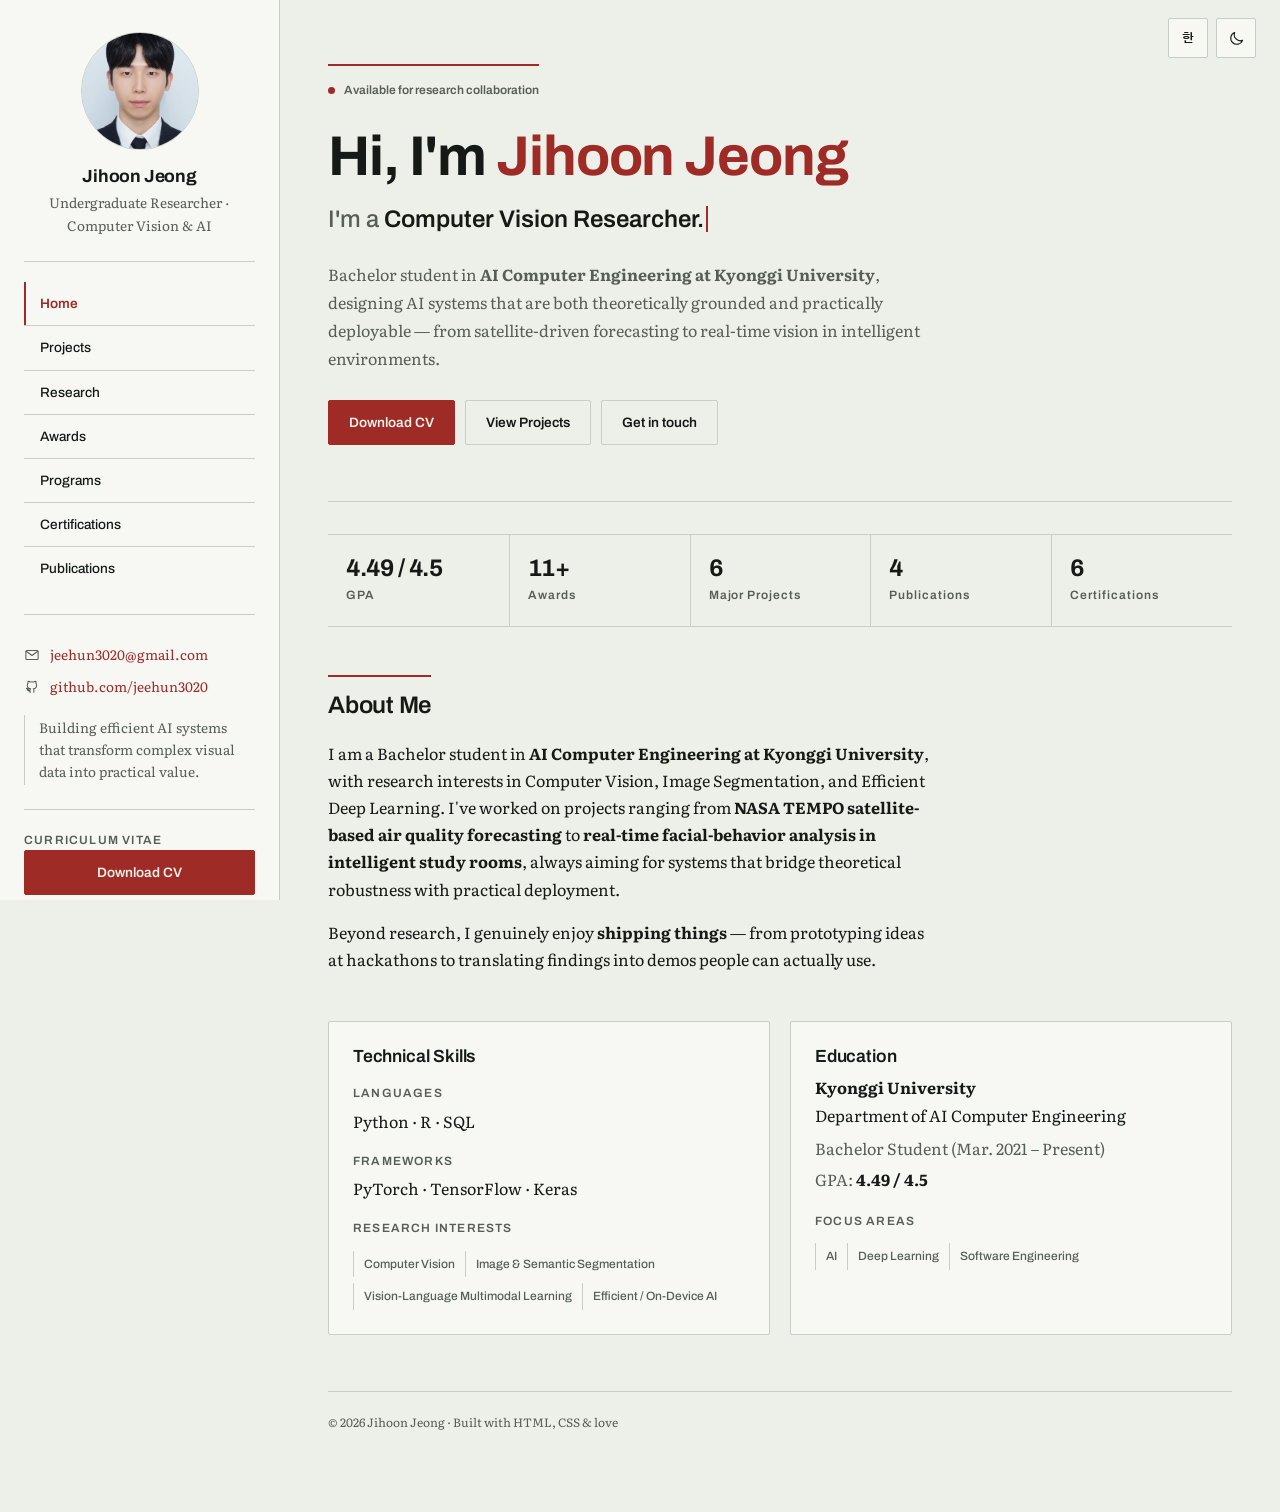
<file: index.html>
<!DOCTYPE html>
<html lang="ko">
<head>
<meta charset="UTF-8" />
<meta name="viewport" content="width=device-width, initial-scale=1" />
<title data-ko="정지훈 — 포트폴리오">Jihoon Jeong — Portfolio</title>
<meta name="description" content="Jihoon Jeong — Undergraduate Researcher in Computer Vision &amp; AI." />
<link rel="icon" href="assets/profile.jpg" type="image/jpeg" />
<link rel="preconnect" href="https://fonts.googleapis.com">
<link rel="preconnect" href="https://fonts.gstatic.com" crossorigin>
<link href="https://fonts.googleapis.com/css2?family=Archivo:wght@500;600;700&family=Gothic+A1:wght@400;500;600;700&family=Literata:opsz,wght@7..72,400;7..72,600&family=Noto+Serif+KR:wght@400;600&display=swap" rel="stylesheet">
<link rel="stylesheet" href="css/styles.css?v=4" />
</head>
<body>

<button class="menu-btn" aria-label="Toggle menu"><svg viewBox="0 0 24 24" fill="none" stroke="currentColor" stroke-width="1.6" stroke-linecap="round" aria-hidden="true"><path d="M4 7h16M4 12h16M4 17h16"/></svg></button>
<button class="theme-toggle" aria-label="Toggle theme"><svg viewBox="0 0 24 24" fill="none" stroke="currentColor" stroke-width="1.6" stroke-linecap="round" stroke-linejoin="round" aria-hidden="true"><path d="M20.5 14.6A8.6 8.6 0 0 1 9.4 3.5a8.6 8.6 0 1 0 11.1 11.1z"/></svg></button>
<button class="lang-toggle" aria-label="Switch language">한</button>

<div class="layout">

  <!-- ============== Sidebar ============== -->
  <aside class="sidebar">
    <div class="sidebar-profile">
      <img class="profile-img" src="assets/profile.jpg" alt="Jihoon Jeong" />
      <h2 class="profile-name" data-ko="정지훈">Jihoon Jeong</h2>
      <p class="profile-role" data-ko="학부 연구생 · 컴퓨터 비전 &amp; AI">Undergraduate Researcher · Computer Vision &amp; AI</p>
    </div>

    <nav class="sidebar-section">
      <ul class="sidebar-nav">
        <li><a href="index.html" data-ko="홈">Home</a></li>
        <li><a href="projects.html" data-ko="프로젝트">Projects</a></li>
        <li><a href="research.html" data-ko="연구">Research</a></li>
        <li><a href="awards.html" data-ko="수상">Awards</a></li>
        <li><a href="programs.html" data-ko="프로그램">Programs</a></li>
        <li><a href="certifications.html" data-ko="자격증">Certifications</a></li>
        <li><a href="publications.html" data-ko="논문">Publications</a></li>
      </ul>
    </nav>

    <div class="sidebar-section">
      <div class="contact-item"><span class="icon"><svg viewBox="0 0 24 24" fill="none" stroke="currentColor" stroke-width="1.6" stroke-linecap="round" stroke-linejoin="round" aria-hidden="true"><rect x="2.8" y="5.2" width="18.4" height="13.6" rx="1.5"/><path d="m3.4 6.4 8.6 6.4 8.6-6.4"/></svg></span> <a href="mailto:jeehun3020@gmail.com">jeehun3020@gmail.com</a></div>
      <div class="contact-item"><span class="icon"><svg viewBox="0 0 24 24" fill="none" stroke="currentColor" stroke-width="1.6" stroke-linecap="round" stroke-linejoin="round" aria-hidden="true"><path d="M9.2 20.4v-2.7c-3 .6-3.8-1.3-3.8-1.3-.5-1.2-1.2-1.6-1.2-1.6-1-.7.1-.7.1-.7 1.1.1 1.7 1.1 1.7 1.1 1 1.7 2.6 1.2 3.2.9.1-.7.4-1.2.7-1.5-2.4-.3-4.9-1.2-4.9-5.4 0-1.2.4-2.2 1.1-2.9-.1-.3-.5-1.4.1-2.9 0 0 .9-.3 3 1.1a10.3 10.3 0 0 1 5.5 0c2.1-1.4 3-1.1 3-1.1.6 1.5.2 2.6.1 2.9.7.7 1.1 1.7 1.1 2.9 0 4.2-2.5 5.1-4.9 5.4.4.3.8 1 .8 2.1v3.1"/></svg></span> <a href="https://github.com/jeehun3020" target="_blank" rel="noopener">github.com/jeehun3020</a></div>

      <div class="sidebar-info" data-ko="복잡한 시각 데이터를 실질적인 가치로 바꾸는 효율적인 AI 시스템을 만듭니다.">
        Building efficient AI systems that transform complex visual data into practical value.
      </div>
    </div>

    <div class="sidebar-section">
      <div class="skill-label" style="margin-top:0;" data-ko="이력서 (CV)">Curriculum Vitae</div>
      <div class="btn-row">
        <a class="btn btn-primary btn-block" href="assets/Jihoon_Jeong_CV.pdf" download data-ko="CV 다운로드">Download CV</a>
      </div>
    </div>
  </aside>

  <!-- ============== Main ============== -->
  <main class="main">
    <div class="container">

      <!-- Interactive Hero -->
      <section class="hero-xl">
        <div class="hero-status" data-ko="&lt;span class=&quot;pulse&quot;&gt;&lt;/span&gt; 연구 협업 가능"><span class="pulse"></span> Available for research collaboration</div>

        <h1 class="hero-name" data-ko="안녕하세요, &lt;span class=&quot;grad&quot;&gt;정지훈&lt;/span&gt;입니다">
          Hi, I'm <span class="grad">Jihoon Jeong</span>
        </h1>

        <p class="hero-roles">
          <span data-ko="저는">I'm a</span>
          <span class="typed" data-typewriter='[
            "Computer Vision Researcher.",
            "AI Engineer.",
            "Vision-Language Multimodal Learner.",
            "Efficient On-Device AI Builder.",
            "Lifelong Learner."
          ]' data-ko-typewriter='[
            "컴퓨터 비전 연구자입니다.",
            "AI 엔지니어입니다.",
            "비전-언어 멀티모달 학습자입니다.",
            "효율적인 온디바이스 AI 개발자입니다.",
            "평생 배우는 사람입니다."
          ]'></span>
        </p>

        <p class="hero-bio" data-ko="&lt;b&gt;경기대학교 AI컴퓨터공학부&lt;/b&gt; 학부생으로, 이론적으로 탄탄하면서 실제로 배포 가능한 AI 시스템을 설계합니다 — 위성 데이터 기반 예측부터 지능형 공간의 실시간 비전까지.">
          Bachelor student in <b>AI Computer Engineering at Kyonggi University</b>,
          designing AI systems that are both theoretically grounded and practically
          deployable — from satellite-driven forecasting to real-time vision in
          intelligent environments.
        </p>

        <div class="hero-cta">
          <a class="btn btn-primary" href="assets/Jihoon_Jeong_CV.pdf" download data-ko="CV 다운로드">Download CV</a>
          <a class="btn" href="projects.html" data-ko="프로젝트 보기">View Projects</a>
          <a class="btn" href="mailto:jeehun3020@gmail.com" data-ko="연락하기">Get in touch</a>
        </div>
      </section>

      <!-- Stats / Counters -->
      <section class="stats" style="margin-top:32px;">
        <div class="stat">
          <div class="stat-value">4.49 / 4.5</div>
          <div class="stat-label" data-ko="학점">GPA</div>
        </div>
        <div class="stat">
          <div class="stat-value">11+</div>
          <div class="stat-label" data-ko="수상">Awards</div>
        </div>
        <div class="stat">
          <div class="stat-value">6</div>
          <div class="stat-label" data-ko="주요 프로젝트">Major Projects</div>
        </div>
        <div class="stat">
          <div class="stat-value">4</div>
          <div class="stat-label" data-ko="논문">Publications</div>
        </div>
        <div class="stat">
          <div class="stat-value">6</div>
          <div class="stat-label" data-ko="자격증">Certifications</div>
        </div>
      </section>

      <!-- About -->
      <section class="section reveal">
        <h2 data-ko="소개">About Me</h2>
        <p data-ko="저는 &lt;b&gt;경기대학교 AI컴퓨터공학부&lt;/b&gt; 학부생으로, 컴퓨터 비전, 이미지 분할, 효율적 딥러닝을 연구합니다. &lt;b&gt;NASA TEMPO 위성 기반 대기질 예측&lt;/b&gt;부터 &lt;b&gt;지능형 독서실의 실시간 얼굴·행동 분석&lt;/b&gt;까지, 이론적 견고함과 실제 배포를 잇는 시스템을 지향합니다.">
          I am a Bachelor student in <b>AI Computer Engineering at Kyonggi University</b>,
          with research interests in Computer Vision, Image Segmentation, and Efficient
          Deep Learning. I've worked on projects ranging from <b>NASA TEMPO satellite-based
          air quality forecasting</b> to <b>real-time facial-behavior analysis in
          intelligent study rooms</b>, always aiming for systems that bridge theoretical
          robustness with practical deployment.
        </p>
        <p data-ko="연구 외에도 저는 &lt;b&gt;무언가를 실제로 만들어 내놓는 일&lt;/b&gt;을 좋아합니다 — 해커톤에서 아이디어를 프로토타이핑하는 것부터, 연구 결과를 사람들이 직접 써볼 수 있는 데모로 옮기는 것까지.">
          Beyond research, I genuinely enjoy <b>shipping things</b> — from prototyping ideas
          at hackathons to translating findings into demos people can actually use.
        </p>
      </section>

      <!-- Skills + Education -->
      <section class="section col-2 reveal">
        <div class="card">
          <h3 data-ko="기술 스택">Technical Skills</h3>
          <div class="skill-label" data-ko="언어">Languages</div>
          <ul class="skill-list">
            <li>Python · R · SQL</li>
          </ul>
          <div class="skill-label" data-ko="프레임워크">Frameworks</div>
          <ul class="skill-list">
            <li>PyTorch · TensorFlow · Keras</li>
          </ul>
          <div class="skill-label" data-ko="연구 관심 분야">Research Interests</div>
          <div class="tag-row">
            <span class="tag shimmer" data-ko="컴퓨터 비전">Computer Vision</span>
            <span class="tag shimmer" data-ko="이미지 &amp; 시맨틱 분할">Image &amp; Semantic Segmentation</span>
            <span class="tag shimmer" data-ko="비전-언어 멀티모달 학습">Vision-Language Multimodal Learning</span>
            <span class="tag shimmer" data-ko="효율적 / 온디바이스 AI">Efficient / On-Device AI</span>
          </div>
        </div>

        <div class="card">
          <h3 data-ko="학력">Education</h3>
          <p style="margin-bottom:6px;" data-ko="&lt;b&gt;경기대학교&lt;/b&gt;&lt;br/&gt;AI컴퓨터공학부"><b>Kyonggi University</b><br/>Department of AI Computer Engineering</p>
          <ul class="skill-list" style="color:var(--text-muted);">
            <li data-ko="학부 재학 (2021.03 – 현재)">Bachelor Student (Mar. 2021 – Present)</li>
            <li data-ko="학점: &lt;b style=&quot;color:var(--text);&quot;&gt;4.49 / 4.5&lt;/b&gt;">GPA: <b style="color:var(--text);">4.49 / 4.5</b></li>
          </ul>
          <div class="skill-label" style="margin-top:18px;" data-ko="중점 분야">Focus Areas</div>
          <div class="tag-row">
            <span class="tag shimmer">AI</span>
            <span class="tag shimmer" data-ko="딥러닝">Deep Learning</span>
            <span class="tag shimmer" data-ko="소프트웨어 공학">Software Engineering</span>
          </div>
        </div>
      </section>

      <footer class="footer" data-ko="© 2026 정지훈 · HTML, CSS 그리고 애정으로 만들었습니다">© 2026 Jihoon Jeong · Built with HTML, CSS &amp; love</footer>
    </div>
  </main>
</div>

<script src="js/i18n.js?v=1"></script>
<script src="js/main.js?v=4"></script>
</body>
</html>
</file>
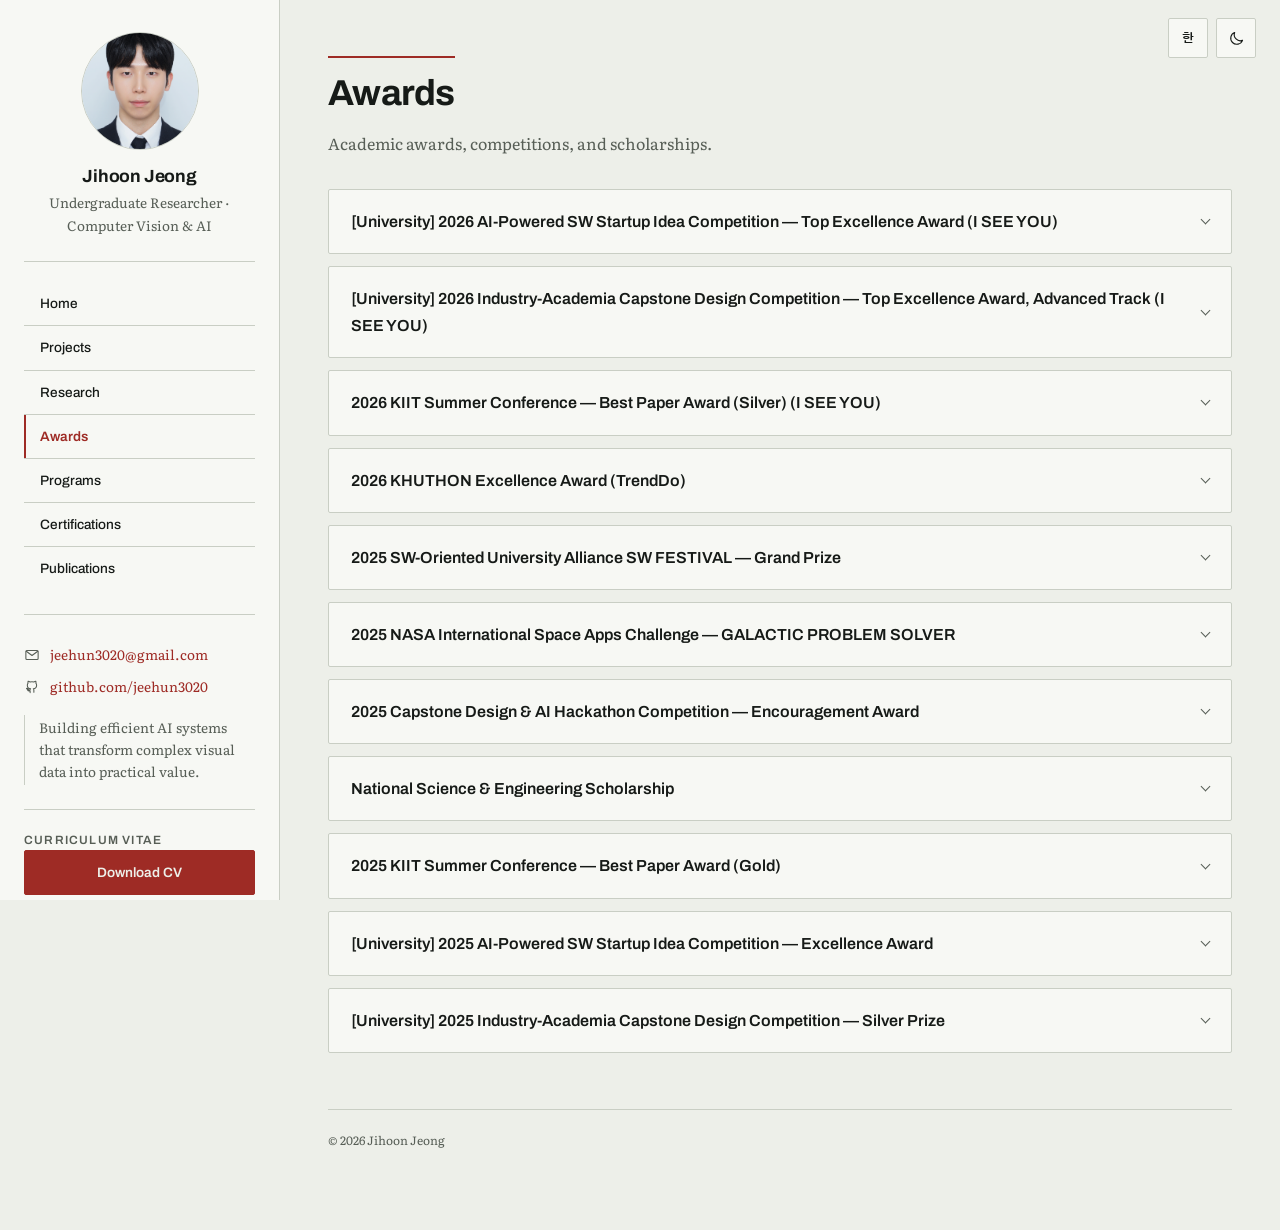
<file: awards.html>
<!DOCTYPE html>
<html lang="ko">
<head>
<meta charset="UTF-8" />
<meta name="viewport" content="width=device-width, initial-scale=1" />
<title data-ko="수상 — 정지훈">Awards — Jihoon Jeong</title>
<link rel="icon" href="assets/profile.jpg" type="image/jpeg" />
<link rel="preconnect" href="https://fonts.googleapis.com">
<link rel="preconnect" href="https://fonts.gstatic.com" crossorigin>
<link href="https://fonts.googleapis.com/css2?family=Archivo:wght@500;600;700&family=Gothic+A1:wght@400;500;600;700&family=Literata:opsz,wght@7..72,400;7..72,600&family=Noto+Serif+KR:wght@400;600&display=swap" rel="stylesheet">
<link rel="stylesheet" href="css/styles.css?v=4" />
<style>
  /* Awards-specific accordion */
  .award {
    background: var(--surface);
    border: 1px solid var(--border);
    border-radius: var(--radius);
    margin-bottom: 12px;
    overflow: hidden;
    transition: border-color 0.12s var(--ease);
  }
  .award:hover { border-color: var(--accent); }
  .award summary {
    list-style: none;
    cursor: pointer;
    padding: 18px 22px;
    display: flex;
    align-items: center;
    gap: 14px;
    font-family: Archivo, 'Gothic A1', sans-serif;
    font-weight: 600;
  }
  .award summary::-webkit-details-marker { display: none; }
  /* A drawn chevron, not a glyph */
  .award summary::after {
    content: "";
    margin-left: auto;
    flex: none;
    width: 7px;
    height: 7px;
    border-right: 1.5px solid var(--text-muted);
    border-bottom: 1.5px solid var(--text-muted);
    transform: translateY(-2px) rotate(45deg);
    transition: transform 0.18s var(--ease);
  }
  .award[open] summary::after { transform: translateY(2px) rotate(225deg); }
  .award .body {
    padding: 0 22px 22px;
  }
  /* Height snaps (animating it is off-limits); the content fades in under the chevron */
  .award[open] .body { animation: fadeIn 200ms var(--ease); }
  .award .meta {
    color: var(--text-muted);
    font-size: 0.85rem;
    margin: 0 0 12px;
  }
  .award .body img {
    border-radius: var(--radius-sm);
    border: 1px solid var(--border);
    cursor: zoom-in;
    margin-top: 8px;
  }

</style>
</head>
<body>

<button class="menu-btn" aria-label="Toggle menu"><svg viewBox="0 0 24 24" fill="none" stroke="currentColor" stroke-width="1.6" stroke-linecap="round" aria-hidden="true"><path d="M4 7h16M4 12h16M4 17h16"/></svg></button>
<button class="theme-toggle" aria-label="Toggle theme"><svg viewBox="0 0 24 24" fill="none" stroke="currentColor" stroke-width="1.6" stroke-linecap="round" stroke-linejoin="round" aria-hidden="true"><path d="M20.5 14.6A8.6 8.6 0 0 1 9.4 3.5a8.6 8.6 0 1 0 11.1 11.1z"/></svg></button>
<button class="lang-toggle" aria-label="Switch language">한</button>

<div class="layout">
  <aside class="sidebar">
    <div class="sidebar-profile">
      <img class="profile-img" src="assets/profile.jpg" alt="Jihoon Jeong" />
      <h2 class="profile-name" data-ko="정지훈">Jihoon Jeong</h2>
      <p class="profile-role" data-ko="학부 연구생 · 컴퓨터 비전 &amp; AI">Undergraduate Researcher · Computer Vision &amp; AI</p>
    </div>
    <nav class="sidebar-section">
      <ul class="sidebar-nav">
        <li><a href="index.html" data-ko="홈">Home</a></li>
        <li><a href="projects.html" data-ko="프로젝트">Projects</a></li>
        <li><a href="research.html" data-ko="연구">Research</a></li>
        <li><a href="awards.html" data-ko="수상">Awards</a></li>
        <li><a href="programs.html" data-ko="프로그램">Programs</a></li>
        <li><a href="certifications.html" data-ko="자격증">Certifications</a></li>
        <li><a href="publications.html" data-ko="논문">Publications</a></li>
      </ul>
    </nav>
    <div class="sidebar-section">
      <div class="contact-item"><span class="icon"><svg viewBox="0 0 24 24" fill="none" stroke="currentColor" stroke-width="1.6" stroke-linecap="round" stroke-linejoin="round" aria-hidden="true"><rect x="2.8" y="5.2" width="18.4" height="13.6" rx="1.5"/><path d="m3.4 6.4 8.6 6.4 8.6-6.4"/></svg></span> <a href="mailto:jeehun3020@gmail.com">jeehun3020@gmail.com</a></div>
      <div class="contact-item"><span class="icon"><svg viewBox="0 0 24 24" fill="none" stroke="currentColor" stroke-width="1.6" stroke-linecap="round" stroke-linejoin="round" aria-hidden="true"><path d="M9.2 20.4v-2.7c-3 .6-3.8-1.3-3.8-1.3-.5-1.2-1.2-1.6-1.2-1.6-1-.7.1-.7.1-.7 1.1.1 1.7 1.1 1.7 1.1 1 1.7 2.6 1.2 3.2.9.1-.7.4-1.2.7-1.5-2.4-.3-4.9-1.2-4.9-5.4 0-1.2.4-2.2 1.1-2.9-.1-.3-.5-1.4.1-2.9 0 0 .9-.3 3 1.1a10.3 10.3 0 0 1 5.5 0c2.1-1.4 3-1.1 3-1.1.6 1.5.2 2.6.1 2.9.7.7 1.1 1.7 1.1 2.9 0 4.2-2.5 5.1-4.9 5.4.4.3.8 1 .8 2.1v3.1"/></svg></span> <a href="https://github.com/jeehun3020" target="_blank" rel="noopener">github.com/jeehun3020</a></div>
      <div class="sidebar-info" data-ko="복잡한 시각 데이터를 실질적인 가치로 바꾸는 효율적인 AI 시스템을 만듭니다.">Building efficient AI systems that transform complex visual data into practical value.</div>
    </div>
    <div class="sidebar-section">
      <div class="skill-label" style="margin-top:0;" data-ko="이력서 (CV)">Curriculum Vitae</div>
      <div class="btn-row">
        <a class="btn btn-primary btn-block" href="assets/Jihoon_Jeong_CV.pdf" download data-ko="CV 다운로드">Download CV</a>
      </div>
    </div>
  </aside>

  <main class="main">
    <div class="container">
      <header class="page-header">
        <h1 data-ko="수상">Awards</h1>
        <p class="subtitle" data-ko="학술 수상, 경진대회, 장학금.">Academic awards, competitions, and scholarships.</p>
      </header>

      <details class="award reveal">
        <summary data-ko="[교내] 2026학년도 AI-Powered SW상상기업 경진대회 최우수상 (I SEE YOU)"> [University] 2026 AI-Powered SW Startup Idea Competition — Top Excellence Award (I SEE YOU)</summary>
        <div class="body">
          <p class="meta" data-ko="&lt;b&gt;경기대학교 소프트웨어중심대학사업단&lt;/b&gt; · 2026년 10월 2일"><b>Kyonggi University SW-Oriented University Project</b> · Oct. 2, 2026</p>
          <p style="margin:0 0 10px;" data-ko="&lt;i&gt;I SEE YOU: 멀티모달 AI 기반 콘텐츠 신뢰성 검증 플랫폼.&lt;/i&gt; 대표로 최종 발표를 맡았습니다."><i>I SEE YOU: a multimodal AI platform for verifying content trustworthiness.</i> I presented as team lead.</p>
          <span style="display:inline-flex; align-items:center; padding:6px 0 6px 12px; border-left:2px solid var(--accent); color:var(--accent); font-family:Archivo,'Gothic A1',sans-serif; font-size:0.75rem; font-weight:700; letter-spacing:0.1em; text-transform:uppercase;" data-ko="최우수상">Top Excellence Award</span>
          <p style="margin:14px 0 0;" data-ko="&lt;a href=&quot;projects.html&quot; style=&quot;color:var(--accent); font-weight:600;&quot;&gt;→ I SEE YOU 프로젝트 자세히 보기&lt;/a&gt;"><a href="projects.html" style="color:var(--accent); font-weight:600;">→ See the I SEE YOU project in detail</a></p>
          <img src="assets/awards/isy_ssg_2026.jpg" alt="Certificate: 2026 AI-Powered SW Startup Idea Competition, Top Excellence Award" loading="lazy" style="max-width:360px; margin-top:14px;" />
        </div>
      </details>

      <details class="award reveal">
        <summary data-ko="[교내] 2026학년도 산학협력 캡스톤디자인 경진대회 최우수상 · 심화 부문 (I SEE YOU)"> [University] 2026 Industry-Academia Capstone Design Competition — Top Excellence Award, Advanced Track (I SEE YOU)</summary>
        <div class="body">
          <p class="meta" data-ko="&lt;b&gt;경기대학교 SW중심대학사업단&lt;/b&gt; · 2026년 7월 3일 · 심화 부문"><b>Kyonggi University SW-Oriented University Project</b> · Jul. 3, 2026 · Advanced track</p>
          <p style="margin:0 0 10px;" data-ko="&lt;i&gt;I SEE YOU의 바탕이 된 멀티모달 콘텐츠 검증 시스템. 2026 한국정보기술학회에서도 우수논문상(은상)을 받았습니다.&lt;/i&gt;"><i>The multimodal content-verification system behind I SEE YOU, also published at KIIT 2026 (Best Paper, Silver).</i></p>
          <span style="display:inline-flex; align-items:center; padding:6px 0 6px 12px; border-left:2px solid var(--accent); color:var(--accent); font-family:Archivo,'Gothic A1',sans-serif; font-size:0.75rem; font-weight:700; letter-spacing:0.1em; text-transform:uppercase;" data-ko="최우수상">Top Excellence Award</span>
          <p style="margin:14px 0 0;" data-ko="&lt;a href=&quot;projects.html&quot; style=&quot;color:var(--accent); font-weight:600;&quot;&gt;→ I SEE YOU 프로젝트 자세히 보기&lt;/a&gt;"><a href="projects.html" style="color:var(--accent); font-weight:600;">→ See the I SEE YOU project in detail</a></p>
          <img src="assets/awards/isy_capstone_2026.jpg" alt="Certificate: 2026 Industry-Academia Capstone Design Competition, Top Excellence Award (Advanced track)" loading="lazy" style="max-width:360px; margin-top:14px;" />
        </div>
      </details>

      <details class="award reveal">
        <summary data-ko="2026 한국정보기술학회 하계 종합학술대회 우수논문상(은상) (I SEE YOU)"> 2026 KIIT Summer Conference — Best Paper Award (Silver) (I SEE YOU)</summary>
        <div class="body">
          <p class="meta" data-ko="&lt;b&gt;한국정보기술학회, 대한민국&lt;/b&gt; · 2026년 6월 6일 · 대학생 논문경진대회"><b>Korea Institute of Information Technology, Korea</b> · Jun. 6, 2026 · Undergraduate Paper Competition</p>
          <p style="margin:0 0 10px;" data-ko="&lt;i&gt;「멀티모달 AI 정합성 기반 콘텐츠 검증 시스템」 — I SEE YOU 프로젝트를 논문으로 정리했습니다. 제1저자.&lt;/i&gt;"><i>“Content Verification System Based on Multimodal AI Consistency” — the I SEE YOU system written up as a paper. First author.</i></p>
          <span style="display:inline-flex; align-items:center; padding:6px 0 6px 12px; border-left:2px solid var(--accent); color:var(--accent); font-family:Archivo,'Gothic A1',sans-serif; font-size:0.75rem; font-weight:700; letter-spacing:0.1em; text-transform:uppercase;" data-ko="우수논문상 (은상)">Best Paper Award (Silver)</span>
          <p style="margin:14px 0 0;" data-ko="&lt;a href=&quot;projects.html&quot; style=&quot;color:var(--accent); font-weight:600;&quot;&gt;→ I SEE YOU 프로젝트&lt;/a&gt; &amp;nbsp;·&amp;nbsp; &lt;a href=&quot;publications.html&quot; style=&quot;color:var(--accent); font-weight:600;&quot;&gt;→ 논문 보기&lt;/a&gt;"><a href="projects.html" style="color:var(--accent); font-weight:600;">→ The I SEE YOU project</a> &nbsp;·&nbsp; <a href="publications.html" style="color:var(--accent); font-weight:600;">→ The paper</a></p>
          <img src="assets/awards/kiit_best_paper_2026.jpg" alt="Certificate: 2026 KIIT Best Paper Award, Silver" loading="lazy" style="max-width:360px; margin-top:14px;" />
        </div>
      </details>

      <details class="award reveal">
        <summary data-ko="2026 KHUTHON 우수상 (TrendDo)"> 2026 KHUTHON Excellence Award (TrendDo)</summary>
        <div class="body">
          <p class="meta" data-ko="&lt;b&gt;AI·SW 해커톤 khuthon 2026&lt;/b&gt; (경기대·경희대·단국대·아주대 공동) · 2026년 5월 9일"><b>AI·SW Hackathon khuthon 2026</b> (Kyonggi, Kyung Hee, Dankook &amp; Ajou Universities) · May 9, 2026</p>
          <p style="margin:0 0 10px;" data-ko="&lt;i&gt;TrendDo: 보는 유행을, 함께 해보는 문화로 — AI 문화 순환 플랫폼.&lt;br/&gt;팀 AI-Powered Rangers, 4인 (김시은 · 윤정아 · &lt;b style=&quot;color:var(--text);&quot;&gt;정지훈&lt;/b&gt; · 한수민)&lt;/i&gt;"><i>TrendDo: from trends you watch to culture you live — an AI culture-circulation platform.<br/>
          Team AI-Powered Rangers, four members (Sieun Kim · Jeongah Yoon · <b style="color:var(--text);">Jihoon Jeong</b> · Sumin Han)</i></p>
          <span style="display:inline-flex; align-items:center; padding:6px 0 6px 12px; border-left:2px solid var(--accent); color:var(--accent); font-family:Archivo,'Gothic A1',sans-serif; font-size:0.75rem; font-weight:700; letter-spacing:0.1em; text-transform:uppercase;" data-ko="우수상">Excellence Award</span>
          <p style="margin:8px 0 0;" data-ko="&lt;a href=&quot;projects.html&quot; style=&quot;color:var(--accent); font-weight:600;&quot;&gt;→ TrendDo 프로젝트 자세히 보기&lt;/a&gt;"><a href="projects.html" style="color:var(--accent); font-weight:600;">→ See the TrendDo project in detail</a></p>
          <img src="assets/awards/khuthon_2026.jpg" alt="Certificate: khuthon 2026 Excellence Award" loading="lazy" style="max-width:360px; margin-top:14px;" />
        </div>
      </details>

      <details class="award reveal">
        <summary data-ko="2025 SW중심대학 연합 SW FESTIVAL 대상"> 2025 SW-Oriented University Alliance SW FESTIVAL — Grand Prize</summary>
        <div class="body">
          <p class="meta" data-ko="&lt;b&gt;SW중심대학연합, 대한민국&lt;/b&gt; · 2025년 11월"><b>SW-Oriented University Alliance, Korea</b> · Nov. 2025</p>
          <img src="assets/awards/sw_festival_2025.jpg" alt="SW Festival 2025" />
        </div>
      </details>

      <details class="award reveal">
        <summary> 2025 NASA International Space Apps Challenge — GALACTIC PROBLEM SOLVER</summary>
        <div class="body">
          <p class="meta" data-ko="&lt;b&gt;NASA, 대한민국&lt;/b&gt; · 2025년 10월"><b>NASA, Korea</b> · Oct. 2025</p>
          <img src="assets/awards/nasa_space_apps_2025.png" alt="NASA Space Apps 2025" />
        </div>
      </details>

      <details class="award reveal">
        <summary data-ko="2025 캡스톤 디자인 및 AI 해커톤 경진대회 장려상"> 2025 Capstone Design &amp; AI Hackathon Competition — Encouragement Award</summary>
        <div class="body">
          <p class="meta" data-ko="&lt;b&gt;한국컴퓨터교육학회, 대한민국&lt;/b&gt; · 2025년 10월"><b>Korea Association of Computer Education, Korea</b> · Oct. 2025</p>
          <img src="assets/awards/capstone_ai_hackathon_2025.png" alt="Capstone AI Hackathon 2025" />
        </div>
      </details>

      <details class="award reveal">
        <summary data-ko="국가우수장학금(이공계)"> National Science &amp; Engineering Scholarship</summary>
        <div class="body">
          <p class="meta" data-ko="&lt;b&gt;과학기술정보통신부 · 한국장학재단&lt;/b&gt; · 2025년 10월"><b>Ministry of Science and ICT (MSIT), Korea Scholarship Foundation</b> · Oct. 2025</p>
          <p data-ko="&lt;i&gt;3·4학년 등록금 전액 지원 장학금&lt;/i&gt;"><i>Full tuition scholarship for junior and senior years</i></p>
          <img src="assets/awards/scholarship_msit.jpg" alt="MSIT Scholarship" />
        </div>
      </details>

      <details class="award reveal">
        <summary data-ko="2025 한국정보기술학회 하계 종합학술대회 우수논문상(금상)"> 2025 KIIT Summer Conference — Best Paper Award (Gold)</summary>
        <div class="body">
          <p class="meta" data-ko="&lt;b&gt;한국정보기술학회, 대한민국&lt;/b&gt; · 2025년 6월"><b>Korea Institute of Information Technology, Korea</b> · Jun. 2025</p>
          <img src="assets/awards/kiit_best_paper_2025.png" alt="KIIT Best Paper 2025" />
        </div>
      </details>

      <details class="award reveal">
        <summary data-ko="[교내] 2025 AI-Powered SW상상기업 경진대회 우수상"> [University] 2025 AI-Powered SW Startup Idea Competition — Excellence Award</summary>
        <div class="body">
          <p class="meta" data-ko="&lt;b&gt;경기대학교&lt;/b&gt; · 2025년 10월"><b>Kyonggi University</b> · Oct. 2025</p>
          <img src="assets/awards/sw_startup_award_2025.png" alt="SW Startup Award 2025" />
        </div>
      </details>

      <details class="award reveal">
        <summary data-ko="[교내] 2025 산학협력 캡스톤디자인 경진대회 은상"> [University] 2025 Industry-Academia Capstone Design Competition — Silver Prize</summary>
        <div class="body">
          <p class="meta" data-ko="&lt;b&gt;경기대학교&lt;/b&gt; · 2025년 7월"><b>Kyonggi University</b> · Jul. 2025</p>
          <img src="assets/awards/capstone_industry_2025.png" alt="Capstone Industry 2025" />
        </div>
      </details>

      <footer class="footer" data-ko="© 2026 정지훈">© 2026 Jihoon Jeong</footer>
    </div>
  </main>
</div>

<script src="js/i18n.js?v=1"></script>
<script src="js/main.js?v=4"></script>
<script>
  // make award images zoomable
  document.querySelectorAll('.award .body img').forEach(img => img.dataset.zoom = 'true');
</script>
</body>
</html>
</file>
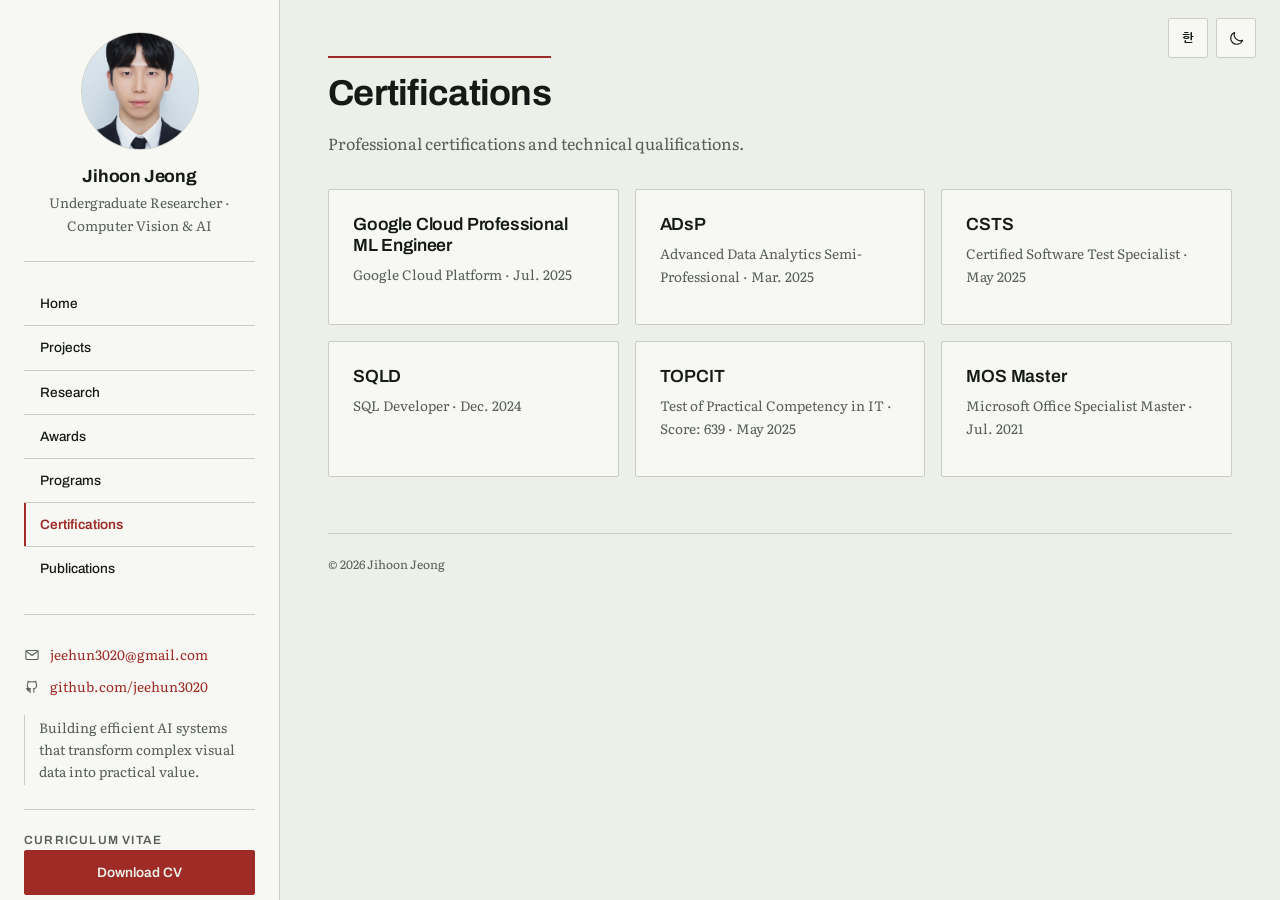
<file: certifications.html>
<!DOCTYPE html>
<html lang="ko">
<head>
<meta charset="UTF-8" />
<meta name="viewport" content="width=device-width, initial-scale=1" />
<title data-ko="자격증 — 정지훈">Certifications — Jihoon Jeong</title>
<link rel="icon" href="assets/profile.jpg" type="image/jpeg" />
<link rel="preconnect" href="https://fonts.googleapis.com">
<link rel="preconnect" href="https://fonts.gstatic.com" crossorigin>
<link href="https://fonts.googleapis.com/css2?family=Archivo:wght@500;600;700&family=Gothic+A1:wght@400;500;600;700&family=Literata:opsz,wght@7..72,400;7..72,600&family=Noto+Serif+KR:wght@400;600&display=swap" rel="stylesheet">
<link rel="stylesheet" href="css/styles.css?v=4" />
</head>
<body>

<button class="menu-btn" aria-label="Toggle menu"><svg viewBox="0 0 24 24" fill="none" stroke="currentColor" stroke-width="1.6" stroke-linecap="round" aria-hidden="true"><path d="M4 7h16M4 12h16M4 17h16"/></svg></button>
<button class="theme-toggle" aria-label="Toggle theme"><svg viewBox="0 0 24 24" fill="none" stroke="currentColor" stroke-width="1.6" stroke-linecap="round" stroke-linejoin="round" aria-hidden="true"><path d="M20.5 14.6A8.6 8.6 0 0 1 9.4 3.5a8.6 8.6 0 1 0 11.1 11.1z"/></svg></button>
<button class="lang-toggle" aria-label="Switch language">한</button>

<div class="layout">
  <aside class="sidebar">
    <div class="sidebar-profile">
      <img class="profile-img" src="assets/profile.jpg" alt="Jihoon Jeong" />
      <h2 class="profile-name" data-ko="정지훈">Jihoon Jeong</h2>
      <p class="profile-role" data-ko="학부 연구생 · 컴퓨터 비전 &amp; AI">Undergraduate Researcher · Computer Vision &amp; AI</p>
    </div>
    <nav class="sidebar-section">
      <ul class="sidebar-nav">
        <li><a href="index.html" data-ko="홈">Home</a></li>
        <li><a href="projects.html" data-ko="프로젝트">Projects</a></li>
        <li><a href="research.html" data-ko="연구">Research</a></li>
        <li><a href="awards.html" data-ko="수상">Awards</a></li>
        <li><a href="programs.html" data-ko="프로그램">Programs</a></li>
        <li><a href="certifications.html" data-ko="자격증">Certifications</a></li>
        <li><a href="publications.html" data-ko="논문">Publications</a></li>
      </ul>
    </nav>
    <div class="sidebar-section">
      <div class="contact-item"><span class="icon"><svg viewBox="0 0 24 24" fill="none" stroke="currentColor" stroke-width="1.6" stroke-linecap="round" stroke-linejoin="round" aria-hidden="true"><rect x="2.8" y="5.2" width="18.4" height="13.6" rx="1.5"/><path d="m3.4 6.4 8.6 6.4 8.6-6.4"/></svg></span> <a href="mailto:jeehun3020@gmail.com">jeehun3020@gmail.com</a></div>
      <div class="contact-item"><span class="icon"><svg viewBox="0 0 24 24" fill="none" stroke="currentColor" stroke-width="1.6" stroke-linecap="round" stroke-linejoin="round" aria-hidden="true"><path d="M9.2 20.4v-2.7c-3 .6-3.8-1.3-3.8-1.3-.5-1.2-1.2-1.6-1.2-1.6-1-.7.1-.7.1-.7 1.1.1 1.7 1.1 1.7 1.1 1 1.7 2.6 1.2 3.2.9.1-.7.4-1.2.7-1.5-2.4-.3-4.9-1.2-4.9-5.4 0-1.2.4-2.2 1.1-2.9-.1-.3-.5-1.4.1-2.9 0 0 .9-.3 3 1.1a10.3 10.3 0 0 1 5.5 0c2.1-1.4 3-1.1 3-1.1.6 1.5.2 2.6.1 2.9.7.7 1.1 1.7 1.1 2.9 0 4.2-2.5 5.1-4.9 5.4.4.3.8 1 .8 2.1v3.1"/></svg></span> <a href="https://github.com/jeehun3020" target="_blank" rel="noopener">github.com/jeehun3020</a></div>
      <div class="sidebar-info" data-ko="복잡한 시각 데이터를 실질적인 가치로 바꾸는 효율적인 AI 시스템을 만듭니다.">Building efficient AI systems that transform complex visual data into practical value.</div>
    </div>
    <div class="sidebar-section">
      <div class="skill-label" style="margin-top:0;" data-ko="이력서 (CV)">Curriculum Vitae</div>
      <div class="btn-row">
        <a class="btn btn-primary btn-block" href="assets/Jihoon_Jeong_CV.pdf" download data-ko="CV 다운로드">Download CV</a>
      </div>
    </div>
  </aside>

  <main class="main">
    <div class="container">
      <header class="page-header">
        <h1 data-ko="자격증">Certifications</h1>
        <p class="subtitle" data-ko="전문 자격증 및 기술 자격.">Professional certifications and technical qualifications.</p>
      </header>

      <section class="card-grid">
        <article class="card card-clickable reveal" data-modal="modal-gcp">
          <h2>Google Cloud Professional ML Engineer</h2>
          <p class="meta" data-ko="구글 클라우드 플랫폼 · 2025년 7월">Google Cloud Platform · Jul. 2025</p>
        </article>
        <article class="card card-clickable reveal" data-modal="modal-adsp">
          <h2>ADsP</h2>
          <p class="meta" data-ko="데이터분석 준전문가 · 2025년 3월">Advanced Data Analytics Semi-Professional · Mar. 2025</p>
        </article>
        <article class="card card-clickable reveal" data-modal="modal-csts">
          <h2>CSTS</h2>
          <p class="meta" data-ko="소프트웨어 테스트 전문가 · 2025년 5월">Certified Software Test Specialist · May 2025</p>
        </article>
        <article class="card card-clickable reveal" data-modal="modal-sqld">
          <h2>SQLD</h2>
          <p class="meta" data-ko="SQL 개발자 · 2024년 12월">SQL Developer · Dec. 2024</p>
        </article>
        <article class="card card-clickable reveal" data-modal="modal-topcit">
          <h2>TOPCIT</h2>
          <p class="meta" data-ko="IT 실무 역량 평가 · 점수: 639 · 2025년 5월">Test of Practical Competency in IT · Score: 639 · May 2025</p>
        </article>
        <article class="card card-clickable reveal" data-modal="modal-mos">
          <h2>MOS Master</h2>
          <p class="meta" data-ko="마이크로소프트 오피스 스페셜리스트 마스터 · 2021년 7월">Microsoft Office Specialist Master · Jul. 2021</p>
        </article>
      </section>

      <footer class="footer" data-ko="© 2026 정지훈">© 2026 Jihoon Jeong</footer>
    </div>
  </main>
</div>

<!-- Modals -->
<div class="modal-backdrop" id="modal-gcp">
  <div class="modal">
    <button class="modal-close" aria-label="Close"><svg viewBox="0 0 24 24" fill="none" stroke="currentColor" stroke-width="1.7" stroke-linecap="round" aria-hidden="true"><path d="M6.5 6.5l11 11M17.5 6.5l-11 11"/></svg></button>
    <h2>Google Cloud Professional Machine Learning Engineer</h2>
    <p data-ko="&lt;b&gt;구글 클라우드 플랫폼&lt;/b&gt; 위에서 머신러닝 모델을 설계·구축·운영하는 능력을 검증하는 전문가 등급 자격증입니다.">A professional-level certification validating the ability to design, build, and productionize machine learning models on <b>Google Cloud Platform</b>.</p>
    <h3 data-ko="핵심 역량">Key Competencies</h3>
    <ul>
      <li data-ko="GCP 기반 엔드투엔드 ML 시스템 설계">End-to-end ML system design on GCP</li>
      <li data-ko="Vertex AI 모델 학습 · 배포 · 모니터링">Vertex AI model training, deployment, and monitoring</li>
      <li data-ko="피처 엔지니어링 &amp; 데이터 파이프라인">Feature engineering &amp; data pipelines</li>
      <li data-ko="책임 있는 AI 및 MLOps 실무">Responsible AI and MLOps practices</li>
    </ul>
    <div class="meta-line"><span data-ko="취득: 2025년 7월">Issued: Jul. 2025</span></div>
  </div>
</div>

<div class="modal-backdrop" id="modal-csts">
  <div class="modal">
    <button class="modal-close" aria-label="Close"><svg viewBox="0 0 24 24" fill="none" stroke="currentColor" stroke-width="1.7" stroke-linecap="round" aria-hidden="true"><path d="M6.5 6.5l11 11M17.5 6.5l-11 11"/></svg></button>
    <h2>CSTS (Certified Software Test Specialist)</h2>
    <p data-ko="소프트웨어 테스트 이론, 테스트 설계 기법, 품질 보증 프로세스에 중점을 둔 전문 자격증입니다.">A professional certification focused on software testing theory, test design techniques, and quality assurance processes.</p>
    <h3 data-ko="다루는 범위">Coverage</h3>
    <ul>
      <li data-ko="소프트웨어 테스트 생명주기">Software testing life cycle</li>
      <li data-ko="블랙박스 &amp; 화이트박스 테스트">Black-box &amp; white-box testing</li>
      <li data-ko="테스트 케이스 설계 및 결함 관리">Test case design and defect management</li>
    </ul>
    <div class="meta-line"><span data-ko="취득: 2025년 5월">Issued: May 2025</span></div>
  </div>
</div>

<div class="modal-backdrop" id="modal-topcit">
  <div class="modal">
    <button class="modal-close" aria-label="Close"><svg viewBox="0 0 24 24" fill="none" stroke="currentColor" stroke-width="1.7" stroke-linecap="round" aria-hidden="true"><path d="M6.5 6.5l11 11M17.5 6.5l-11 11"/></svg></button>
    <h2>TOPCIT (Test Of Practical Competency in IT)</h2>
    <p data-ko="문제 해결 능력과 실무 공학 역량을 측정하는 국가 공인 IT 역량 평가입니다.">A nationally recognized IT competency assessment measuring problem-solving ability and practical engineering skills.</p>
    <h3 data-ko="주요 항목">Highlights</h3>
    <ul>
      <li data-ko="소프트웨어 개발 &amp; 데이터 분석">Software development &amp; data analysis</li>
      <li data-ko="시스템 아키텍처 이해">System architecture understanding</li>
      <li data-ko="실무 문제 해결 평가">Practical problem-solving assessment</li>
    </ul>
    <div class="meta-line"><span data-ko="점수: 639">Score: 639</span><span data-ko="취득: 2025년 5월">Issued: May 2025</span></div>
  </div>
</div>

<div class="modal-backdrop" id="modal-adsp">
  <div class="modal">
    <button class="modal-close" aria-label="Close"><svg viewBox="0 0 24 24" fill="none" stroke="currentColor" stroke-width="1.7" stroke-linecap="round" aria-hidden="true"><path d="M6.5 6.5l11 11M17.5 6.5l-11 11"/></svg></button>
    <h2>ADsP (Advanced Data Analytics Semi-Professional)</h2>
    <p data-ko="&lt;b&gt;한국데이터산업진흥원&lt;/b&gt;에서 발급하는 데이터 분석 자격증입니다. 데이터 분석과 통계의 기초 지식을 검증합니다.">A data analytics certification issued by the <b>Korea Data Agency</b>, validating foundational knowledge in data analysis and statistics.</p>
    <h3 data-ko="다루는 범위">Coverage</h3>
    <ul>
      <li data-ko="데이터 전처리 &amp; 탐색적 분석(EDA)">Data preprocessing &amp; EDA</li>
      <li data-ko="통계 분석">Statistical analysis</li>
      <li data-ko="데이터 기반 의사결정">Data-driven decision making</li>
    </ul>
    <div class="meta-line"><span data-ko="취득: 2025년 3월">Issued: Mar. 2025</span></div>
  </div>
</div>

<div class="modal-backdrop" id="modal-sqld">
  <div class="modal">
    <button class="modal-close" aria-label="Close"><svg viewBox="0 0 24 24" fill="none" stroke="currentColor" stroke-width="1.7" stroke-linecap="round" aria-hidden="true"><path d="M6.5 6.5l11 11M17.5 6.5l-11 11"/></svg></button>
    <h2>SQLD (SQL Developer)</h2>
    <p data-ko="SQL 기반 데이터 모델링, 쿼리 작성, 데이터베이스 관리 역량을 검증하는 자격증입니다.">A certification verifying proficiency in SQL-based data modeling, querying, and database management.</p>
    <h3 data-ko="다루는 범위">Coverage</h3>
    <ul>
      <li data-ko="관계형 데이터 모델링">Relational data modeling</li>
      <li data-ko="고급 SQL 쿼리">Advanced SQL queries</li>
      <li data-ko="데이터베이스 무결성 및 최적화">Database integrity and optimization</li>
    </ul>
    <div class="meta-line"><span data-ko="취득: 2024년 12월">Issued: Dec. 2024</span></div>
  </div>
</div>

<div class="modal-backdrop" id="modal-mos">
  <div class="modal">
    <button class="modal-close" aria-label="Close"><svg viewBox="0 0 24 24" fill="none" stroke="currentColor" stroke-width="1.7" stroke-linecap="round" aria-hidden="true"><path d="M6.5 6.5l11 11M17.5 6.5l-11 11"/></svg></button>
    <h2>MOS Master (Microsoft Office Specialist Master)</h2>
    <p data-ko="여러 마이크로소프트 오피스 프로그램에 걸친 고급 활용 능력을 입증하는 마스터 등급 자격증입니다.">A master-level certification demonstrating advanced proficiency across multiple Microsoft Office applications.</p>
    <h3 data-ko="포함 프로그램">Included Applications</h3>
    <ul>
      <li data-ko="워드 · 엑셀 · 파워포인트 · 아웃룩">Word, Excel, PowerPoint, Outlook</li>
      <li data-ko="고급 문서 및 데이터 처리">Advanced document and data handling</li>
    </ul>
    <div class="meta-line"><span data-ko="취득: 2021년 7월">Issued: Jul. 2021</span></div>
  </div>
</div>

<script src="js/i18n.js?v=1"></script>
<script src="js/main.js?v=4"></script>
</body>
</html>
</file>
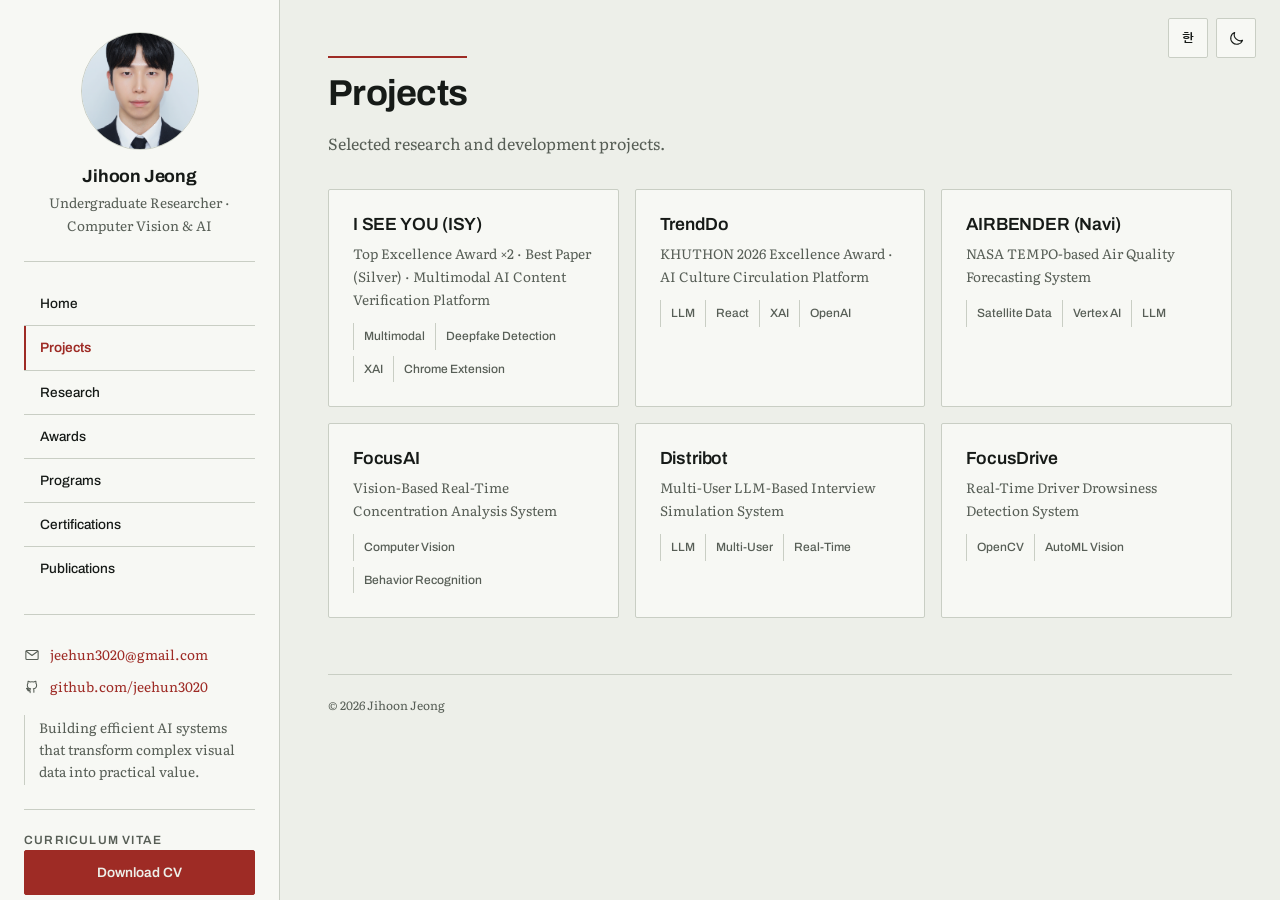
<file: projects.html>
<!DOCTYPE html>
<html lang="ko">
<head>
<meta charset="UTF-8" />
<meta name="viewport" content="width=device-width, initial-scale=1" />
<title data-ko="프로젝트 — 정지훈">Projects — Jihoon Jeong</title>
<link rel="icon" href="assets/profile.jpg" type="image/jpeg" />
<link rel="preconnect" href="https://fonts.googleapis.com">
<link rel="preconnect" href="https://fonts.gstatic.com" crossorigin>
<link href="https://fonts.googleapis.com/css2?family=Archivo:wght@500;600;700&family=Gothic+A1:wght@400;500;600;700&family=Literata:opsz,wght@7..72,400;7..72,600&family=Noto+Serif+KR:wght@400;600&display=swap" rel="stylesheet">
<link rel="stylesheet" href="css/styles.css?v=4" />
</head>
<body>

<button class="menu-btn" aria-label="Toggle menu"><svg viewBox="0 0 24 24" fill="none" stroke="currentColor" stroke-width="1.6" stroke-linecap="round" aria-hidden="true"><path d="M4 7h16M4 12h16M4 17h16"/></svg></button>
<button class="theme-toggle" aria-label="Toggle theme"><svg viewBox="0 0 24 24" fill="none" stroke="currentColor" stroke-width="1.6" stroke-linecap="round" stroke-linejoin="round" aria-hidden="true"><path d="M20.5 14.6A8.6 8.6 0 0 1 9.4 3.5a8.6 8.6 0 1 0 11.1 11.1z"/></svg></button>
<button class="lang-toggle" aria-label="Switch language">한</button>

<div class="layout">
  <aside class="sidebar">
    <div class="sidebar-profile">
      <img class="profile-img" src="assets/profile.jpg" alt="Jihoon Jeong" />
      <h2 class="profile-name" data-ko="정지훈">Jihoon Jeong</h2>
      <p class="profile-role" data-ko="학부 연구생 · 컴퓨터 비전 &amp; AI">Undergraduate Researcher · Computer Vision &amp; AI</p>
    </div>
    <nav class="sidebar-section">
      <ul class="sidebar-nav">
        <li><a href="index.html" data-ko="홈">Home</a></li>
        <li><a href="projects.html" data-ko="프로젝트">Projects</a></li>
        <li><a href="research.html" data-ko="연구">Research</a></li>
        <li><a href="awards.html" data-ko="수상">Awards</a></li>
        <li><a href="programs.html" data-ko="프로그램">Programs</a></li>
        <li><a href="certifications.html" data-ko="자격증">Certifications</a></li>
        <li><a href="publications.html" data-ko="논문">Publications</a></li>
      </ul>
    </nav>
    <div class="sidebar-section">
      <div class="contact-item"><span class="icon"><svg viewBox="0 0 24 24" fill="none" stroke="currentColor" stroke-width="1.6" stroke-linecap="round" stroke-linejoin="round" aria-hidden="true"><rect x="2.8" y="5.2" width="18.4" height="13.6" rx="1.5"/><path d="m3.4 6.4 8.6 6.4 8.6-6.4"/></svg></span> <a href="mailto:jeehun3020@gmail.com">jeehun3020@gmail.com</a></div>
      <div class="contact-item"><span class="icon"><svg viewBox="0 0 24 24" fill="none" stroke="currentColor" stroke-width="1.6" stroke-linecap="round" stroke-linejoin="round" aria-hidden="true"><path d="M9.2 20.4v-2.7c-3 .6-3.8-1.3-3.8-1.3-.5-1.2-1.2-1.6-1.2-1.6-1-.7.1-.7.1-.7 1.1.1 1.7 1.1 1.7 1.1 1 1.7 2.6 1.2 3.2.9.1-.7.4-1.2.7-1.5-2.4-.3-4.9-1.2-4.9-5.4 0-1.2.4-2.2 1.1-2.9-.1-.3-.5-1.4.1-2.9 0 0 .9-.3 3 1.1a10.3 10.3 0 0 1 5.5 0c2.1-1.4 3-1.1 3-1.1.6 1.5.2 2.6.1 2.9.7.7 1.1 1.7 1.1 2.9 0 4.2-2.5 5.1-4.9 5.4.4.3.8 1 .8 2.1v3.1"/></svg></span> <a href="https://github.com/jeehun3020" target="_blank" rel="noopener">github.com/jeehun3020</a></div>
      <div class="sidebar-info" data-ko="복잡한 시각 데이터를 실질적인 가치로 바꾸는 효율적인 AI 시스템을 만듭니다.">Building efficient AI systems that transform complex visual data into practical value.</div>
    </div>
    <div class="sidebar-section">
      <div class="skill-label" style="margin-top:0;" data-ko="이력서 (CV)">Curriculum Vitae</div>
      <div class="btn-row">
        <a class="btn btn-primary btn-block" href="assets/Jihoon_Jeong_CV.pdf" download data-ko="CV 다운로드">Download CV</a>
      </div>
    </div>
  </aside>

  <main class="main">
    <div class="container">
      <header class="page-header">
        <h1 data-ko="프로젝트">Projects</h1>
        <p class="subtitle" data-ko="주요 연구 및 개발 프로젝트.">Selected research and development projects.</p>
      </header>

      <section class="card-grid">
        <article class="card card-clickable reveal" data-modal="modal-isy">
          <h2>I SEE YOU (ISY)</h2>
          <p class="meta" data-ko="최우수상 2관왕 · 우수논문상(은상) · 멀티모달 AI 기반 콘텐츠 신뢰성 검증 플랫폼">Top Excellence Award ×2 · Best Paper (Silver) · Multimodal AI Content Verification Platform</p>
          <div class="tag-row">
            <span class="tag" data-ko="멀티모달">Multimodal</span>
            <span class="tag" data-ko="딥페이크 탐지">Deepfake Detection</span>
            <span class="tag">XAI</span>
            <span class="tag" data-ko="크롬 확장">Chrome Extension</span>
          </div>
        </article>

        <article class="card card-clickable reveal" data-modal="modal-trendo">
          <h2>TrendDo</h2>
          <p class="meta" data-ko="KHUTHON 2026 우수상 · AI 문화 순환 플랫폼">KHUTHON 2026 Excellence Award · AI Culture Circulation Platform</p>
          <div class="tag-row">
            <span class="tag">LLM</span>
            <span class="tag">React</span>
            <span class="tag">XAI</span>
            <span class="tag">OpenAI</span>
          </div>
        </article>

        <article class="card card-clickable reveal" data-modal="modal-airbender">
          <h2>AIRBENDER (Navi)</h2>
          <p class="meta" data-ko="NASA TEMPO 위성 기반 대기질 예측 시스템">NASA TEMPO-based Air Quality Forecasting System</p>
          <div class="tag-row">
            <span class="tag" data-ko="위성 데이터">Satellite Data</span>
            <span class="tag">Vertex AI</span>
            <span class="tag">LLM</span>
          </div>
        </article>

        <article class="card card-clickable reveal" data-modal="modal-focusai">
          <h2>FocusAI</h2>
          <p class="meta" data-ko="비전 기반 실시간 집중도 분석 시스템">Vision-Based Real-Time Concentration Analysis System</p>
          <div class="tag-row">
            <span class="tag" data-ko="컴퓨터 비전">Computer Vision</span>
            <span class="tag" data-ko="행동 인식">Behavior Recognition</span>
          </div>
        </article>

        <article class="card card-clickable reveal" data-modal="modal-distribot">
          <h2>Distribot</h2>
          <p class="meta" data-ko="다중 사용자 LLM 기반 면접 시뮬레이션 시스템">Multi-User LLM-Based Interview Simulation System</p>
          <div class="tag-row">
            <span class="tag">LLM</span>
            <span class="tag" data-ko="다중 사용자">Multi-User</span>
            <span class="tag" data-ko="실시간">Real-Time</span>
          </div>
        </article>

        <article class="card card-clickable reveal" data-modal="modal-focusdrive">
          <h2>FocusDrive</h2>
          <p class="meta" data-ko="실시간 운전자 졸음 감지 시스템">Real-Time Driver Drowsiness Detection System</p>
          <div class="tag-row">
            <span class="tag">OpenCV</span>
            <span class="tag">AutoML Vision</span>
          </div>
        </article>
      </section>

      <footer class="footer" data-ko="© 2026 정지훈">© 2026 Jihoon Jeong</footer>
    </div>
  </main>
</div>

<!-- ============== Modals ============== -->
<div class="modal-backdrop" id="modal-isy">
  <div class="modal">
    <button class="modal-close" aria-label="Close"><svg viewBox="0 0 24 24" fill="none" stroke="currentColor" stroke-width="1.7" stroke-linecap="round" aria-hidden="true"><path d="M6.5 6.5l11 11M17.5 6.5l-11 11"/></svg></button>
    <h2 data-ko="I SEE YOU — 눈만으로, 믿을 수 있을까?">I SEE YOU — Can You Trust It by Eye Alone?</h2>
    <div style="display:inline-block; padding:6px 0 6px 12px; border-left:2px solid var(--accent); color:var(--accent); font-family:Archivo,'Gothic A1',sans-serif; font-size:0.75rem; font-weight:700; letter-spacing:0.1em; text-transform:uppercase; margin-bottom:16px;" data-ko="산학협력 캡스톤디자인 경진대회 최우수상 &amp;nbsp;/&amp;nbsp; AI-Powered SW상상기업 경진대회 최우수상 &amp;nbsp;/&amp;nbsp; 한국정보기술학회 우수논문상(은상)">Top Excellence Award · Industry-Academia Capstone Design &nbsp;/&nbsp; Top Excellence Award · AI-Powered SW Startup Idea &nbsp;/&nbsp; Best Paper (Silver) · KIIT 2026</div>

    <p data-ko="&lt;b&gt;I SEE YOU (ISY)&lt;/b&gt;는 콘텐츠를 믿어도 되는지 확인하는 멀티모달 플랫폼입니다. 기존 탐지기는 파일 하나에 대해 &lt;i&gt;AI가 만들었는가?&lt;/i&gt;만 묻습니다. ISY는 여기에 더해 입 모양과 음성, 장면과 자막처럼 콘텐츠 사이가 서로 맞는지까지 보고, 그렇게 판단한 근거를 항상 함께 보여줍니다. &lt;b&gt;Detect + Verify + Explain&lt;/b&gt;. 결과는 근거가 붙은 추가 검토 위험 신호이고, 최종 판단은 사람이 합니다."><b>I SEE YOU (ISY)</b> is a multimodal platform for checking whether content can be trusted. Most detectors answer one question about one file: <i>is this AI-generated?</i> ISY also asks whether the pieces of a post agree with each other — lips with voice, scene with caption — and always shows why. <b>Detect + Verify + Explain</b>: it returns a review-risk signal with evidence, and a person makes the final call.</p>
    <p style="color:var(--text-muted);" data-ko="지금 필요한 이유: 2026년 4월 대전 오월드에서 탈출한 늑대 ‘늑구’의 AI 생성 제보 사진 한 장 때문에 수색 범위가 넓어지고 인근 학교가 휴교했습니다. 중고거래 사기에서도 생성형 AI로 상품 사진을 위조합니다. 2026년 1월 시행된 AI 기본법이 생성물 표시를 의무화했지만, 잘라 쓰거나 다시 올리면 표시는 사라집니다. ISY는 표시가 아니라 콘텐츠 자체를 봅니다.">Why now: in April 2026 an AI-generated sighting photo of a wolf that escaped a Daejeon zoo widened the search and closed nearby schools, and marketplace scams now forge product photos with generative AI. Korea’s AI Basic Act (Jan. 2026) requires labels on AI output, but labels vanish when content is cropped or re-uploaded. ISY looks at the content itself.</p>

    <div class="gallery">
      <img src="assets/projects/isy_heatmap.jpg" alt="ISY web service: Grad-CAM heatmap over an uploaded photo showing where the model responded" loading="lazy" />
      <img src="assets/projects/isy_mouth.jpg" alt="ISY web service: comparing the score when the mouth region is masked" loading="lazy" />
      <img src="assets/projects/isy_extension.jpg" alt="ISY Chrome extension labelling YouTube thumbnails with risk signals" loading="lazy" />
    </div>

    <h3 data-ko="구조">How It Works</h3>
    <ul>
      <li data-ko="&lt;b&gt;이미지&lt;/b&gt; — RGB 스트림과 FFT 주파수 스트림을 따로 학습한 EfficientNet-B4를 late fusion으로 결합합니다. 고주파 스파이크로 생성 흔적을 잡고, Grad-CAM 히트맵을 근거로 보여줍니다."><b>Image</b> — EfficientNet-B4 with separate RGB and FFT streams joined by late fusion; high-frequency spikes reveal generation traces. Grad-CAM heatmap as evidence.</li>
      <li data-ko="&lt;b&gt;영상&lt;/b&gt; &lt;span style=&quot;color:var(--accent);&quot;&gt;(제 담당)&lt;/span&gt; — EfficientNet-B0 프레임 분류기 7개를 앙상블하고, 자막·워터마크가 지름길이 되지 않도록 text-mask를 씌웠으며, 프레임 차이 기반 시간축 특징을 더했습니다. 의심 구간을 타임라인에 표시합니다."><b>Video</b> <span style="color:var(--accent);">(my module)</span> — a seven-model EfficientNet-B0 frame ensemble with a text mask so subtitles and watermarks can’t become shortcuts, plus frame-difference temporal features. Flags suspicious segments on a timeline.</li>
      <li data-ko="&lt;b&gt;텍스트&lt;/b&gt; — 영어는 LoRA를 적용한 DeBERTa-v3, 한국어는 LOG-AID 방법론으로 Qwen2.5-7B의 로짓 분포에서 surprisal·entropy·JSD·log-rank 등 6개 통계 특징을 뽑아 로지스틱 회귀로 판별합니다. 문장 단위로 근거를 보여줍니다."><b>Text</b> — English: DeBERTa-v3 with LoRA. Korean: the LOG-AID method — six logit statistics (surprisal, entropy, JSD, log-rank…) from Qwen2.5-7B into logistic regression. Evidence per sentence.</li>
      <li data-ko="&lt;b&gt;멀티모달 정합성&lt;/b&gt; — OpenCLIP·FLAVA(프레임 ↔ 텍스트 의미), BLIP + NLI(자막 ↔ 장면 논리), AVSync(입술 ↔ 음성 동기화), 주파수 융합, SceneGraph GCN을 따로 봅니다. pre-check로 입력 품질을 먼저 재서, 흐리거나 소리 없는 입력은 가중치를 낮춥니다."><b>Multimodal consistency</b> — OpenCLIP and FLAVA (frame ↔ text), BLIP + NLI (caption ↔ scene logic), AVSync (lips ↔ voice), frequency fusion and a SceneGraph GCN. A pre-check scores input quality so blurry or silent inputs carry less weight.</li>
      <li data-ko="&lt;b&gt;결합&lt;/b&gt; — 사용할 수 있는 모달의 생성 확률과 모달 간 불일치 위험도를 신뢰도 가중 평균으로 합쳐 하나의 추가 검토 위험 점수를 만듭니다."><b>Fusion</b> — each usable modality’s fake probability and the cross-modal inconsistency risk are combined by reliability-weighted averaging into one review-risk score.</li>
    </ul>

    <h3 data-ko="성능">Measured Performance</h3>
    <div style="overflow-x:auto; border-top:1px solid var(--border);">
      <table style="width:100%; border-collapse:collapse; font-family:Archivo,'Gothic A1',sans-serif; font-size:0.85rem; white-space:nowrap;">
        <thead><tr><th style="padding:8px 10px; border-bottom:1px solid var(--border); text-align:left; font-size:0.75rem; letter-spacing:0.08em; color:var(--text-muted);" data-ko="모듈">Module</th><th style="padding:8px 10px; border-bottom:1px solid var(--border); text-align:left; font-size:0.75rem; letter-spacing:0.08em; color:var(--text-muted);" data-ko="평가 데이터">Evaluation data</th><th style="padding:8px 10px; border-bottom:1px solid var(--border); text-align:right; font-size:0.75rem; letter-spacing:0.08em; color:var(--text-muted);">ACC</th><th style="padding:8px 10px; border-bottom:1px solid var(--border); text-align:right; font-size:0.75rem; letter-spacing:0.08em; color:var(--text-muted);">AUC</th><th style="padding:8px 10px; border-bottom:1px solid var(--border); text-align:right; font-size:0.75rem; letter-spacing:0.08em; color:var(--text-muted);">F1</th></tr></thead>
        <tbody>
          <tr><td style="padding:8px 10px; border-bottom:1px solid var(--border); text-align:left;" data-ko="이미지">Image</td><td style="padding:8px 10px; border-bottom:1px solid var(--border); text-align:left;" data-ko="전체 이미지 2,463장 · 얼굴 9,000장">2,463 full images · 9,000 faces</td><td style="padding:8px 10px; border-bottom:1px solid var(--border); text-align:right;">0.946</td><td style="padding:8px 10px; border-bottom:1px solid var(--border); text-align:right;">0.987</td><td style="padding:8px 10px; border-bottom:1px solid var(--border); text-align:right;">0.946</td></tr>
          <tr><td style="padding:8px 10px; border-bottom:1px solid var(--border); text-align:left;" data-ko="영상">Video</td><td style="padding:8px 10px; border-bottom:1px solid var(--border); text-align:left;" data-ko="논문 미기재">not reported</td><td style="padding:8px 10px; border-bottom:1px solid var(--border); text-align:right;">0.755</td><td style="padding:8px 10px; border-bottom:1px solid var(--border); text-align:right;">0.830</td><td style="padding:8px 10px; border-bottom:1px solid var(--border); text-align:right;">0.755</td></tr>
          <tr><td style="padding:8px 10px; border-bottom:1px solid var(--border); text-align:left;" data-ko="텍스트 · 영어">Text · English</td><td style="padding:8px 10px; border-bottom:1px solid var(--border); text-align:left;" data-ko="DAIGT-V4">DAIGT-V4</td><td style="padding:8px 10px; border-bottom:1px solid var(--border); text-align:right;">0.958</td><td style="padding:8px 10px; border-bottom:1px solid var(--border); text-align:right;">0.914</td><td style="padding:8px 10px; border-bottom:1px solid var(--border); text-align:right;">0.961</td></tr>
          <tr><td style="padding:8px 10px; border-bottom:1px solid var(--border); text-align:left;" data-ko="텍스트 · 한국어">Text · Korean</td><td style="padding:8px 10px; border-bottom:1px solid var(--border); text-align:left;" data-ko="KatFish (ACL 2025)">KatFish (ACL 2025)</td><td style="padding:8px 10px; border-bottom:1px solid var(--border); text-align:right;">0.842</td><td style="padding:8px 10px; border-bottom:1px solid var(--border); text-align:right;">0.921</td><td style="padding:8px 10px; border-bottom:1px solid var(--border); text-align:right;">0.892</td></tr>
          <tr><td style="padding:8px 10px; border-bottom:1px solid var(--border); text-align:left;" data-ko="멀티모달 정합성">Multimodal consistency</td><td style="padding:8px 10px; border-bottom:1px solid var(--border); text-align:left;" data-ko="논문 미기재">not reported</td><td style="padding:8px 10px; border-bottom:1px solid var(--border); text-align:right;">0.890</td><td style="padding:8px 10px; border-bottom:1px solid var(--border); text-align:right;">0.957</td><td style="padding:8px 10px; border-bottom:1px solid var(--border); text-align:right;">0.885</td></tr>
        </tbody>
      </table>
    </div>
    <p style="color:var(--text-muted); font-size:0.85rem; margin-top:10px;" data-ko="KIIT 2026 논문의 평가셋 기준 수치이며, 실제 서비스 정확도가 아닙니다. 영상이 가장 약한데, 프레임 단위 분류라 시간축 흔적을 충분히 보지 못하기 때문입니다. 시간축 특징 보강이 제 다음 과제입니다.">Evaluation-set results from our KIIT 2026 paper, not accuracy in the live service. Video is the weakest module because frame-level classification misses temporal traces — strengthening temporal features is my next task.</p>

    <h3 data-ko="시연">Demo</h3>
    <p style="font-size:0.85rem; color:var(--text-muted); margin-bottom:8px;" data-ko="웹 서비스 · 이미지 분석 (64초): 업로드, 히트맵, 입 주변을 가렸을 때의 비교, 주파수 패턴, 그리고 대조용 비생성 사진.">Web service · image analysis (64 s): upload, heatmap, masked-mouth comparison, frequency pattern, and a non-generated photo for contrast.</p>
    <video class="demo" src="assets/projects/isy_demo_image.mp4" poster="assets/projects/isy_upload.jpg" controls muted playsinline preload="none"></video>
    <p style="font-size:0.85rem; color:var(--text-muted); margin:18px 0 8px;" data-ko="크롬 확장 (21초): 유튜브 홈 화면의 썸네일을 그 자리에서 차례로 분석하고, 페이지 단위로 위험 신호를 집계합니다.">Chrome extension (21 s): analyses every thumbnail on the YouTube home page in place and tallies risk signals per page.</p>
    <video class="demo" src="assets/projects/isy_demo_extension.mp4" poster="assets/projects/isy_extension.jpg" controls muted playsinline preload="none"></video>
    <p style="font-size:0.85rem; color:var(--text-muted); margin-top:8px;" data-ko="화면의 점수는 추가 검토 위험 신호이며 진위 판정이 아닙니다.">Scores shown are review-risk signals, not verdicts of authenticity.</p>

    <h3 data-ko="역할 &amp;amp; 팀">Role &amp; Team</h3>
    <p data-ko="&lt;b&gt;대표&lt;/b&gt;이자 영상 탐지 모듈 담당. 팀 구성: 대표·영상 &lt;b&gt;정지훈&lt;/b&gt; · 이미지 1팀 류지호(크롬 확장 개발) · 이미지 2팀 이원석 · 텍스트 김상현 · 멀티모달 윤정아(XAI 구현) · 프론트엔드 김현진 · 크롬 확장 보안 신동건 · 경영 이우진 · 베타 테스터 강준언, 김다연, 김하정, 박소언. 지도교수 이진영(경기대학교 AI컴퓨터공학부)."><b>Team lead</b> and owner of the video-detection module, in a team of nine: two image teams (one also built the Chrome extension), text, multimodal XAI, frontend, extension security, and business, plus beta testers. Advisor: Prof. Jinyoung Lee, Kyonggi University.</p>
    <p data-ko="&lt;a href=&quot;publications.html&quot;&gt;→ 기반 논문: 「멀티모달 AI 정합성 기반 콘텐츠 검증 시스템」 (2026 한국정보기술학회, 우수논문상 은상)&lt;/a&gt;"><a href="publications.html">→ The paper behind it: “Content Verification System Based on Multimodal AI Consistency” (KIIT 2026, Best Paper Silver)</a></p>

    <h3 data-ko="기술 스택">Tech Stack</h3>
    <div class="tag-row" style="margin-top:8px;">
      <span class="tag">PyTorch</span><span class="tag">EfficientNet</span><span class="tag">Grad-CAM</span><span class="tag">DeBERTa-v3</span><span class="tag">Qwen2.5</span><span class="tag">OpenCLIP</span><span class="tag">FLAVA</span><span class="tag">BLIP</span><span class="tag">React</span><span class="tag">FastAPI</span><span class="tag">PostgreSQL</span><span class="tag">Chrome Extension</span>
    </div>
  </div>
</div>

<div class="modal-backdrop" id="modal-trendo">
  <div class="modal">
    <button class="modal-close" aria-label="Close"><svg viewBox="0 0 24 24" fill="none" stroke="currentColor" stroke-width="1.7" stroke-linecap="round" aria-hidden="true"><path d="M6.5 6.5l11 11M17.5 6.5l-11 11"/></svg></button>
    <h2 data-ko="TrendDo — 보는 유행을 함께 해보는 문화로">TrendDo — From Trends You Watch to Culture You Live</h2>
    <div style="display:inline-block; padding:6px 0 6px 12px; border-left:2px solid var(--accent); color:var(--accent); font-family:Archivo,'Gothic A1',sans-serif; font-size:0.75rem; font-weight:700; letter-spacing:0.1em; text-transform:uppercase; margin-bottom:16px;" data-ko="KHUTHON 2026 우수상">KHUTHON 2026 Excellence Award</div>

    <img src="assets/projects/trendo_overview.jpg" alt="TrendDo brand overview" data-zoom="true" style="width:100%; border-radius:2px; border:1px solid var(--border); margin-bottom:18px; cursor:zoom-in;" />

    <p data-ko="&lt;b&gt;TrendDo&lt;/b&gt;는 AI 문화 순환 플랫폼입니다. 숏폼·알고리즘 안에서 빠르게 소비되고 사라지는 유행을 &lt;b&gt;세대별 언어로 번역&lt;/b&gt;하고, 실제로 해볼 수 있는 &lt;b&gt;ToDo 챌린지&lt;/b&gt;와 &lt;b&gt;지역·전통문화 경험&lt;/b&gt;으로 바꿉니다.">
      <b>TrendDo</b> is an AI culture-circulation platform that <b>translates trends
      into the language of each generation</b> — trends that are consumed and forgotten
      at short-form speed — and converts them into actionable <b>ToDo challenges</b> and
      <b>local / traditional culture experiences</b>.
    </p>
    <p style="color:var(--text-muted); font-size:1rem;" data-ko="&lt;i&gt;&quot;알고리즘은 사람을 더 오래 보게 만들지만, 문화는 더 깊게 경험되게 만들지 못한다.&quot;&lt;/i&gt; — TrendDo는 이 간극을 4단계 루프로 좁힙니다.">
      <i>"Algorithms make people watch longer, but they don't make culture experienced
      more deeply."</i> — TrendDo closes that gap with a four-stage loop.
    </p>

    <h3 data-ko="4단계 문화 루프">The Four-Stage Culture Loop</h3>
    <ul>
      <li data-ko="&lt;b&gt;1. 발견 (Trend Radar)&lt;/b&gt; — YouTube·Naver·seed 데이터에서 유행 자동 수집"><b>1. Discover (Trend Radar)</b> — automatic trend collection from YouTube, Naver, and seed data</li>
      <li data-ko="&lt;b&gt;2. 이해 (Generation Guide)&lt;/b&gt; — 10대 / 30·40대 / 50·60대 / 가족 / 외국인 언어로 번역"><b>2. Understand (Generation Guide)</b> — translated for teens / 30s–40s / 50s–60s / families / foreign visitors</li>
      <li data-ko="&lt;b&gt;3. 행동 (Trend-Do Card)&lt;/b&gt; — 준비물·시간·비용·단계가 있는 ToDo 챌린지로 변환"><b>3. Act (Trend-Do Card)</b> — converted into ToDo challenges with materials, time, cost, and steps</li>
      <li data-ko="&lt;b&gt;4. 재생산 (K-Culture Map / Admin Ops)&lt;/b&gt; — 지역 자산·전통문화와 융합, 문화 데이터화"><b>4. Reproduce (K-Culture Map / Admin Ops)</b> — fused with local assets and traditional culture, turned into cultural data</li>
    </ul>

    <h3 data-ko="핵심 AI 기능">Core AI Features</h3>
    <ul>
      <li data-ko="&lt;b&gt;OpenAI Responses API + Structured Output&lt;/b&gt; — Zod schema로 LLM 출력 검증, fallback 시 &lt;code&gt;provenance_label=demo_seed&lt;/code&gt;로 기록"><b>OpenAI Responses API + Structured Output</b> — LLM output validated with a Zod schema; fallbacks logged as <code>provenance_label=demo_seed</code></li>
      <li data-ko="&lt;b&gt;지역 매칭 XAI 점수&lt;/b&gt; — 카테고리·행동·소재·장소·일정·안전 6요소 기반 설명 가능한 매칭"><b>Explainable regional matching score</b> — six factors: category, action, material, place, schedule, and safety</li>
      <li data-ko="&lt;b&gt;Safety Gate&lt;/b&gt; — 초상권·개인정보·위험 행동·문화 왜곡 가능성 검수, 위험도 high는 자동 승인 차단"><b>Safety Gate</b> — screens for portrait rights, personal data, risky behavior, and cultural distortion; high-risk items are blocked from auto-approval</li>
      <li data-ko="&lt;b&gt;AI Ops Log&lt;/b&gt; — 모든 LLM 실행의 입력·출력·모델명·프롬프트 버전·생성 시간 추적"><b>AI Ops Log</b> — tracks input, output, model name, prompt version, and generation time for every LLM run</li>
      <li data-ko="&lt;b&gt;지자체 제안 메일 초안&lt;/b&gt; — 승인 전 자동 발송 없음, 검수 상태로 생성"><b>Municipal proposal email drafts</b> — generated in a review state, never auto-sent before approval</li>
    </ul>

    <h3 data-ko="지역 융합 예시">Regional Fusion Examples</h3>
    <ul style="color:var(--text-muted); font-size:1rem;">
      <li data-ko="두바이쫀득쿠키 + 강원 → &lt;b style=&quot;color:var(--text);&quot;&gt;감자떡 쫀득 디저트 챌린지&lt;/b&gt;">Dubai chewy cookie + Gangwon → <b style="color:var(--text);">chewy potato-tteok dessert challenge</b></li>
      <li data-ko="포토 챌린지 + 전주 → &lt;b style=&quot;color:var(--text);&quot;&gt;한옥 골목 한 컷 리믹스&lt;/b&gt;">Photo challenge + Jeonju → <b style="color:var(--text);">hanok alley one-shot remix</b></li>
      <li data-ko="러닝크루 + 진주 → &lt;b style=&quot;color:var(--text);&quot;&gt;남강 유등 야간 무브 코스&lt;/b&gt;">Running crew + Jinju → <b style="color:var(--text);">Namgang lantern night move course</b></li>
      <li data-ko="꾸미기 유행 + 전통공예 → &lt;b style=&quot;color:var(--text);&quot;&gt;자개 패턴 키링 리믹스&lt;/b&gt;">Decoration trend + traditional craft → <b style="color:var(--text);">mother-of-pearl pattern keyring remix</b></li>
    </ul>

    <h3 data-ko="스크린샷">Screenshots</h3>
    <div class="gallery">
      <img src="assets/projects/trendo_admin.png" alt="TrendDo 관리자 트렌드 수집 대시보드" />
      <img src="assets/projects/trendo_map.png" alt="TrendDo Trend Flow Map (모바일)" />
    </div>

    <h3 data-ko="역할 &amp; 팀">Role &amp; Team</h3>
    <p data-ko="4인 팀 프로젝트 — 김시은 · 윤정아 · &lt;b&gt;정지훈&lt;/b&gt; · 한수민">4-person team project — Sieun Kim · Jeongah Yoon · <b>Jihoon Jeong</b> · Sumin Han</p>

    <h3 data-ko="기술 스택">Tech Stack</h3>
    <div class="tag-row" style="margin-top:8px;">
      <span class="tag">React</span>
      <span class="tag">TypeScript</span>
      <span class="tag">Vite</span>
      <span class="tag">Tailwind CSS</span>
      <span class="tag">Node.js</span>
      <span class="tag">Express</span>
      <span class="tag">OpenAI Responses API</span>
      <span class="tag">Embeddings</span>
      <span class="tag">Zod</span>
      <span class="tag">YouTube Data API</span>
      <span class="tag">Naver DataLab</span>
      <span class="tag">SQLite</span>
    </div>
  </div>
</div>

<div class="modal-backdrop" id="modal-airbender">
  <div class="modal">
    <button class="modal-close" aria-label="Close"><svg viewBox="0 0 24 24" fill="none" stroke="currentColor" stroke-width="1.7" stroke-linecap="round" aria-hidden="true"><path d="M6.5 6.5l11 11M17.5 6.5l-11 11"/></svg></button>
    <h2>AIRBENDER | Navi</h2>
    <div class="gallery">
      <img src="assets/projects/airbender1.png" alt="AIRBENDER 1" />
      <img src="assets/projects/airbender2.png" alt="AIRBENDER 2" />
      <img src="assets/projects/airbender3.png" alt="AIRBENDER 3" />
      <img src="assets/projects/airbender4.png" alt="AIRBENDER 4" />
    </div>
    <p data-ko="&lt;b&gt;AIRBENDER&lt;/b&gt;는 &lt;b&gt;NASA TEMPO 위성 데이터&lt;/b&gt;로 오존 농도를 예측하는 AI 대기질 시스템입니다. 예측 결과는 개인에게 맞춘 건강 권고로 이어집니다.">
      <b>AIRBENDER</b> is an AI-powered air quality forecasting system leveraging
      <b>NASA TEMPO satellite data</b> to predict ozone levels and provide
      personalized health recommendations.
    </p>
    <ul>
      <li data-ko="위성 &amp; 기상 데이터 융합">Satellite &amp; meteorological data fusion</li>
      <li data-ko="Vertex AI 기반 오존 예측">Vertex AI-based ozone forecasting</li>
      <li data-ko="LLM 기반 개인 맞춤 알림">LLM-driven personalized alerts</li>
    </ul>
    <div class="video-wrap">
      <iframe src="https://www.youtube.com/embed/VvfAQruD_C0" title="AIRBENDER demo" allowfullscreen></iframe>
    </div>
  </div>
</div>

<div class="modal-backdrop" id="modal-focusai">
  <div class="modal">
    <button class="modal-close" aria-label="Close"><svg viewBox="0 0 24 24" fill="none" stroke="currentColor" stroke-width="1.7" stroke-linecap="round" aria-hidden="true"><path d="M6.5 6.5l11 11M17.5 6.5l-11 11"/></svg></button>
    <h2>FocusAI</h2>
    <div class="gallery">
      <img src="assets/projects/focusai_1.png" alt="FocusAI 1" />
      <img src="assets/projects/focusai_2.png" alt="FocusAI 2" />
    </div>
    <p data-ko="&lt;b&gt;FocusAI&lt;/b&gt;는 지능형 학습 환경에서 얼굴 표정과 행동을 감지해 학습자의 집중도를 실시간으로 분석합니다.">
      <b>FocusAI</b> analyzes learner concentration in real time by detecting facial
      expressions and behaviors in intelligent learning environments.
    </p>
    <ul>
      <li data-ko="눈 감음 · 하품 · 고개 움직임 감지">Eye closure, yawning, head movement detection</li>
      <li data-ko="집중도 점수 산출">Focus score calculation</li>
      <li data-ko="학습 시간 분석">Learning time analysis</li>
    </ul>
  </div>
</div>

<div class="modal-backdrop" id="modal-distribot">
  <div class="modal">
    <button class="modal-close" aria-label="Close"><svg viewBox="0 0 24 24" fill="none" stroke="currentColor" stroke-width="1.7" stroke-linecap="round" aria-hidden="true"><path d="M6.5 6.5l11 11M17.5 6.5l-11 11"/></svg></button>
    <h2>Distribot</h2>
    <div class="gallery">
      <img src="assets/projects/distribot_1.png" alt="Distribot 1" />
      <img src="assets/projects/distribot_2.png" alt="Distribot 2" />
      <img src="assets/projects/distribot_3.png" alt="Distribot 3" />
      <img src="assets/projects/distribot_4.png" alt="Distribot 4" />
    </div>
    <p data-ko="&lt;b&gt;Distribot&lt;/b&gt;은 대규모 언어 모델 기반 면접 시뮬레이션 시스템입니다. 여러 사용자를 동시에 받도록 확장됩니다.">
      <b>Distribot</b> is a scalable, multi-user interview simulation system powered by
      large language models.
    </p>
    <ul>
      <li data-ko="실시간 다중 사용자 면접 세션">Real-time multi-user interview sessions</li>
      <li data-ko="LLM 기반 면접관">LLM-based interviewer</li>
      <li data-ko="세션 &amp; 시간 관리">Session &amp; time management</li>
    </ul>
  </div>
</div>

<div class="modal-backdrop" id="modal-focusdrive">
  <div class="modal">
    <button class="modal-close" aria-label="Close"><svg viewBox="0 0 24 24" fill="none" stroke="currentColor" stroke-width="1.7" stroke-linecap="round" aria-hidden="true"><path d="M6.5 6.5l11 11M17.5 6.5l-11 11"/></svg></button>
    <h2>FocusDrive</h2>
    <div class="gallery">
      <img src="assets/projects/focusdrive_1.png" alt="FocusDrive 1" />
      <img src="assets/projects/focusdrive_2.png" alt="FocusDrive 2" />
    </div>
    <p data-ko="&lt;b&gt;FocusDrive&lt;/b&gt;는 웹캠 입력으로 운전자의 졸음을 실시간 감지하고 즉시 경고합니다.">
      <b>FocusDrive</b> detects driver drowsiness in real time using webcam input
      and triggers immediate alerts.
    </p>
    <ul>
      <li data-ko="OpenCV 기반 실시간 프레임 캡처">OpenCV-based real-time frame capture</li>
      <li data-ko="Vertex AI AutoML Vision 분류">Vertex AI AutoML Vision classification</li>
      <li data-ko="즉시 음성 경고">Immediate audio alert</li>
    </ul>
    <div class="video-wrap">
      <iframe src="https://www.youtube.com/embed/XolHcfSMTRQ" title="FocusDrive demo" allowfullscreen></iframe>
    </div>
  </div>
</div>

<script src="js/i18n.js?v=1"></script>
<script src="js/main.js?v=4"></script>
</body>
</html>
</file>
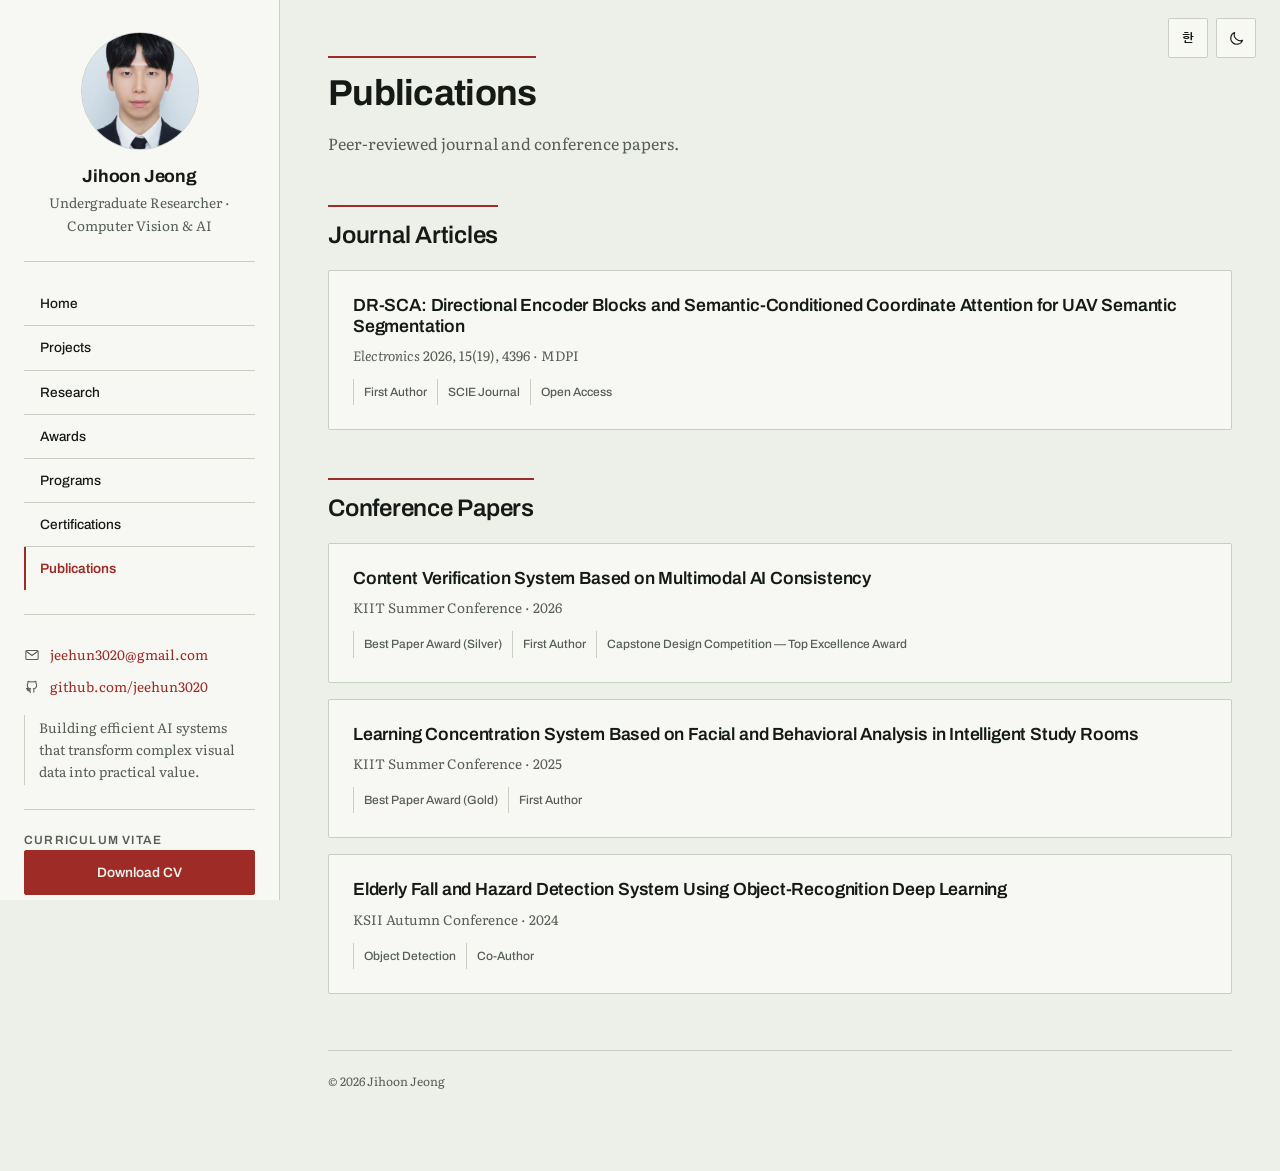
<file: publications.html>
<!DOCTYPE html>
<html lang="ko">
<head>
<meta charset="UTF-8" />
<meta name="viewport" content="width=device-width, initial-scale=1" />
<title data-ko="논문 — 정지훈">Publications — Jihoon Jeong</title>
<link rel="icon" href="assets/profile.jpg" type="image/jpeg" />
<link rel="preconnect" href="https://fonts.googleapis.com">
<link rel="preconnect" href="https://fonts.gstatic.com" crossorigin>
<link href="https://fonts.googleapis.com/css2?family=Archivo:wght@500;600;700&family=Gothic+A1:wght@400;500;600;700&family=Literata:opsz,wght@7..72,400;7..72,600&family=Noto+Serif+KR:wght@400;600&display=swap" rel="stylesheet">
<link rel="stylesheet" href="css/styles.css?v=4" />
</head>
<body>

<button class="menu-btn" aria-label="Toggle menu"><svg viewBox="0 0 24 24" fill="none" stroke="currentColor" stroke-width="1.6" stroke-linecap="round" aria-hidden="true"><path d="M4 7h16M4 12h16M4 17h16"/></svg></button>
<button class="theme-toggle" aria-label="Toggle theme"><svg viewBox="0 0 24 24" fill="none" stroke="currentColor" stroke-width="1.6" stroke-linecap="round" stroke-linejoin="round" aria-hidden="true"><path d="M20.5 14.6A8.6 8.6 0 0 1 9.4 3.5a8.6 8.6 0 1 0 11.1 11.1z"/></svg></button>
<button class="lang-toggle" aria-label="Switch language">한</button>

<div class="layout">
  <aside class="sidebar">
    <div class="sidebar-profile">
      <img class="profile-img" src="assets/profile.jpg" alt="Jihoon Jeong" />
      <h2 class="profile-name" data-ko="정지훈">Jihoon Jeong</h2>
      <p class="profile-role" data-ko="학부 연구생 · 컴퓨터 비전 &amp; AI">Undergraduate Researcher · Computer Vision &amp; AI</p>
    </div>
    <nav class="sidebar-section">
      <ul class="sidebar-nav">
        <li><a href="index.html" data-ko="홈">Home</a></li>
        <li><a href="projects.html" data-ko="프로젝트">Projects</a></li>
        <li><a href="research.html" data-ko="연구">Research</a></li>
        <li><a href="awards.html" data-ko="수상">Awards</a></li>
        <li><a href="programs.html" data-ko="프로그램">Programs</a></li>
        <li><a href="certifications.html" data-ko="자격증">Certifications</a></li>
        <li><a href="publications.html" data-ko="논문">Publications</a></li>
      </ul>
    </nav>
    <div class="sidebar-section">
      <div class="contact-item"><span class="icon"><svg viewBox="0 0 24 24" fill="none" stroke="currentColor" stroke-width="1.6" stroke-linecap="round" stroke-linejoin="round" aria-hidden="true"><rect x="2.8" y="5.2" width="18.4" height="13.6" rx="1.5"/><path d="m3.4 6.4 8.6 6.4 8.6-6.4"/></svg></span> <a href="mailto:jeehun3020@gmail.com">jeehun3020@gmail.com</a></div>
      <div class="contact-item"><span class="icon"><svg viewBox="0 0 24 24" fill="none" stroke="currentColor" stroke-width="1.6" stroke-linecap="round" stroke-linejoin="round" aria-hidden="true"><path d="M9.2 20.4v-2.7c-3 .6-3.8-1.3-3.8-1.3-.5-1.2-1.2-1.6-1.2-1.6-1-.7.1-.7.1-.7 1.1.1 1.7 1.1 1.7 1.1 1 1.7 2.6 1.2 3.2.9.1-.7.4-1.2.7-1.5-2.4-.3-4.9-1.2-4.9-5.4 0-1.2.4-2.2 1.1-2.9-.1-.3-.5-1.4.1-2.9 0 0 .9-.3 3 1.1a10.3 10.3 0 0 1 5.5 0c2.1-1.4 3-1.1 3-1.1.6 1.5.2 2.6.1 2.9.7.7 1.1 1.7 1.1 2.9 0 4.2-2.5 5.1-4.9 5.4.4.3.8 1 .8 2.1v3.1"/></svg></span> <a href="https://github.com/jeehun3020" target="_blank" rel="noopener">github.com/jeehun3020</a></div>
      <div class="sidebar-info" data-ko="복잡한 시각 데이터를 실질적인 가치로 바꾸는 효율적인 AI 시스템을 만듭니다.">Building efficient AI systems that transform complex visual data into practical value.</div>
    </div>
    <div class="sidebar-section">
      <div class="skill-label" style="margin-top:0;" data-ko="이력서 (CV)">Curriculum Vitae</div>
      <div class="btn-row">
        <a class="btn btn-primary btn-block" href="assets/Jihoon_Jeong_CV.pdf" download data-ko="CV 다운로드">Download CV</a>
      </div>
    </div>
  </aside>

  <main class="main">
    <div class="container">
      <header class="page-header">
        <h1 data-ko="논문">Publications</h1>
        <p class="subtitle" data-ko="심사를 거친 학술지·학술대회 논문.">Peer-reviewed journal and conference papers.</p>
      </header>

      <section class="section reveal">
        <h2 data-ko="학술지 논문">Journal Articles</h2>
        <div class="stack-list">
          <article class="card card-clickable reveal" data-modal="modal-paper-drsca">
            <h3>DR-SCA: Directional Encoder Blocks and Semantic-Conditioned Coordinate Attention for UAV Semantic Segmentation</h3>
            <p class="meta"><i>Electronics</i> 2026, 15(19), 4396 · MDPI</p>
            <div class="tag-row">
              <span class="tag" data-ko="제1저자">First Author</span>
              <span class="tag" data-ko="SCIE 학술지">SCIE Journal</span>
              <span class="tag" data-ko="오픈 액세스">Open Access</span>
            </div>
          </article>
        </div>
      </section>

      <section class="section reveal">
        <h2 data-ko="학술대회 논문">Conference Papers</h2>
        <div class="stack-list">
          <article class="card card-clickable reveal" data-modal="modal-paper-multimodal">
            <h3 data-ko="멀티모달 AI 정합성 기반 콘텐츠 검증 시스템">Content Verification System Based on Multimodal AI Consistency</h3>
            <p class="meta" data-ko="한국정보기술학회 하계 종합학술대회 · 2026">KIIT Summer Conference · 2026</p>
            <div class="tag-row">
              <span class="tag" data-ko="우수논문상 (은상)">Best Paper Award (Silver)</span>
              <span class="tag" data-ko="제1저자">First Author</span>
              <span class="tag" data-ko="산학협력 캡스톤디자인 경진대회 최우수상">Capstone Design Competition — Top Excellence Award</span>
            </div>
          </article>

          <article class="card card-clickable reveal" data-modal="modal-paper-focus">
            <h3 data-ko="지능형 독서실에서 얼굴 및 행동 분석 기반 학습 집중도 시스템">Learning Concentration System Based on Facial and Behavioral Analysis in Intelligent Study Rooms</h3>
            <p class="meta" data-ko="한국정보기술학회 하계 종합학술대회 · 2025">KIIT Summer Conference · 2025</p>
            <div class="tag-row">
              <span class="tag" data-ko="우수논문상 (금상)">Best Paper Award (Gold)</span>
              <span class="tag">First Author</span>
            </div>
          </article>

          <article class="card card-clickable reveal" data-modal="modal-paper-fall">
            <h3 data-ko="객체 인식 기반 딥러닝을 활용한 노인 낙상 및 위험 상황 감지 시스템">Elderly Fall and Hazard Detection System Using Object-Recognition Deep Learning</h3>
            <p class="meta" data-ko="한국인터넷정보학회 추계학술발표대회 · 2024">KSII Autumn Conference · 2024</p>
            <div class="tag-row">
              <span class="tag" data-ko="객체 탐지">Object Detection</span>
              <span class="tag" data-ko="공저자">Co-Author</span>
            </div>
          </article>
        </div>
      </section>

      <footer class="footer" data-ko="© 2026 정지훈">© 2026 Jihoon Jeong</footer>
    </div>
  </main>
</div>

<!-- Modals -->
<div class="modal-backdrop" id="modal-paper-drsca">
  <div class="modal">
    <button class="modal-close" aria-label="Close"><svg viewBox="0 0 24 24" fill="none" stroke="currentColor" stroke-width="1.7" stroke-linecap="round" aria-hidden="true"><path d="M6.5 6.5l11 11M17.5 6.5l-11 11"/></svg></button>
    <h2>DR-SCA: Directional Encoder Blocks and Semantic-Conditioned Coordinate Attention for UAV Semantic Segmentation</h2>
    <p data-ko="&lt;b&gt;저자&lt;/b&gt;&lt;br/&gt;Jihoon Jeong, Wangduk Seo*"><b>Authors</b><br/>Jihoon Jeong, Wangduk Seo*</p>
    <p data-ko="&lt;b&gt;학술지&lt;/b&gt;&lt;br/&gt;&lt;i&gt;Electronics&lt;/i&gt; 2026, 15(19), 4396 (MDPI) · 2026년 9월 24일 게재 · &lt;a href=&quot;https://doi.org/10.3390/electronics15194396&quot; target=&quot;_blank&quot; rel=&quot;noopener&quot;&gt;doi:10.3390/electronics15194396&lt;/a&gt;"><b>Journal</b><br/><i>Electronics</i> 2026, 15(19), 4396 (MDPI) · Published 24 Sept. 2026 · <a href="https://doi.org/10.3390/electronics15194396" target="_blank" rel="noopener">doi:10.3390/electronics15194396</a></p>
    <h3 data-ko="초록">Abstract</h3>
    <p data-ko="도시 UAV 장면은 방향성이 강하고, 전경 구성이 프레임마다 크게 달라진다. DR-SCA는 경량 RepVGG 방식의 인코더–디코더로, 학습 시의 가로·세로 분기를 배포 시 하나의 3×3 합성곱으로 합치는 방향성 RepVGG(D-Rep) 인코더 블록과, 같은 특징에서 얻은 전역 디스크립터로 좌표 어텐션 디스크립터를 변조하는 병목의 의미 조건부 좌표 어텐션(SCA)을 결합한다. 10개 시드, 50에폭, 처음부터 학습하는 공통 프로토콜에서 DR-SCA는 파라미터 2.050M으로 UAVid 검증 세트 mIoU 61.75 ± 0.30%를 기록해 비교한 6개 방법 중 가장 높았고, UDD6와 LoveDA에서도 1위를 차지했다. ImageNet 사전학습 인코더를 쓴 베이스라인은 이 격차를 줄이며, 공식 UAVid 테스트 세트에서는 DR-SCA와 같거나 더 높은 성능을 보인다.">Urban UAV scenes exhibit strong directional structure, and their foreground composition varies substantially across frames. DR-SCA is a compact RepVGG-style encoder–decoder that combines Directional RepVGG (D-Rep) encoder blocks, whose horizontal and vertical training branches fold into one deployed 3×3 convolution, with bottleneck Semantic-Conditioned Coordinate Attention (SCA), which modulates the Coordinate Attention descriptor with a global descriptor from the same feature. Under a shared ten-seed, 50-epoch protocol trained from scratch, DR-SCA reaches 61.75 ± 0.30% mIoU on the UAVid validation split with 2.050M parameters, the highest among six compared methods, and also ranks first on UDD6 and LoveDA. Baselines with ImageNet-pretrained encoders narrow this margin and match or exceed DR-SCA on the official UAVid test split.</p>
    <p style="margin-top:20px;"><a href="research.html" data-ko="연구 페이지에서 전체 결과 보기 →">Full results on the Research page →</a></p>
  </div>
</div>

<div class="modal-backdrop" id="modal-paper-focus">
  <div class="modal">
    <button class="modal-close" aria-label="Close"><svg viewBox="0 0 24 24" fill="none" stroke="currentColor" stroke-width="1.7" stroke-linecap="round" aria-hidden="true"><path d="M6.5 6.5l11 11M17.5 6.5l-11 11"/></svg></button>
    <h2 data-ko="지능형 독서실에서 얼굴 및 행동 분석 기반 학습 집중도 시스템">Learning Concentration System Based on Facial and Behavioral Analysis in Intelligent Study Rooms</h2>
    <p data-ko="&lt;b&gt;저자&lt;/b&gt;&lt;br/&gt;정지훈, 김시은, 김예은, 박은서, 서승아, 장서령, 함기연"><b>Authors</b><br/>Jihoon Jeong, Sieun Kim, Yeeun Kim, Eunseo Park, Seunga Seo, Seoryeong Jang, Kiyeon Ham</p>
    <p data-ko="&lt;b&gt;학술대회&lt;/b&gt;&lt;br/&gt;한국정보기술학회 하계 종합학술대회 논문집"><b>Conference</b><br/>Proceedings of the KIIT Summer Conference</p>
    <p data-ko="&lt;b&gt;연도&lt;/b&gt;&lt;br/&gt;2025년"><b>Year</b><br/>2025</p>
    <h3 data-ko="초록">Abstract</h3>
    <p data-ko="본 논문은 지능형 학습 환경을 위한 비전 기반 학습 집중도 분석 시스템을 제안한다. 제안 시스템은 눈 감음, 하품, 고개 움직임, 자리 이탈 등의 얼굴 표정 및 행동 단서를 분석하여 학습자의 집중도를 정량적으로 평가한다.">
      This paper presents a vision-based learning concentration analysis system for
      intelligent study environments. The proposed system analyzes facial expressions
      and behavioral cues such as eye closure, yawning, head movement, and seat
      departure to quantitatively evaluate learner focus levels.
    </p>
  </div>
</div>

<div class="modal-backdrop" id="modal-paper-fall">
  <div class="modal">
    <button class="modal-close" aria-label="Close"><svg viewBox="0 0 24 24" fill="none" stroke="currentColor" stroke-width="1.7" stroke-linecap="round" aria-hidden="true"><path d="M6.5 6.5l11 11M17.5 6.5l-11 11"/></svg></button>
    <h2 data-ko="객체 인식 기반 딥러닝을 활용한 노인 낙상 및 위험 상황 감지 시스템">Elderly Fall and Hazard Detection System Using Object-Recognition Deep Learning</h2>
    <p data-ko="&lt;b&gt;저자&lt;/b&gt;&lt;br/&gt;고보경, 박정연, 이윤아, 김승재, 정지훈, 이채원, 김시은, 김예은, 서승아"><b>Authors</b><br/>Bo-Gyeong Ko, Jeong-Yeon Park, Youn-A Lee, Seung-Jae Kim, Jihoon Jeong, Chae-Won Lee, Sieun Kim, Yeeun Kim, Seunga Seo</p>
    <p data-ko="&lt;b&gt;학술대회&lt;/b&gt;&lt;br/&gt;한국인터넷정보학회 추계학술발표대회 논문집"><b>Conference</b><br/>Proceedings of the KSII Autumn Conference</p>
    <p data-ko="&lt;b&gt;연도&lt;/b&gt;&lt;br/&gt;2024년"><b>Year</b><br/>2024</p>
    <h3 data-ko="초록">Abstract</h3>
    <p data-ko="본 연구는 객체 인식 기법을 활용한 딥러닝 기반 노인 낙상 및 위험 상황 감지 시스템을 제안한다. 실내 환경에서 낙상과 위험 상황을 정확히 탐지하여 안전 모니터링 수준을 높이는 것을 목표로 한다.">
      This study proposes a deep learning-based elderly fall and risk situation
      detection system using object recognition techniques. The system aims to
      improve safety monitoring by accurately detecting falls and hazardous
      situations in indoor environments.
    </p>
  </div>
</div>

<div class="modal-backdrop" id="modal-paper-multimodal">
  <div class="modal">
    <button class="modal-close" aria-label="Close"><svg viewBox="0 0 24 24" fill="none" stroke="currentColor" stroke-width="1.7" stroke-linecap="round" aria-hidden="true"><path d="M6.5 6.5l11 11M17.5 6.5l-11 11"/></svg></button>
    <h2 data-ko="멀티모달 AI 정합성 기반 콘텐츠 검증 시스템">Content Verification System Based on Multimodal AI Consistency</h2>
    <p data-ko="&lt;b&gt;저자&lt;/b&gt;&lt;br/&gt;정지훈*, 김상현**, 김현진*, 류지호*, 윤정아*, 이원석*, 이진영*"><b>Authors</b><br/>Jihoon Jeong*, Sanghyeon Kim**, Hyeonjin Kim*, Jiho Ryu*, Jeongah Yoon*, Wonseok Lee*, Jinyoung Lee*</p>
    <p data-ko="&lt;b&gt;학술대회&lt;/b&gt;&lt;br/&gt;한국정보기술학회 하계 종합학술대회 논문집"><b>Conference</b><br/>Proceedings of the KIIT Summer Conference</p>
    <p data-ko="&lt;b&gt;연도&lt;/b&gt;&lt;br/&gt;2026년"><b>Year</b><br/>2026</p>
    <p data-ko="&lt;b&gt;수상&lt;/b&gt;&lt;br/&gt;우수논문상 (은상), 제1저자, 2026학년도 산학협력 캡스톤디자인 경진대회 최우수상"><b>Recognition</b><br/>Best Paper Award (Silver), First Author, 2026 Industry-Academia Capstone Design Competition — Top Excellence Award</p>
    <h3 data-ko="초록">Abstract</h3>
    <p data-ko="기존의 AI 생성 콘텐츠 탐지 기법은 이미지, 영상, 텍스트를 개별적으로 분석하기 때문에 모달 간 의미적 불일치를 충분히 판별하지 못했다. 이후 연구에서 주파수 기반 이미지 탐지, 프레임 및 시간축 기반 영상 탐지, 언어모델 기반 텍스트 탐지 기법이 개발되며 각 모달의 탐지 성능은 향상되었다. 본 논문에서는 단일 모달 탐지 결과와 멀티모달 정합성 분석을 결합하여 AI 생성 콘텐츠 검증의 정확도와 해석 가능성을 높이는 시스템을 제안한다.">
      Existing AI-generated content detection methods have not sufficiently judged semantic discrepancies between modals because they analyze images, videos, and texts individually. Subsequent studies have developed frequency-based image detection, frame and time axis-based image detection, and language model-based text detection methods, and the detection performance has improved in each modal. In this paper, we propose a system that combines single modal detection results and multimodal consistency analysis to improve the accuracy and interpretability of AI-generated content verification.
    </p>
    <p style="margin-top:20px;" data-ko="&lt;a href=&quot;projects.html&quot;&gt;→ 이 논문으로 만든 프로젝트: I SEE YOU&lt;/a&gt;"><a href="projects.html">→ Built as the I SEE YOU project</a></p>
  </div>
</div>

<script src="js/i18n.js?v=1"></script>
<script src="js/main.js?v=4"></script>
</body>
</html>
</file>
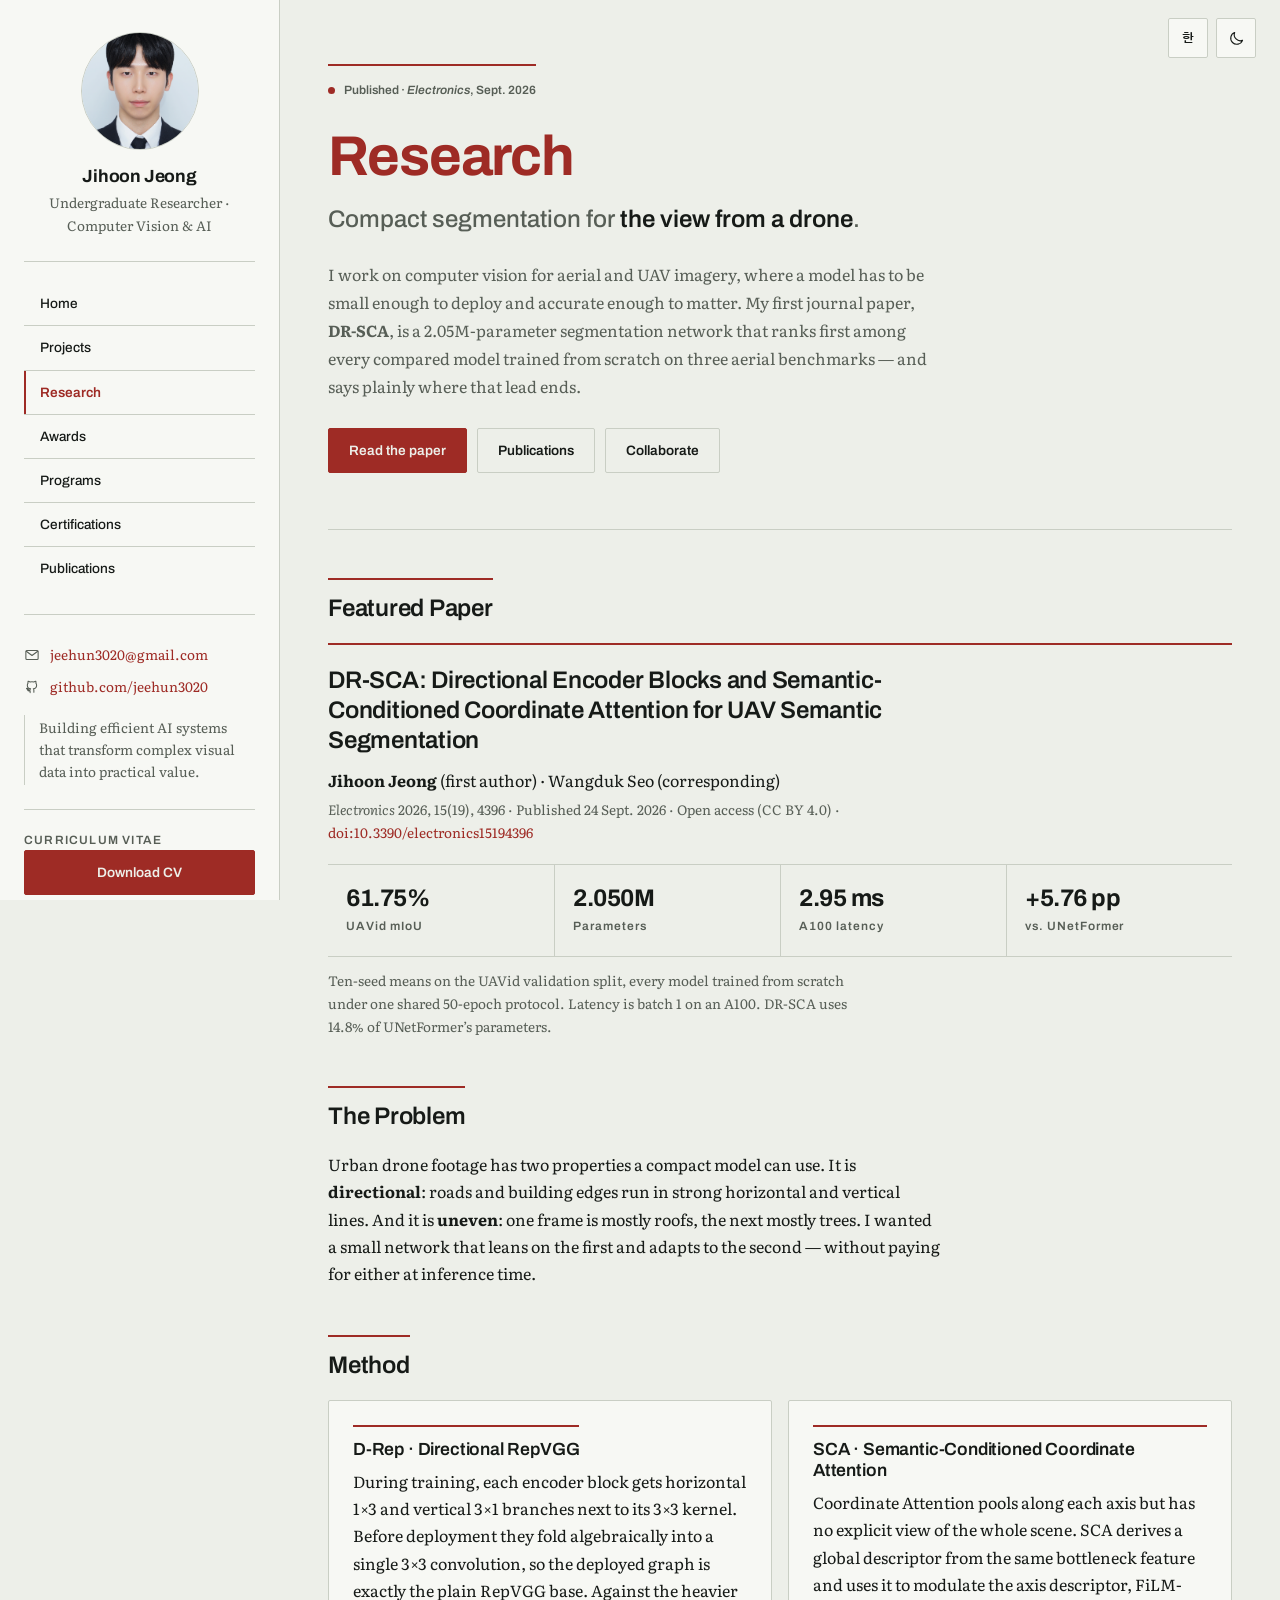
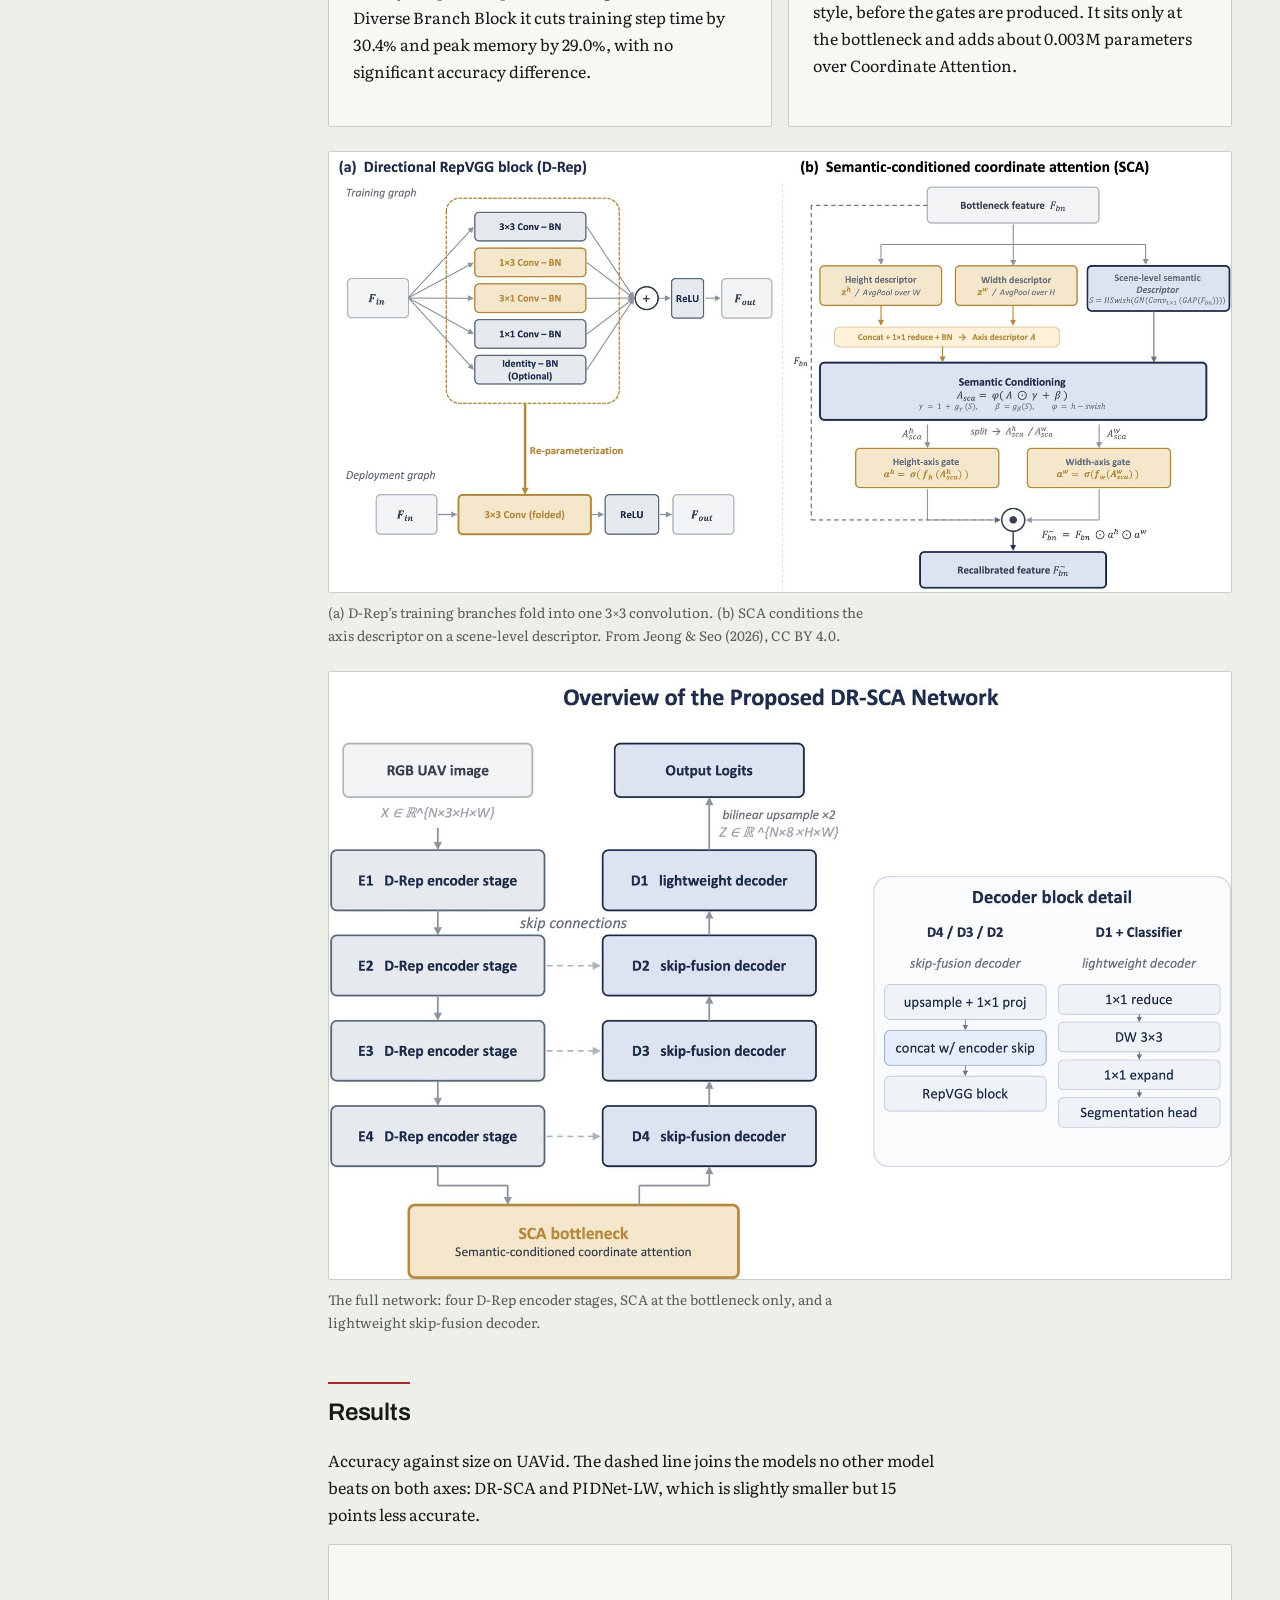
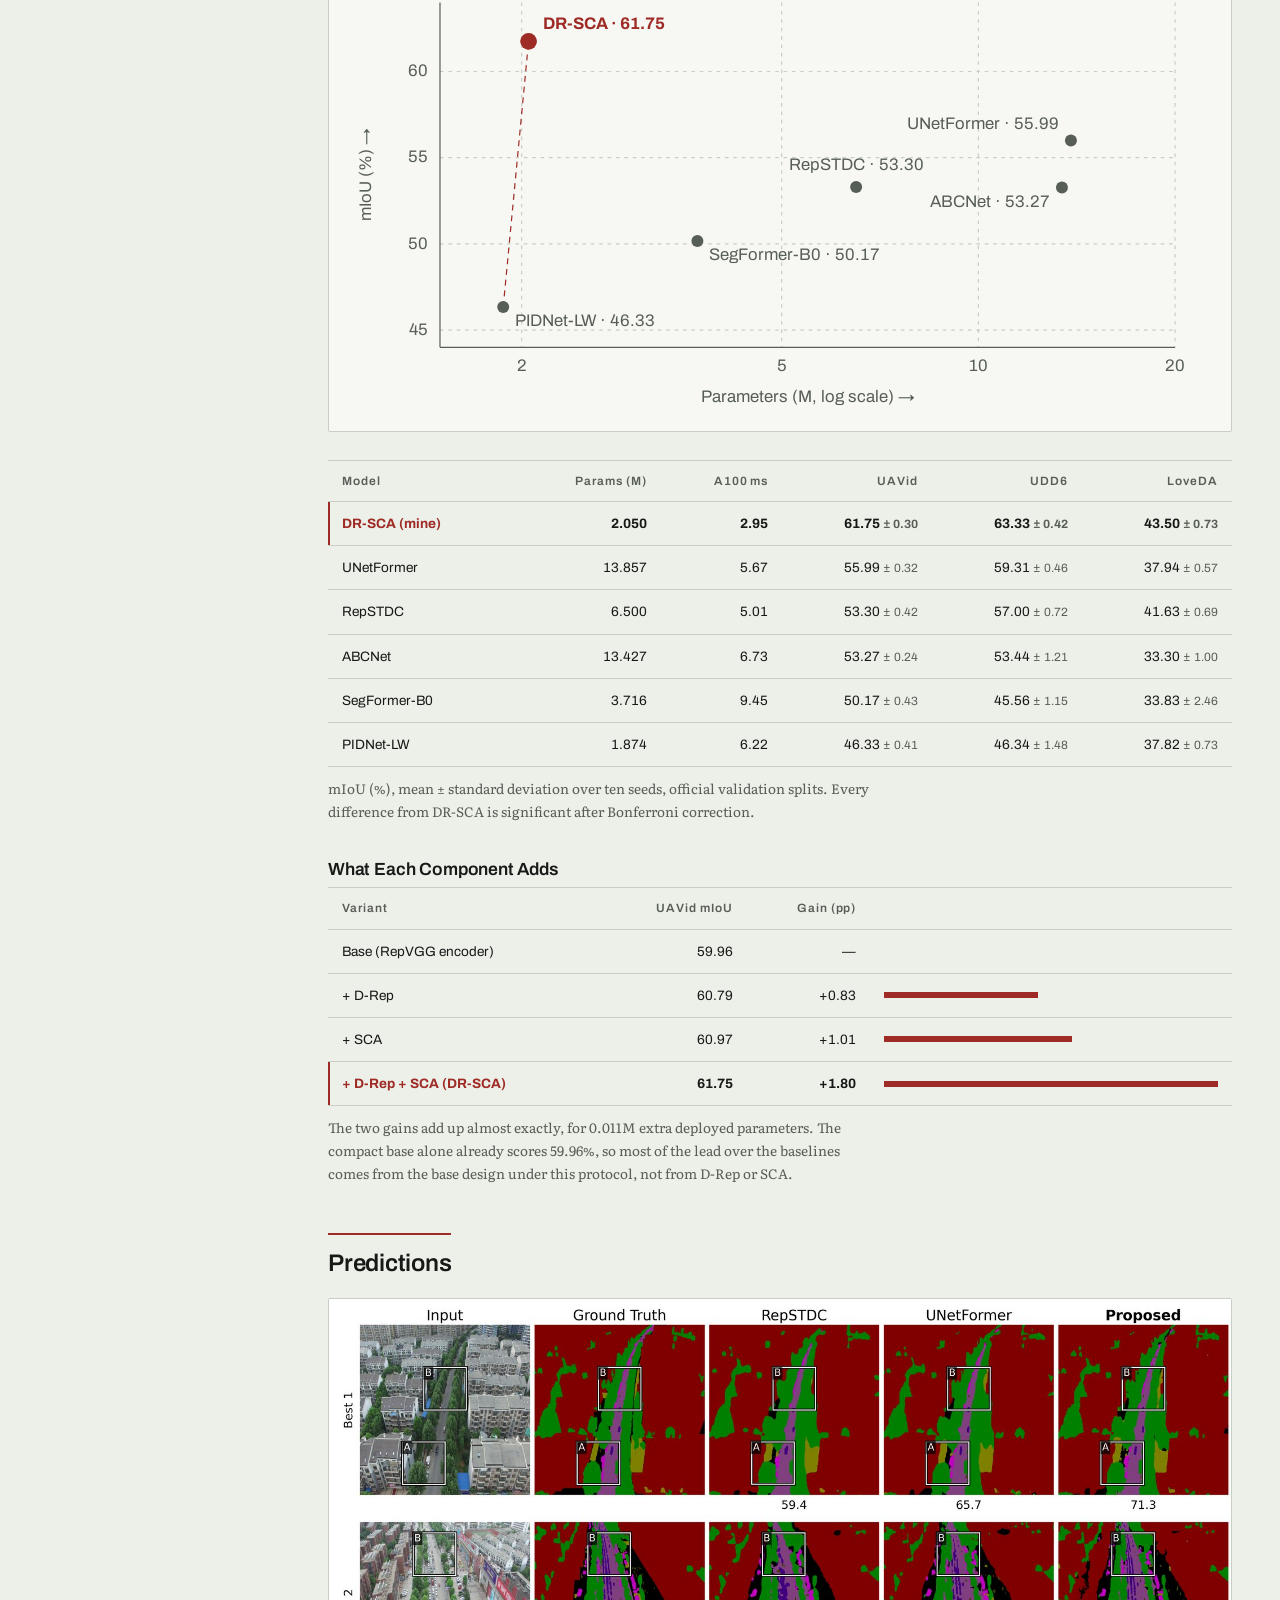
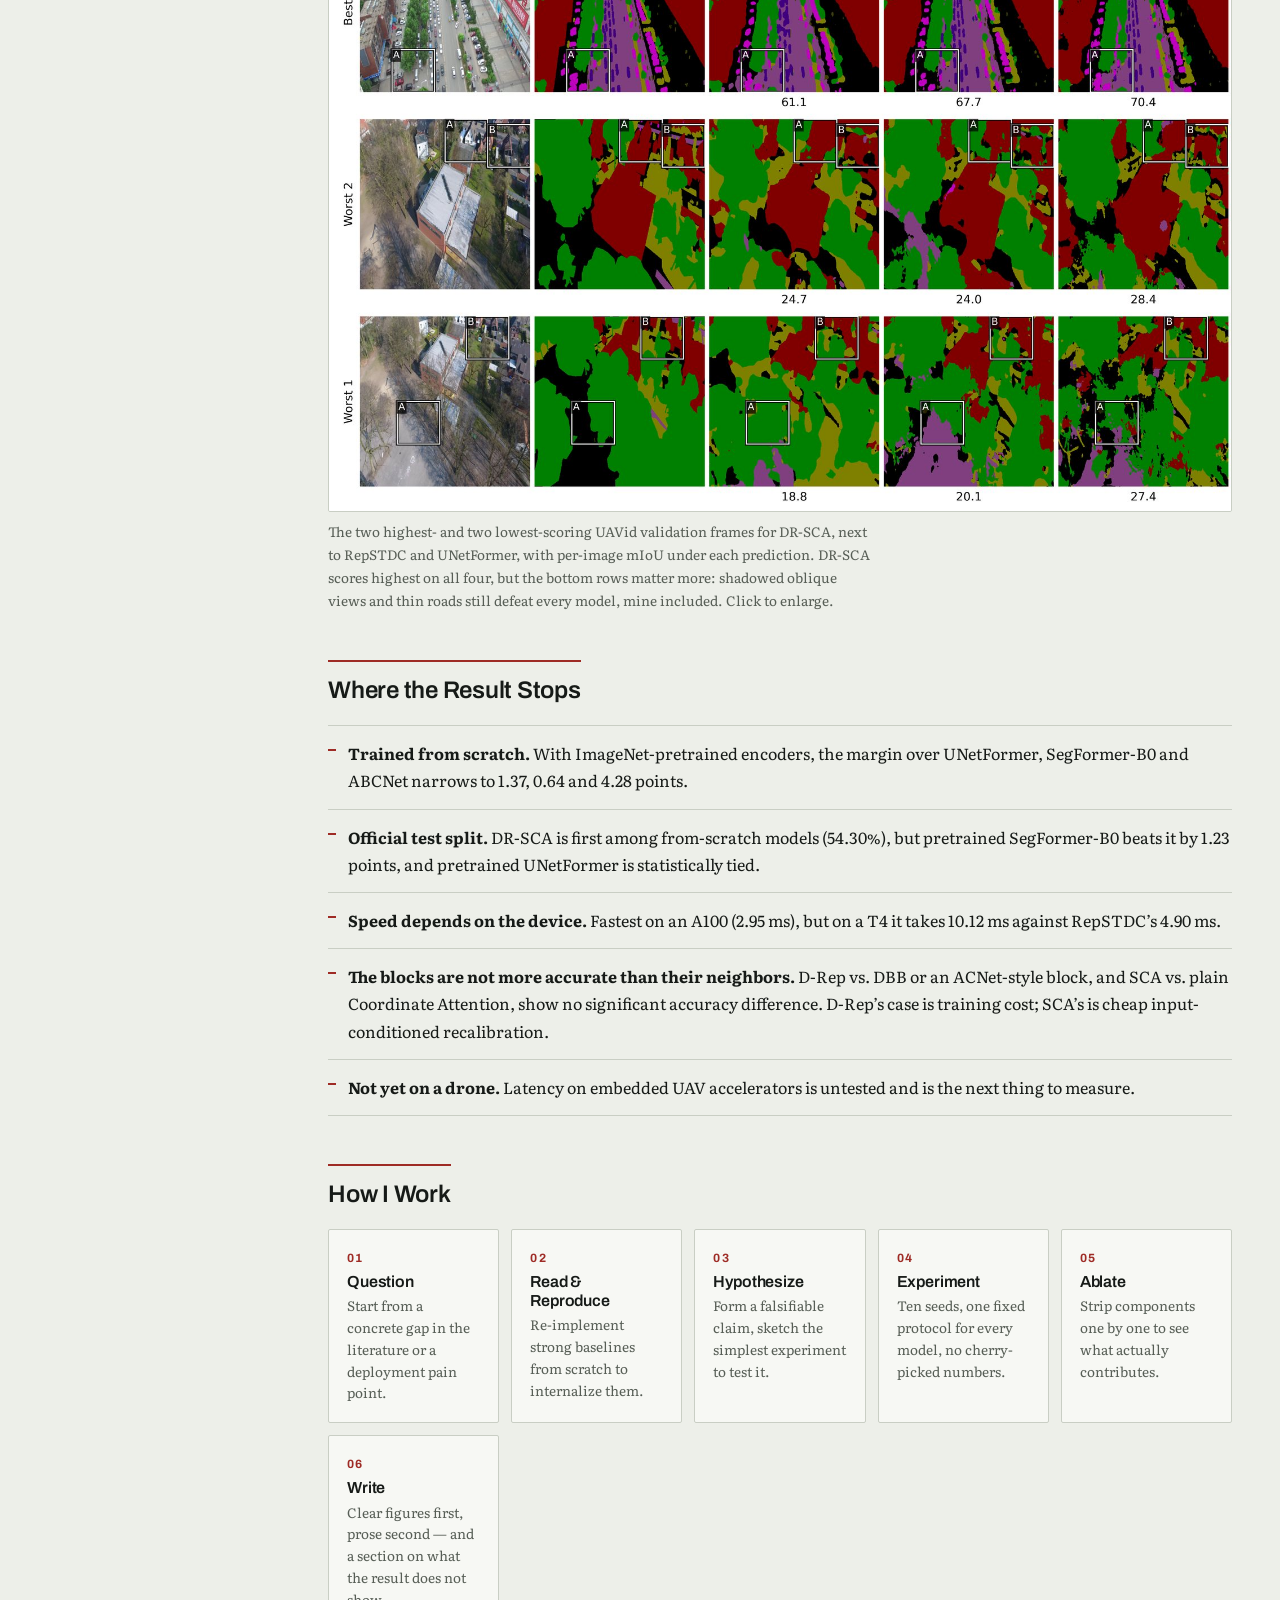
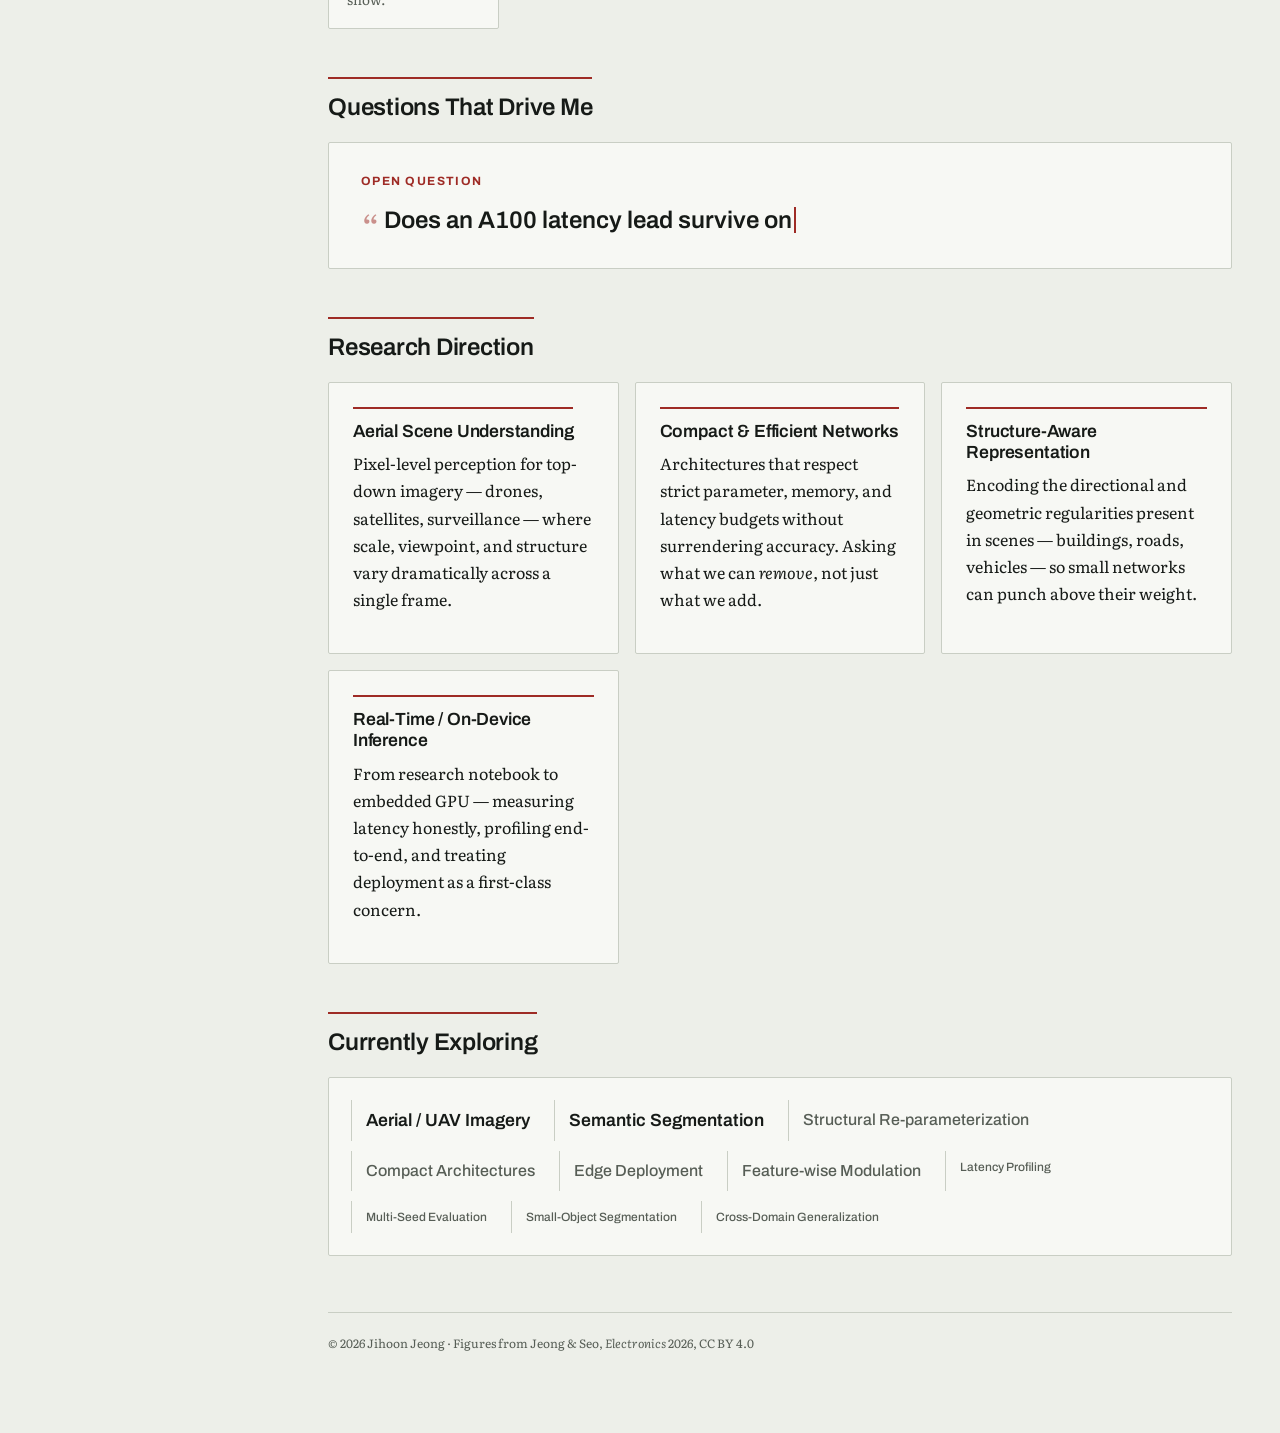
<file: research.html>
<!DOCTYPE html>
<html lang="ko">
<head>
<meta charset="UTF-8" />
<meta name="viewport" content="width=device-width, initial-scale=1" />
<title data-ko="연구 — 정지훈">Research — Jihoon Jeong</title>
<meta name="description" content="DR-SCA: a 2.05M-parameter UAV semantic segmentation network (Electronics, 2026), with results, figures, and limits." />
<link rel="icon" href="assets/profile.jpg" type="image/jpeg" />
<link rel="preconnect" href="https://fonts.googleapis.com">
<link rel="preconnect" href="https://fonts.gstatic.com" crossorigin>
<link href="https://fonts.googleapis.com/css2?family=Archivo:wght@500;600;700&family=Gothic+A1:wght@400;500;600;700&family=Literata:opsz,wght@7..72,400;7..72,600&family=Noto+Serif+KR:wght@400;600&display=swap" rel="stylesheet">
<link rel="stylesheet" href="css/styles.css?v=4" />
<style>
/* ===== Research page local styles ===== */
.theme-card {
  background: var(--surface);
  border: 1px solid var(--border);
  border-radius: var(--radius);
  padding: 24px;
  transition: border-color 0.12s var(--ease);
}
.theme-card:hover { border-color: var(--accent); }
.theme-card h3 {
  margin-bottom: 8px;
  padding-top: 12px;
  border-top: 2px solid var(--accent);
  display: inline-block;
}

/* Featured paper — a citation block, ruled like a datasheet header */
.paper {
  border-top: 2px solid var(--accent);
  border-bottom: 1px solid var(--border);
  padding: 20px 0 0;
}
.paper h3 { font-size: 1.5rem; line-height: 1.25; margin: 0 0 12px; max-width: 40ch; }
.paper .byline { margin: 0 0 4px; }
.paper .venue { color: var(--text-muted); font-size: 0.85rem; margin: 0 0 16px; }
.paper .stats { margin-top: 20px; border-bottom: 0; }
.stat-note { color: var(--text-muted); font-size: 0.85rem; margin: 12px 0 0; }

/* Figures — the paper's own plates */
.fig { margin: 24px 0 0; }
.fig img {
  width: 100%;
  background: #fff;            /* the plates are drawn on white; keep them legible on the board */
  border: 1px solid var(--border);
  border-radius: var(--radius);
  cursor: zoom-in;
}
.fig figcaption { color: var(--text-muted); font-size: 0.85rem; margin-top: 8px; max-width: var(--measure); }

/* Real chart, drawn from Table 2 */
.chart-wrap {
  background: var(--surface);
  border: 1px solid var(--border);
  border-radius: var(--radius);
  padding: 24px 20px 16px;
}
.chart { width: 100%; height: auto; display: block; }
.chart-axis { fill: var(--text-muted); font-size: 14px; font-family: var(--font-display); }
.chart-grid { stroke: var(--border); stroke-width: 1; stroke-dasharray: 3 4; }
.chart-frame { stroke: var(--text-muted); stroke-width: 1; }
.chart-front { stroke: var(--accent); stroke-width: 1; stroke-dasharray: 5 4; }
.chart-dot { fill: var(--text-muted); }
.chart-dot.mine { fill: var(--accent); }
.chart-label { fill: var(--text-muted); font-size: 14px; font-family: var(--font-display); font-variant-numeric: tabular-nums; }
.chart-label.mine { fill: var(--accent); font-weight: 700; }

/* Data tables — the signature component */
.table-wrap { overflow-x: auto; border-top: 1px solid var(--border); border-bottom: 1px solid var(--border); }
.data {
  width: 100%;
  border-collapse: collapse;
  font-family: var(--font-display);
  font-size: 0.85rem;
  white-space: nowrap;
}
.data th {
  text-align: right;
  font-size: 0.75rem;
  font-weight: 600;
  letter-spacing: 0.08em;
  color: var(--text-muted);
  padding: 10px 14px;
  border-bottom: 1px solid var(--border);
}
.data td { text-align: right; padding: 10px 14px; border-bottom: 1px solid var(--border); }
.data tr:last-child td { border-bottom: 0; }
.data th:first-child, .data td:first-child { text-align: left; }
.data .sd { color: var(--text-muted); font-size: 0.75rem; }
/* My row: ruled and bold; the name is the annotation, the numbers stay ink */
.data tr.mine td { font-weight: 700; }
.data tr.mine td:first-child { color: var(--accent); box-shadow: inset 2px 0 0 var(--accent); }
.data .bar-cell { width: 40%; min-width: 120px; }
.bar { display: block; height: 6px; background: var(--accent); }
.table-note { color: var(--text-muted); font-size: 0.85rem; margin: 10px 0 0; }

/* Limits — a ruled errata list */
.limits { list-style: none; margin: 0; padding: 0; border-top: 1px solid var(--border); }
.limits li { padding: 14px 0 14px 20px; border-bottom: 1px solid var(--border); position: relative; max-width: none; }
.limits li::before { content: ""; position: absolute; left: 0; top: 23px; width: 8px; height: 2px; background: var(--accent); }

/* Process timeline */
.process {
  display: grid;
  grid-template-columns: repeat(auto-fit, minmax(160px, 1fr));
  gap: 12px;
  counter-reset: step;
}
.process-step {
  background: var(--surface);
  border: 1px solid var(--border);
  border-radius: var(--radius-sm);
  padding: 18px;
  position: relative;
  transition: border-color 0.12s var(--ease);
}
.process-step:hover { border-color: var(--accent); }
.process-step::before {
  counter-increment: step;
  content: counter(step, decimal-leading-zero);
  font-family: var(--font-display);
  font-size: 0.75rem;
  font-weight: 700;
  color: var(--accent);
  letter-spacing: 0.12em;
  display: block;
  margin-bottom: 4px;
}
.process-step h3 { margin: 0 0 4px; font-size: 1rem; }
.process-step p { margin: 0; font-size: 0.85rem; color: var(--text-muted); line-height: 1.6; }

/* Tag cloud */
.cloud {
  display: flex; flex-wrap: wrap; gap: 10px;
  padding: 22px;
  background: var(--surface);
  border: 1px solid var(--border);
  border-radius: var(--radius);
}
.cloud .tag { padding: 6px 14px; font-size: 0.85rem; }
.cloud .tag.lg  { font-size: 1.1rem; font-weight: 600; color: var(--text); }
.cloud .tag.md  { font-size: 1rem; }
.cloud .tag.sm  { font-size: 0.75rem; }

/* Open questions — typed */
.questions {
  background: var(--surface);
  border: 1px solid var(--border);
  border-radius: var(--radius);
  padding: 28px 32px;
}
.questions .label {
  font-family: var(--font-display);
  font-size: 0.75rem;
  font-weight: 700;
  letter-spacing: 0.12em;
  color: var(--accent);
  text-transform: uppercase;
  margin-bottom: 8px;
  display: block;
}
.questions .typed {
  font-family: var(--font-display);
  font-size: 1.5rem;
  font-weight: 600;
  color: var(--text);
  border-right: 2px solid var(--accent);
  padding-right: 2px;
  animation: caret 1s step-end infinite;
  display: inline;
}
.questions .quote-mark {
  font-size: 2.25rem;
  color: var(--accent);
  opacity: 0.5;
  line-height: 0;
  vertical-align: -0.4em;
  margin-right: 4px;
}
</style>
</head>
<body>

<button class="menu-btn" aria-label="Toggle menu"><svg viewBox="0 0 24 24" fill="none" stroke="currentColor" stroke-width="1.6" stroke-linecap="round" aria-hidden="true"><path d="M4 7h16M4 12h16M4 17h16"/></svg></button>
<button class="theme-toggle" aria-label="Toggle theme"><svg viewBox="0 0 24 24" fill="none" stroke="currentColor" stroke-width="1.6" stroke-linecap="round" stroke-linejoin="round" aria-hidden="true"><path d="M20.5 14.6A8.6 8.6 0 0 1 9.4 3.5a8.6 8.6 0 1 0 11.1 11.1z"/></svg></button>
<button class="lang-toggle" aria-label="Switch language">한</button>

<div class="layout">
  <aside class="sidebar">
    <div class="sidebar-profile">
      <img class="profile-img" src="assets/profile.jpg" alt="Jihoon Jeong" />
      <h2 class="profile-name" data-ko="정지훈">Jihoon Jeong</h2>
      <p class="profile-role" data-ko="학부 연구생 · 컴퓨터 비전 &amp; AI">Undergraduate Researcher · Computer Vision &amp; AI</p>
    </div>
    <nav class="sidebar-section">
      <ul class="sidebar-nav">
        <li><a href="index.html" data-ko="홈">Home</a></li>
        <li><a href="projects.html" data-ko="프로젝트">Projects</a></li>
        <li><a href="research.html" data-ko="연구">Research</a></li>
        <li><a href="awards.html" data-ko="수상">Awards</a></li>
        <li><a href="programs.html" data-ko="프로그램">Programs</a></li>
        <li><a href="certifications.html" data-ko="자격증">Certifications</a></li>
        <li><a href="publications.html" data-ko="논문">Publications</a></li>
      </ul>
    </nav>
    <div class="sidebar-section">
      <div class="contact-item"><span class="icon"><svg viewBox="0 0 24 24" fill="none" stroke="currentColor" stroke-width="1.6" stroke-linecap="round" stroke-linejoin="round" aria-hidden="true"><rect x="2.8" y="5.2" width="18.4" height="13.6" rx="1.5"/><path d="m3.4 6.4 8.6 6.4 8.6-6.4"/></svg></span> <a href="mailto:jeehun3020@gmail.com">jeehun3020@gmail.com</a></div>
      <div class="contact-item"><span class="icon"><svg viewBox="0 0 24 24" fill="none" stroke="currentColor" stroke-width="1.6" stroke-linecap="round" stroke-linejoin="round" aria-hidden="true"><path d="M9.2 20.4v-2.7c-3 .6-3.8-1.3-3.8-1.3-.5-1.2-1.2-1.6-1.2-1.6-1-.7.1-.7.1-.7 1.1.1 1.7 1.1 1.7 1.1 1 1.7 2.6 1.2 3.2.9.1-.7.4-1.2.7-1.5-2.4-.3-4.9-1.2-4.9-5.4 0-1.2.4-2.2 1.1-2.9-.1-.3-.5-1.4.1-2.9 0 0 .9-.3 3 1.1a10.3 10.3 0 0 1 5.5 0c2.1-1.4 3-1.1 3-1.1.6 1.5.2 2.6.1 2.9.7.7 1.1 1.7 1.1 2.9 0 4.2-2.5 5.1-4.9 5.4.4.3.8 1 .8 2.1v3.1"/></svg></span> <a href="https://github.com/jeehun3020" target="_blank" rel="noopener">github.com/jeehun3020</a></div>
      <div class="sidebar-info" data-ko="복잡한 시각 데이터를 실질적인 가치로 바꾸는 효율적인 AI 시스템을 만듭니다.">Building efficient AI systems that transform complex visual data into practical value.</div>
    </div>
    <div class="sidebar-section">
      <div class="skill-label" style="margin-top:0;" data-ko="이력서 (CV)">Curriculum Vitae</div>
      <div class="btn-row">
        <a class="btn btn-primary btn-block" href="assets/Jihoon_Jeong_CV.pdf" download data-ko="CV 다운로드">Download CV</a>
      </div>
    </div>
  </aside>

  <main class="main">
    <div class="container">

      <!-- Hero -->
      <section class="hero-xl">
        <div class="hero-status" data-ko="&lt;span class=&quot;pulse&quot;&gt;&lt;/span&gt; &lt;span&gt;게재 완료 · &lt;i&gt;Electronics&lt;/i&gt;, 2026년 9월&lt;/span&gt;"><span class="pulse"></span> <span>Published · <i>Electronics</i>, Sept. 2026</span></div>

        <h1 class="hero-name">
          <span class="grad" data-ko="연구">Research</span>
        </h1>

        <p class="hero-roles">
          <span data-ko="&lt;span style=&quot;color:var(--text); font-weight:600;&quot;&gt;드론 시점&lt;/span&gt;을 위한 경량 시맨틱 분할.">Compact segmentation for <span style="color:var(--text); font-weight:600;">the view from a drone</span>.</span>
        </p>

        <p class="hero-bio" data-ko="항공·UAV 영상을 위한 컴퓨터 비전을 연구합니다. 배포할 수 있을 만큼 작고, 실제로 쓸모 있을 만큼 정확한 모델이 목표입니다. 첫 저널 논문인 &lt;b&gt;DR-SCA&lt;/b&gt;는 파라미터 205만 개짜리 분할 네트워크로, 세 가지 항공 벤치마크에서 처음부터 학습한 비교 모델 전부를 앞섰습니다. 그 우위가 어디서 끝나는지도 논문에 그대로 적었습니다.">I work on computer vision for aerial and UAV imagery, where a model has to be small enough to deploy and accurate enough to matter. My first journal paper, <b>DR-SCA</b>, is a 2.05M-parameter segmentation network that ranks first among every compared model trained from scratch on three aerial benchmarks — and says plainly where that lead ends.</p>

        <div class="hero-cta">
          <a class="btn btn-primary" href="https://www.mdpi.com/2079-9292/15/19/4396" target="_blank" rel="noopener" data-ko="논문 읽기">Read the paper</a>
          <a class="btn" href="publications.html" data-ko="논문 목록">Publications</a>
          <a class="btn" href="mailto:jeehun3020@gmail.com" data-ko="협업 문의">Collaborate</a>
        </div>
      </section>

      <!-- Featured paper -->
      <section class="section">
        <h2 data-ko="대표 논문">Featured Paper</h2>
        <article class="paper reveal">
          <h3>DR-SCA: Directional Encoder Blocks and Semantic-Conditioned Coordinate Attention for UAV Semantic Segmentation</h3>
          <p class="byline" data-ko="&lt;b&gt;Jihoon Jeong&lt;/b&gt; (제1저자) · Wangduk Seo (교신저자)"><b>Jihoon Jeong</b> (first author) · Wangduk Seo (corresponding)</p>
          <p class="venue" data-ko="&lt;i&gt;Electronics&lt;/i&gt; 2026, 15(19), 4396 · 2026년 9월 24일 게재 · 오픈 액세스 (CC BY 4.0) · &lt;a href=&quot;https://doi.org/10.3390/electronics15194396&quot; target=&quot;_blank&quot; rel=&quot;noopener&quot;&gt;doi:10.3390/electronics15194396&lt;/a&gt;"><i>Electronics</i> 2026, 15(19), 4396 · Published 24 Sept. 2026 · Open access (CC BY 4.0) · <a href="https://doi.org/10.3390/electronics15194396" target="_blank" rel="noopener">doi:10.3390/electronics15194396</a></p>

          <div class="stats">
            <div class="stat"><div class="stat-value">61.75%</div><div class="stat-label" data-ko="UAVid mIoU">UAVid mIoU</div></div>
            <div class="stat"><div class="stat-value">2.050M</div><div class="stat-label" data-ko="파라미터">Parameters</div></div>
            <div class="stat"><div class="stat-value">2.95 ms</div><div class="stat-label" data-ko="A100 지연 시간">A100 latency</div></div>
            <div class="stat"><div class="stat-value">+5.76 pp</div><div class="stat-label" data-ko="UNetFormer 대비">vs. UNetFormer</div></div>
          </div>
        </article>
        <p class="stat-note" data-ko="UAVid 검증 세트 기준 10개 시드 평균이며, 모든 모델을 동일한 50에폭 프로토콜로 처음부터 학습했습니다. 지연 시간은 A100, 배치 1 기준입니다. DR-SCA의 파라미터 수는 UNetFormer의 14.8%입니다.">Ten-seed means on the UAVid validation split, every model trained from scratch under one shared 50-epoch protocol. Latency is batch 1 on an A100. DR-SCA uses 14.8% of UNetFormer’s parameters.</p>
      </section>

      <!-- Problem -->
      <section class="section reveal">
        <h2 data-ko="풀고자 한 문제">The Problem</h2>
        <p data-ko="도시 드론 영상에는 경량 모델이 활용할 수 있는 두 가지 성질이 있습니다. 하나는 &lt;b&gt;방향성&lt;/b&gt;입니다. 도로와 건물 경계가 뚜렷한 가로·세로 선을 이룹니다. 다른 하나는 &lt;b&gt;구성의 편차&lt;/b&gt;입니다. 어떤 프레임은 대부분 지붕이고, 다음 프레임은 대부분 나무입니다. 첫째는 적극적으로 활용하고 둘째에는 적응하되, 추론 비용은 늘리지 않는 작은 네트워크를 만들고 싶었습니다.">Urban drone footage has two properties a compact model can use. It is <b>directional</b>: roads and building edges run in strong horizontal and vertical lines. And it is <b>uneven</b>: one frame is mostly roofs, the next mostly trees. I wanted a small network that leans on the first and adapts to the second — without paying for either at inference time.</p>
      </section>

      <!-- Method -->
      <section class="section">
        <h2 data-ko="방법">Method</h2>
        <div class="card-grid">
          <div class="theme-card reveal">
            <h3 data-ko="D-Rep · 방향성 RepVGG">D-Rep · Directional RepVGG</h3>
            <p class="meta" data-ko="학습할 때는 각 인코더 블록의 3×3 커널 옆에 가로 1×3, 세로 3×1 분기를 추가합니다. 배포 전에는 이 분기들을 하나의 3×3 합성곱으로 대수적으로 합치므로, 배포되는 그래프는 순수한 RepVGG 베이스와 똑같습니다. 더 무거운 Diverse Branch Block과 비교하면 정확도 차이 없이 학습 스텝 시간을 30.4%, 최대 메모리를 29.0% 줄입니다.">During training, each encoder block gets horizontal 1×3 and vertical 3×1 branches next to its 3×3 kernel. Before deployment they fold algebraically into a single 3×3 convolution, so the deployed graph is exactly the plain RepVGG base. Against the heavier Diverse Branch Block it cuts training step time by 30.4% and peak memory by 29.0%, with no significant accuracy difference.</p>
          </div>
          <div class="theme-card reveal">
            <h3 data-ko="SCA · 의미 조건부 좌표 어텐션">SCA · Semantic-Conditioned Coordinate Attention</h3>
            <p class="meta" data-ko="좌표 어텐션은 축별로 풀링하지만 장면 전체를 보는 경로가 없습니다. SCA는 같은 병목 특징에서 전역 디스크립터를 뽑고, 게이트를 만들기 전에 이를 FiLM 방식으로 축 디스크립터에 반영합니다. 병목에만 들어가며, 좌표 어텐션보다 파라미터가 약 0.003M 늘어납니다.">Coordinate Attention pools along each axis but has no explicit view of the whole scene. SCA derives a global descriptor from the same bottleneck feature and uses it to modulate the axis descriptor, FiLM-style, before the gates are produced. It sits only at the bottleneck and adds about 0.003M parameters over Coordinate Attention.</p>
          </div>
        </div>
        <figure class="fig reveal">
          <img src="assets/research/drsca_components.jpg" alt="Diagram: (a) the D-Rep block's training graph with 3×3, 1×3, 3×1, 1×1 and identity branches folding into one 3×3 convolution; (b) the SCA module conditioning the axis descriptor on a scene-level descriptor." data-zoom="true" loading="lazy" width="1800" height="878" />
          <figcaption data-ko="(a) D-Rep의 학습용 분기는 하나의 3×3 합성곱으로 합쳐집니다. (b) SCA는 장면 단위 디스크립터로 축 디스크립터를 조건화합니다. 출처: Jeong &amp;amp; Seo (2026), CC BY 4.0.">(a) D-Rep’s training branches fold into one 3×3 convolution. (b) SCA conditions the axis descriptor on a scene-level descriptor. From Jeong &amp; Seo (2026), CC BY 4.0.</figcaption>
        </figure>
        <figure class="fig reveal">
          <img src="assets/research/drsca_architecture.jpg" alt="Diagram: DR-SCA's four D-Rep encoder stages, the SCA bottleneck, and four decoder stages joined by skip connections." data-zoom="true" loading="lazy" width="1600" height="1077" />
          <figcaption data-ko="전체 네트워크: D-Rep 인코더 4단계, 병목에만 들어가는 SCA, 가벼운 skip-fusion 디코더.">The full network: four D-Rep encoder stages, SCA at the bottleneck only, and a lightweight skip-fusion decoder.</figcaption>
        </figure>
      </section>

      <!-- Results -->
      <section class="section">
        <h2 data-ko="결과">Results</h2>
        <p data-ko="UAVid에서의 정확도와 모델 크기. 점선은 두 축 모두에서 다른 모델에게 밀리지 않는 모델을 잇습니다. DR-SCA와 PIDNet-LW인데, PIDNet-LW는 조금 더 작지만 정확도가 15포인트 낮습니다.">Accuracy against size on UAVid. The dashed line joins the models no other model beats on both axes: DR-SCA and PIDNet-LW, which is slightly smaller but 15 points less accurate.</p>
        <div class="chart-wrap reveal">
<svg viewBox="0 0 720 372" role="img" aria-labelledby="chart-title" class="chart">
  <title id="chart-title">UAVid validation mIoU against deployed parameters for six models trained from scratch. DR-SCA: 61.75% at 2.050M; UNetFormer 55.99% at 13.857M; RepSTDC 53.30% at 6.500M; ABCNet 53.27% at 13.427M; SegFormer-B0 50.17% at 3.716M; PIDNet-LW 46.33% at 1.874M.</title>
  <line class="chart-grid" x1="76" y1="301.6" x2="690" y2="301.6"/><text class="chart-axis" x="66" y="305.6" text-anchor="end">45</text>
  <line class="chart-grid" x1="76" y1="229.6" x2="690" y2="229.6"/><text class="chart-axis" x="66" y="233.6" text-anchor="end">50</text>
  <line class="chart-grid" x1="76" y1="157.6" x2="690" y2="157.6"/><text class="chart-axis" x="66" y="161.6" text-anchor="end">55</text>
  <line class="chart-grid" x1="76" y1="85.6" x2="690" y2="85.6"/><text class="chart-axis" x="66" y="89.6" text-anchor="end">60</text>
  <line class="chart-grid" x1="144.2" y1="28" x2="144.2" y2="316"/><text class="chart-axis" x="144.2" y="336" text-anchor="middle">2</text>
  <line class="chart-grid" x1="361.4" y1="28" x2="361.4" y2="316"/><text class="chart-axis" x="361.4" y="336" text-anchor="middle">5</text>
  <line class="chart-grid" x1="525.7" y1="28" x2="525.7" y2="316"/><text class="chart-axis" x="525.7" y="336" text-anchor="middle">10</text>
  <line class="chart-grid" x1="690.0" y1="28" x2="690.0" y2="316"/><text class="chart-axis" x="690.0" y="336" text-anchor="middle">20</text>
  <line class="chart-frame" x1="76" y1="316" x2="690" y2="316"/><line class="chart-frame" x1="76" y1="28" x2="76" y2="316"/>
  <text class="chart-axis" x="383" y="362" text-anchor="middle" data-ko="파라미터 수 (M, 로그 스케일) →">Parameters (M, log scale) →</text>
  <text class="chart-axis" x="18" y="172" text-anchor="middle" transform="rotate(-90 18 172)">mIoU (%) →</text>
  <line class="chart-front" x1="128.8" y1="282.4" x2="150.0" y2="60.4"/>
  <circle class="chart-dot mine" cx="150.0" cy="60.4" r="7"/>
  <text class="chart-label mine" x="162.0" y="50.4" text-anchor="start">DR-SCA · 61.75</text>
  <circle class="chart-dot" cx="603.0" cy="143.3" r="5"/>
  <text class="chart-label" x="593.0" y="133.3" text-anchor="end">UNetFormer · 55.99</text>
  <circle class="chart-dot" cx="423.6" cy="182.1" r="5"/>
  <text class="chart-label" x="423.6" y="168.1" text-anchor="middle">RepSTDC · 53.30</text>
  <circle class="chart-dot" cx="595.5" cy="182.5" r="5"/>
  <text class="chart-label" x="585.5" y="198.5" text-anchor="end">ABCNet · 53.27</text>
  <circle class="chart-dot" cx="291.0" cy="227.2" r="5"/>
  <text class="chart-label" x="301.0" y="243.2" text-anchor="start">SegFormer-B0 · 50.17</text>
  <circle class="chart-dot" cx="128.8" cy="282.4" r="5"/>
  <text class="chart-label" x="138.8" y="298.4" text-anchor="start">PIDNet-LW · 46.33</text>
</svg>

        </div>

        <div class="table-wrap reveal" style="margin-top:28px;">
          <table class="data">
            <thead><tr>
              <th data-ko="모델">Model</th><th data-ko="파라미터 (M)">Params (M)</th><th data-ko="A100 ms">A100 ms</th><th>UAVid</th><th>UDD6</th><th>LoveDA</th>
            </tr></thead>
            <tbody>
              <tr class="mine"><td data-ko="DR-SCA (본 연구)">DR-SCA (mine)</td><td>2.050</td><td>2.95</td><td>61.75 <span class="sd">± 0.30</span></td><td>63.33 <span class="sd">± 0.42</span></td><td>43.50 <span class="sd">± 0.73</span></td></tr>
              <tr><td>UNetFormer</td><td>13.857</td><td>5.67</td><td>55.99 <span class="sd">± 0.32</span></td><td>59.31 <span class="sd">± 0.46</span></td><td>37.94 <span class="sd">± 0.57</span></td></tr>
              <tr><td>RepSTDC</td><td>6.500</td><td>5.01</td><td>53.30 <span class="sd">± 0.42</span></td><td>57.00 <span class="sd">± 0.72</span></td><td>41.63 <span class="sd">± 0.69</span></td></tr>
              <tr><td>ABCNet</td><td>13.427</td><td>6.73</td><td>53.27 <span class="sd">± 0.24</span></td><td>53.44 <span class="sd">± 1.21</span></td><td>33.30 <span class="sd">± 1.00</span></td></tr>
              <tr><td>SegFormer-B0</td><td>3.716</td><td>9.45</td><td>50.17 <span class="sd">± 0.43</span></td><td>45.56 <span class="sd">± 1.15</span></td><td>33.83 <span class="sd">± 2.46</span></td></tr>
              <tr><td>PIDNet-LW</td><td>1.874</td><td>6.22</td><td>46.33 <span class="sd">± 0.41</span></td><td>46.34 <span class="sd">± 1.48</span></td><td>37.82 <span class="sd">± 0.73</span></td></tr>
            </tbody>
          </table>
        </div>
        <p class="table-note" data-ko="mIoU (%), 10개 시드의 평균 ± 표준편차, 공식 검증 세트 기준. DR-SCA와의 모든 차이는 Bonferroni 보정 후에도 유의합니다.">mIoU (%), mean ± standard deviation over ten seeds, official validation splits. Every difference from DR-SCA is significant after Bonferroni correction.</p>

        <h3 style="margin-top:36px;" data-ko="구성 요소별 기여">What Each Component Adds</h3>
        <div class="table-wrap reveal">
          <table class="data">
            <thead><tr>
              <th data-ko="변형">Variant</th><th data-ko="UAVid mIoU">UAVid mIoU</th><th data-ko="향상 (pp)">Gain (pp)</th><th class="bar-cell"></th>
            </tr></thead>
            <tbody>
              <tr><td data-ko="베이스 (RepVGG 인코더)">Base (RepVGG encoder)</td><td>59.96</td><td>—</td><td class="bar-cell"></td></tr>
              <tr><td>+ D-Rep</td><td>60.79</td><td>+0.83</td><td class="bar-cell"><span class="bar" style="width:46.1%"></span></td></tr>
              <tr><td>+ SCA</td><td>60.97</td><td>+1.01</td><td class="bar-cell"><span class="bar" style="width:56.1%"></span></td></tr>
              <tr class="mine"><td>+ D-Rep + SCA (DR-SCA)</td><td>61.75</td><td>+1.80</td><td class="bar-cell"><span class="bar" style="width:100.0%"></span></td></tr>
            </tbody>
          </table>
        </div>
        <p class="table-note" data-ko="두 향상치는 거의 그대로 더해지며, 배포 파라미터는 0.011M만 늘어납니다. 경량 베이스만으로도 이미 59.96%가 나오므로, 이 프로토콜에서 베이스라인 대비 우위의 대부분은 D-Rep이나 SCA가 아니라 베이스 설계에서 나옵니다.">The two gains add up almost exactly, for 0.011M extra deployed parameters. The compact base alone already scores 59.96%, so most of the lead over the baselines comes from the base design under this protocol, not from D-Rep or SCA.</p>
      </section>

      <!-- Qualitative -->
      <section class="section">
        <h2 data-ko="예측 결과">Predictions</h2>
        <figure class="fig reveal" style="margin-top:0;">
          <img src="assets/research/drsca_qualitative.jpg" alt="Grid of UAVid frames: input, ground truth, and predictions from RepSTDC, UNetFormer and DR-SCA, for two best and two worst frames." data-zoom="true" loading="lazy" width="1600" height="1440" />
          <figcaption data-ko="DR-SCA 기준 점수가 가장 높은 UAVid 검증 프레임 2장과 가장 낮은 2장을 RepSTDC, UNetFormer와 나란히 놓았고, 각 예측 아래에 이미지별 mIoU를 적었습니다. 네 장 모두 DR-SCA가 가장 높지만, 더 중요한 것은 아래 두 줄입니다. 그림자가 진 비스듬한 시점과 좁은 도로는 제 모델을 포함해 모든 모델이 여전히 틀립니다. 클릭하면 확대됩니다.">The two highest- and two lowest-scoring UAVid validation frames for DR-SCA, next to RepSTDC and UNetFormer, with per-image mIoU under each prediction. DR-SCA scores highest on all four, but the bottom rows matter more: shadowed oblique views and thin roads still defeat every model, mine included. Click to enlarge.</figcaption>
        </figure>
      </section>

      <!-- Limits -->
      <section class="section reveal">
        <h2 data-ko="이 결과가 말하지 않는 것">Where the Result Stops</h2>
        <ul class="limits">
          <li data-ko="&lt;b&gt;처음부터 학습한 결과입니다.&lt;/b&gt; ImageNet 사전학습 인코더를 쓰면 UNetFormer, SegFormer-B0, ABCNet과의 격차는 각각 1.37, 0.64, 4.28포인트로 줄어듭니다."><b>Trained from scratch.</b> With ImageNet-pretrained encoders, the margin over UNetFormer, SegFormer-B0 and ABCNet narrows to 1.37, 0.64 and 4.28 points.</li>
          <li data-ko="&lt;b&gt;공식 테스트 세트.&lt;/b&gt; 처음부터 학습한 모델 중에서는 DR-SCA가 1위(54.30%)지만, 사전학습한 SegFormer-B0이 1.23포인트 앞서고, 사전학습한 UNetFormer와는 통계적으로 차이가 없습니다."><b>Official test split.</b> DR-SCA is first among from-scratch models (54.30%), but pretrained SegFormer-B0 beats it by 1.23 points, and pretrained UNetFormer is statistically tied.</li>
          <li data-ko="&lt;b&gt;속도는 장비에 따라 다릅니다.&lt;/b&gt; A100에서는 가장 빠르지만(2.95 ms), T4에서는 10.12 ms로 RepSTDC(4.90 ms)보다 느립니다."><b>Speed depends on the device.</b> Fastest on an A100 (2.95 ms), but on a T4 it takes 10.12 ms against RepSTDC’s 4.90 ms.</li>
          <li data-ko="&lt;b&gt;블록 자체가 비슷한 블록보다 정확한 것은 아닙니다.&lt;/b&gt; D-Rep과 DBB·ACNet 방식 블록, SCA와 일반 좌표 어텐션 사이에는 유의한 정확도 차이가 없습니다. D-Rep의 장점은 학습 비용이고, SCA의 장점은 적은 비용으로 입력에 따라 보정한다는 점입니다."><b>The blocks are not more accurate than their neighbors.</b> D-Rep vs. DBB or an ACNet-style block, and SCA vs. plain Coordinate Attention, show no significant accuracy difference. D-Rep’s case is training cost; SCA’s is cheap input-conditioned recalibration.</li>
          <li data-ko="&lt;b&gt;아직 드론에서 돌려보지 않았습니다.&lt;/b&gt; 임베디드 UAV 가속기에서의 지연 시간은 측정하지 않았고, 다음에 측정할 항목입니다."><b>Not yet on a drone.</b> Latency on embedded UAV accelerators is untested and is the next thing to measure.</li>
        </ul>
      </section>

      <!-- Process timeline -->
      <section class="section">
        <h2 data-ko="연구하는 방식">How I Work</h2>
        <div class="process">
          <div class="process-step reveal">
            <h3 data-ko="질문">Question</h3>
            <p data-ko="선행 연구의 구체적인 공백이나 실제 배포의 불편함에서 출발합니다.">Start from a concrete gap in the literature or a deployment pain point.</p>
          </div>
          <div class="process-step reveal">
            <h3 data-ko="읽고 재현하기">Read &amp; Reproduce</h3>
            <p data-ko="강력한 베이스라인을 처음부터 다시 구현하며 완전히 체득합니다.">Re-implement strong baselines from scratch to internalize them.</p>
          </div>
          <div class="process-step reveal">
            <h3 data-ko="가설 세우기">Hypothesize</h3>
            <p data-ko="반증 가능한 주장을 세우고, 이를 검증할 가장 단순한 실험을 설계합니다.">Form a falsifiable claim, sketch the simplest experiment to test it.</p>
          </div>
          <div class="process-step reveal">
            <h3 data-ko="실험">Experiment</h3>
            <p data-ko="시드 10개, 모든 모델에 같은 프로토콜, 유리한 수치만 골라 쓰지 않기.">Ten seeds, one fixed protocol for every model, no cherry-picked numbers.</p>
          </div>
          <div class="process-step reveal">
            <h3 data-ko="제거 실험">Ablate</h3>
            <p data-ko="구성 요소를 하나씩 걷어내며 실제로 기여하는 것이 무엇인지 확인합니다.">Strip components one by one to see what actually contributes.</p>
          </div>
          <div class="process-step reveal">
            <h3 data-ko="집필">Write</h3>
            <p data-ko="명확한 그림이 먼저, 글은 그다음. 그리고 결과가 보여주지 않는 것을 따로 적습니다.">Clear figures first, prose second — and a section on what the result does not show.</p>
          </div>
        </div>
      </section>

      <!-- Research questions (typing) -->
      <section class="section reveal">
        <h2 data-ko="저를 움직이는 질문들">Questions That Drive Me</h2>
        <div class="questions">
          <span class="label" data-ko="열린 질문">Open question</span>
          <p style="margin:6px 0 0;">
            <span class="quote-mark">“</span><span class="typed" data-typewriter='[
              "Does an A100 latency lead survive on an embedded UAV accelerator?",
              "Why do shadowed, oblique views still defeat every model?",
              "How small can a vision model get before it stops being useful?",
              "How much of a margin is the architecture, and how much is the protocol?",
              "Can we measure efficiency honestly — end-to-end, not just FLOPs?"
            ]' data-ko-typewriter='[
              "A100에서의 속도 우위가 임베디드 UAV 가속기에서도 유지될까?",
              "그림자 진 비스듬한 시점은 왜 여전히 모든 모델을 무너뜨릴까?",
              "비전 모델은 쓸모를 잃기 전까지 얼마나 작아질 수 있을까?",
              "성능 격차 중 얼마가 구조 덕이고, 얼마가 실험 프로토콜 덕일까?",
              "효율성을 FLOPs가 아니라 엔드투엔드로 정직하게 측정할 수 있을까?"
            ]'></span>
          </p>
        </div>
      </section>

      <!-- Research directions -->
      <section class="section">
        <h2 data-ko="연구 방향">Research Direction</h2>
        <div class="card-grid">
          <div class="theme-card reveal">
            <h3 data-ko="항공 장면 이해">Aerial Scene Understanding</h3>
            <p class="meta" data-ko="드론·위성·감시 영상처럼 한 프레임 안에서도 스케일, 시점, 구조가 크게 달라지는 하향 시점 영상의 픽셀 단위 인식.">Pixel-level perception for top-down imagery — drones, satellites, surveillance — where scale, viewpoint, and structure vary dramatically across a single frame.</p>
          </div>
          <div class="theme-card reveal">
            <h3 data-ko="경량 &amp;amp; 효율 네트워크">Compact &amp; Efficient Networks</h3>
            <p class="meta" data-ko="정확도를 포기하지 않으면서 파라미터·메모리·지연 시간 예산을 지키는 구조. 무엇을 더할지가 아니라 무엇을 &lt;i&gt;덜어낼&lt;/i&gt; 수 있는지를 묻습니다.">Architectures that respect strict parameter, memory, and latency budgets without surrendering accuracy. Asking what we can <i>remove</i>, not just what we add.</p>
          </div>
          <div class="theme-card reveal">
            <h3 data-ko="구조 인식 표현 학습">Structure-Aware Representation</h3>
            <p class="meta" data-ko="건물, 도로, 차량 등 장면에 존재하는 방향성·기하학적 규칙성을 인코딩하여, 작은 네트워크가 체급 이상의 성능을 내도록 합니다.">Encoding the directional and geometric regularities present in scenes — buildings, roads, vehicles — so small networks can punch above their weight.</p>
          </div>
          <div class="theme-card reveal">
            <h3 data-ko="실시간 / 온디바이스 추론">Real-Time / On-Device Inference</h3>
            <p class="meta" data-ko="연구 노트북에서 임베디드 GPU까지 — 지연 시간을 정직하게 측정하고, 엔드투엔드로 프로파일링하며, 배포를 일급 관심사로 다룹니다.">From research notebook to embedded GPU — measuring latency honestly, profiling end-to-end, and treating deployment as a first-class concern.</p>
          </div>
        </div>
      </section>

      <!-- Currently exploring (tag cloud) -->
      <section class="section reveal">
        <h2 data-ko="요즘 탐색 중인 주제">Currently Exploring</h2>
        <div class="cloud">
          <span class="tag lg" data-ko="항공 / UAV 영상">Aerial / UAV Imagery</span>
          <span class="tag lg" data-ko="시맨틱 분할">Semantic Segmentation</span>
          <span class="tag md" data-ko="구조적 재매개변수화">Structural Re-parameterization</span>
          <span class="tag md" data-ko="경량 아키텍처">Compact Architectures</span>
          <span class="tag md" data-ko="엣지 배포">Edge Deployment</span>
          <span class="tag md" data-ko="특징 단위 변조">Feature-wise Modulation</span>
          <span class="tag sm" data-ko="지연 시간 프로파일링">Latency Profiling</span>
          <span class="tag sm" data-ko="다중 시드 평가">Multi-Seed Evaluation</span>
          <span class="tag sm" data-ko="소형 객체 분할">Small-Object Segmentation</span>
          <span class="tag sm" data-ko="도메인 간 일반화">Cross-Domain Generalization</span>
        </div>
      </section>

      <footer class="footer" data-ko="© 2026 정지훈 · 그림 출처: Jeong &amp;amp; Seo, &lt;i&gt;Electronics&lt;/i&gt; 2026, CC BY 4.0">© 2026 Jihoon Jeong · Figures from Jeong &amp; Seo, <i>Electronics</i> 2026, CC BY 4.0</footer>
    </div>
  </main>
</div>

<script src="js/i18n.js?v=1"></script>
<script src="js/main.js?v=4"></script>
</body>
</html>
</file>
<file: css/styles.css>
/* ==============================================================
   Jihoon Jeong — Portfolio
   Visual system: "The datasheet and the board" — see DESIGN.md
   Flat by default. Rules, not shadows. One spot colour.
   ============================================================== */

/* ==============================
   Design Tokens
   ============================== */
:root {
  /* Light — "the datasheet" */
  --accent: #9e2b25;         /* oxide red — annotation ink */
  --accent-deep: #7e1f1b;    /* pressed / hover fill */
  --bg: #edefe9;             /* FR-4 substrate at paper weight */
  --surface: #f7f8f4;        /* raised panel */
  --surface-2: #e4e7de;      /* recessed / inset */
  --border: #c9cec4;         /* the one rule colour */
  --text: #161a17;
  --text-muted: #575e56;

  --radius: 2px;
  --radius-sm: 2px;
  --radius-modal: 3px;

  --lift: 0 16px 32px rgba(22, 26, 23, 0.18); /* detached sheets only */

  --sidebar-w: 280px;
  --content-max: 1100px;
  --measure: 68ch;

  --font-display: 'Archivo', 'Gothic A1', sans-serif;
  --font-body: 'Literata', 'Noto Serif KR', Georgia, serif;

  --ease: cubic-bezier(0.2, 0.7, 0.2, 1);
}

/* Dark — "the board": matte solder mask + white silkscreen */
[data-theme="dark"] {
  --accent: #e0594a;
  --accent-deep: #f07567;
  --bg: #121412;
  --surface: #1a1d1a;
  --surface-2: #222621;
  --border: #333a32;
  --text: #e4e7e0;
  --text-muted: #9ba398;
  --lift: 0 16px 32px rgba(0, 0, 0, 0.55);
}

@media (prefers-color-scheme: dark) {
  :root:not([data-theme="light"]) {
    --accent: #e0594a;
    --accent-deep: #f07567;
    --bg: #121412;
    --surface: #1a1d1a;
    --surface-2: #222621;
    --border: #333a32;
    --text: #e4e7e0;
    --text-muted: #9ba398;
    --lift: 0 16px 32px rgba(0, 0, 0, 0.55);
  }
}

/* ==============================
   Reset & Base
   ============================== */
*, *::before, *::after { box-sizing: border-box; }

html { scroll-behavior: smooth; }

body {
  margin: 0;
  font-family: var(--font-body);
  font-size: 16px;
  line-height: 1.7;
  color: var(--text);
  background: var(--bg);
  -webkit-font-smoothing: antialiased;
  text-rendering: optimizeLegibility;
}

a {
  color: var(--accent);
  text-decoration: none;
  border-bottom: 1px solid transparent;
  transition: border-color 0.12s var(--ease);
}
a:hover { color: var(--accent); border-bottom-color: var(--accent); }

:focus-visible {
  outline: 2px solid var(--accent);
  outline-offset: 2px;
}

h1, h2, h3, h4 {
  font-family: var(--font-display);
  margin: 0 0 0.4em;
  font-weight: 600;
  letter-spacing: -0.01em;
  line-height: 1.2;
}
h1 { font-size: 2.25rem; font-weight: 700; letter-spacing: -0.02em; }
h2 { font-size: 1.5rem; }
h3 { font-size: 1.1rem; }
h4 { font-size: 1rem; }

p { margin: 0 0 1em; max-width: var(--measure); }

img { max-width: 100%; height: auto; display: block; }

/* Figures are data: always tabular */
.stat-value, .counter, time, td, th { font-variant-numeric: tabular-nums; }

::selection { background: var(--accent); color: var(--surface); }

/* ==============================
   Layout
   ============================== */
.layout { display: flex; min-height: 100vh; }

.sidebar {
  position: fixed;
  inset: 0 auto 0 0;
  width: var(--sidebar-w);
  padding: 32px 24px;
  background: var(--surface);
  border-right: 1px solid var(--border);
  overflow-y: auto;
  z-index: 50;
  transition: transform 0.25s var(--ease);
}

.main {
  margin-left: var(--sidebar-w);
  flex: 1;
  padding: 56px 48px 80px;
  width: calc(100% - var(--sidebar-w));
}

.container { max-width: var(--content-max); margin: 0 auto; }

/* ==============================
   Sidebar
   ============================== */
.sidebar-profile { text-align: center; margin-bottom: 24px; }

.profile-img {
  width: 118px;
  height: 118px;
  border-radius: 50%;      /* a photograph stays a photograph */
  margin: 0 auto 16px;
  object-fit: cover;
  border: 1px solid var(--border);
}

.profile-name {
  font-size: 1.1rem;
  font-weight: 700;
  margin: 0 0 4px;
}

.profile-role {
  font-size: 0.85rem;
  color: var(--text-muted);
  margin: 0 auto;
  max-width: none;
}

.sidebar-section {
  margin-top: 24px;
  padding-top: 20px;
  border-top: 1px solid var(--border);
}

.contact-item {
  display: flex;
  align-items: center;
  gap: 10px;
  font-size: 0.85rem;
  margin: 8px 0;
  color: var(--text);
}
.contact-item .icon {
  flex: none;
  width: 16px;
  height: 16px;
  color: var(--text-muted);
}
.contact-item .icon svg { width: 100%; height: 100%; display: block; }
.contact-item a { word-break: break-all; }

.sidebar-info {
  border-left: 1px solid var(--border);
  padding: 2px 0 2px 14px;
  font-size: 0.85rem;
  color: var(--text-muted);
  line-height: 1.6;
  margin: 16px 0;
}

.sidebar-nav {
  list-style: none;
  padding: 0;
  margin: 0 0 16px;
  display: flex;
  flex-direction: column;
}

.sidebar-nav li + li { border-top: 1px solid var(--border); }

.sidebar-nav a {
  display: block;
  padding: 10px 12px 10px 14px;
  font-family: var(--font-display);
  color: var(--text);
  font-size: 0.85rem;
  font-weight: 500;
  border-left: 2px solid transparent;
  border-bottom: 0;
  transition: color 0.12s var(--ease), border-color 0.12s var(--ease);
}
.sidebar-nav a:hover { color: var(--accent); border-left-color: var(--border); }
.sidebar-nav a.active {
  color: var(--accent);
  border-left-color: var(--accent);
  font-weight: 600;
}

/* ==============================
   Buttons
   ============================== */
.btn {
  display: inline-flex;
  align-items: center;
  justify-content: center;
  gap: 8px;
  padding: 10px 20px;
  border: 1px solid var(--border);
  border-radius: var(--radius);
  background: transparent;
  color: var(--text);
  font-family: var(--font-display);
  font-size: 0.85rem;
  font-weight: 600;
  cursor: pointer;
  text-decoration: none;
  transition: color 0.12s var(--ease), border-color 0.12s var(--ease),
              background-color 0.12s var(--ease);
}
.btn:hover { border-color: var(--accent); color: var(--accent); }

.btn-primary {
  background: var(--accent);
  color: var(--bg);
  border-color: var(--accent);
}
.btn-primary:hover {
  background: var(--accent-deep);
  border-color: var(--accent-deep);
  color: var(--bg);
}

.btn-block { width: 100%; }
.btn-row { display: flex; gap: 8px; flex-wrap: wrap; }

/* ==============================
   Page header / hero
   ============================== */
.page-header { margin-bottom: 32px; }
.page-header h1 {
  color: var(--text);
  padding-top: 14px;
  border-top: 2px solid var(--accent);
  display: inline-block;
}
.page-header .subtitle {
  color: var(--text-muted);
  font-size: 1rem;
}

.hero {
  padding: 28px 0 28px;
  border-top: 2px solid var(--accent);
  border-bottom: 1px solid var(--border);
  margin-bottom: 32px;
}
.hero h2 { font-size: 1.5rem; margin: 0 0 6px; }
.hero p { margin: 0; color: var(--text-muted); }

/* ==============================
   Cards
   ============================== */
.card {
  background: var(--surface);
  border: 1px solid var(--border);
  border-radius: var(--radius);
  padding: 24px;
  transition: border-color 0.12s var(--ease);
}
.card:hover { border-color: var(--accent); }

.card h2, .card h3 { margin-top: 0; font-size: 1.1rem; font-weight: 600; }
.card .meta {
  color: var(--text-muted);
  font-size: 0.85rem;
  margin-bottom: 12px;
}
.card .body { color: var(--text); }

.card-grid {
  display: grid;
  grid-template-columns: repeat(auto-fit, minmax(280px, 1fr));
  gap: 16px;
}

.stack-list { display: grid; gap: 16px; }

.card-clickable { cursor: pointer; position: relative; }
.card-clickable::after {
  content: "";
  position: absolute;
  top: 28px;
  right: 24px;
  width: 8px;
  height: 8px;
  border-top: 1.5px solid var(--accent);
  border-right: 1.5px solid var(--accent);
  transform: rotate(45deg);
  opacity: 0;
  transition: opacity 0.15s var(--ease);
}
.card-clickable:hover::after { opacity: 1; }

/* Tags — a parts list, not chips */
.tag-row {
  display: flex;
  flex-wrap: wrap;
  gap: 6px 0;
  margin-top: 12px;
}
.tag {
  padding: 3px 10px;
  border-left: 1px solid var(--border);
  font-family: var(--font-display);
  color: var(--text-muted);
  font-size: 0.75rem;
  font-weight: 500;
  white-space: nowrap;
  transition: color 0.12s var(--ease);
}
.tag:hover { color: var(--accent); }

/* Sections open on an annotation rule */
.section { margin: 48px 0; }
.section h2 {
  font-size: 1.5rem;
  margin-bottom: 20px;
  padding-top: 14px;
  border-top: 2px solid var(--accent);
  display: inline-block;
}

.col-2 {
  display: grid;
  grid-template-columns: repeat(auto-fit, minmax(260px, 1fr));
  gap: 20px;
}

.skill-list { margin: 0; padding: 0; list-style: none; }
.skill-list li { margin: 4px 0; font-size: 1rem; }

.skill-label {
  font-family: var(--font-display);
  font-weight: 600;
  color: var(--text-muted);
  display: block;
  margin-top: 16px;
  font-size: 0.75rem;
  letter-spacing: 0.1em;
  text-transform: uppercase;
}

/* ==============================
   Footer
   ============================== */
.footer {
  margin-top: 56px;
  padding-top: 20px;
  border-top: 1px solid var(--border);
  font-size: 0.75rem;
  color: var(--text-muted);
}

/* ==============================
   Modal — a sheet lifted off the board
   ============================== */
.modal-backdrop {
  position: fixed;
  inset: 0;
  background: rgba(22, 26, 23, 0.6);
  display: none;
  align-items: flex-start;
  justify-content: center;
  z-index: 100;
  padding: 60px 16px;
  overflow-y: auto;
  /* Exit is shorter than entry; allow-discrete keeps display:none until the fade ends */
  opacity: 0;
  transition: opacity 150ms var(--ease), display 150ms allow-discrete;
}
.modal-backdrop.open {
  display: flex;
  opacity: 1;
  transition-duration: 180ms;
}
@starting-style { .modal-backdrop.open { opacity: 0; } }

.modal {
  background: var(--surface);
  border: 0;
  border-radius: var(--radius-modal);
  width: 100%;
  max-width: 880px;
  padding: 36px;
  box-shadow: var(--lift);
  position: relative;
  opacity: 0;
  transform: translateY(6px);
  transition: opacity 150ms var(--ease), transform 150ms var(--ease);
}
.modal-backdrop.open .modal {
  opacity: 1;
  transform: translateY(0);
  transition-duration: 220ms;
}
@starting-style {
  .modal-backdrop.open .modal { opacity: 0; transform: translateY(10px); }
}

.modal-close {
  position: absolute;
  top: 16px;
  right: 16px;
  width: 34px;
  height: 34px;
  border: 0;
  background: transparent;
  color: var(--text-muted);
  cursor: pointer;
  display: flex;
  align-items: center;
  justify-content: center;
  transition: color 0.12s var(--ease);
}
.modal-close:hover { color: var(--accent); }
.modal-close svg { width: 14px; height: 14px; display: block; }

.modal h2 {
  margin-top: 0;
  font-size: 1.5rem;
  padding-right: 44px;
}

.modal .gallery {
  display: grid;
  grid-template-columns: repeat(auto-fit, minmax(220px, 1fr));
  gap: 12px;
  margin: 20px 0;
}
.modal .gallery img {
  width: 100%;
  height: 100%;
  object-fit: cover;
  aspect-ratio: 4 / 3;
  border-radius: var(--radius);
  border: 1px solid var(--border);
  cursor: zoom-in;
  transition: border-color 0.12s var(--ease);
}
.modal .gallery img:hover { border-color: var(--accent); }

.modal .video-wrap {
  position: relative;
  padding-bottom: 56.25%;
  height: 0;
  border-radius: var(--radius);
  overflow: hidden;
  margin: 20px 0;
  border: 1px solid var(--border);
}
.modal .video-wrap iframe {
  position: absolute;
  inset: 0;
  width: 100%;
  height: 100%;
  border: 0;
}

.modal video.demo {
  display: block;
  width: 100%;
  height: auto;
  background: #000;
  border: 1px solid var(--border);
  border-radius: var(--radius);
}

.modal .meta-line {
  display: flex;
  gap: 16px;
  flex-wrap: wrap;
  color: var(--text-muted);
  font-size: 0.85rem;
  margin-top: 16px;
}

@keyframes fadeIn { from { opacity: 0; } to { opacity: 1; } }

/* Lightbox */
.lightbox {
  position: fixed;
  inset: 0;
  background: rgba(18, 20, 18, 0.94);
  display: none;
  align-items: center;
  justify-content: center;
  z-index: 200;
  padding: 24px;
  cursor: zoom-out;
  opacity: 0;
  transition: opacity 150ms var(--ease), display 150ms allow-discrete;
}
.lightbox.open {
  display: flex;
  opacity: 1;
  transition-duration: 200ms;
}
@starting-style { .lightbox.open { opacity: 0; } }
.lightbox img {
  max-width: 96vw;
  max-height: 92vh;
  border-radius: var(--radius);
  opacity: 0;
  transform: scale(0.98);
  transition: opacity 150ms var(--ease), transform 150ms var(--ease);
}
.lightbox.open img {
  opacity: 1;
  transform: scale(1);
  transition-duration: 200ms;
}
@starting-style {
  .lightbox.open img { opacity: 0; transform: scale(0.98); }
}

/* Language / theme switch: a short crossfade instead of a one-frame swap */
::view-transition-old(root),
::view-transition-new(root) {
  animation-duration: 160ms;
  animation-timing-function: var(--ease);
}

/* ==============================
   Fixed controls
   ============================== */
.theme-toggle,
.lang-toggle,
.menu-btn {
  position: fixed;
  top: 18px;
  width: 40px;
  height: 40px;
  border-radius: var(--radius);
  border: 1px solid var(--border);
  background: var(--surface);
  color: var(--text);
  cursor: pointer;
  display: flex;
  align-items: center;
  justify-content: center;
  z-index: 60;
  transition: color 0.12s var(--ease), border-color 0.12s var(--ease);
}
.theme-toggle:hover,
.lang-toggle:hover,
.menu-btn:hover { border-color: var(--accent); color: var(--accent); }

.theme-toggle { right: 24px; }
.theme-toggle svg,
.menu-btn svg { width: 17px; height: 17px; display: block; }

.lang-toggle {
  right: 72px;
  font-family: var(--font-display);
  font-size: 0.75rem;
  font-weight: 700;
  letter-spacing: 0.06em;
}

.menu-btn { display: none; left: 18px; }

/* ==============================
   Responsive
   ============================== */
@media (max-width: 960px) {
  :root { --sidebar-w: 260px; }
  .main { padding: 56px 32px 80px; }
}

@media (max-width: 768px) {
  .menu-btn { display: flex; }
  .sidebar { transform: translateX(-100%); box-shadow: var(--lift); }
  .sidebar.open { transform: translateX(0); }
  .main { margin-left: 0; width: 100%; padding: 72px 20px 60px; }
  .modal { padding: 28px 22px; }
  .page-header h1 { font-size: 1.5rem; }
}

/* Reveal-on-scroll */
.reveal {
  opacity: 0;
  transform: translateY(8px);
  transition: opacity 300ms var(--ease), transform 300ms var(--ease);
}
.reveal.in { opacity: 1; transform: translateY(0); }

/* ==============================
   Home hero
   ============================== */
.hero-xl {
  position: relative;
  padding: 8px 0 56px;
  border-bottom: 1px solid var(--border);
}

.hero-name {
  font-family: var(--font-display);
  font-size: clamp(2.2rem, 5vw, 3.5rem);
  font-weight: 700;
  margin: 0 0 12px;
  line-height: 1.05;
  letter-spacing: -0.02em;
}
.hero-name .grad { color: var(--accent); }

.hero-roles {
  font-family: var(--font-display);
  font-size: clamp(1.1rem, 2vw, 1.5rem);
  color: var(--text-muted);
  margin: 0 0 20px;
  min-height: 1.6em;
  font-weight: 500;
  max-width: none;
}
.hero-roles .typed {
  color: var(--text);
  font-weight: 600;
  border-right: 2px solid var(--accent);
  padding-right: 2px;
  animation: caret 1s step-end infinite;
}
@keyframes caret { 50% { border-color: transparent; } }

.hero-bio {
  max-width: var(--measure);
  font-size: 1rem;
  color: var(--text-muted);
  margin: 0 0 28px;
  line-height: 1.75;
}

.hero-cta { display: flex; gap: 10px; flex-wrap: wrap; }

/* Availability marker — a status LED, not a pill */
.hero-status {
  display: flex;
  align-items: center;
  gap: 9px;
  font-family: var(--font-display);
  font-size: 0.75rem;
  font-weight: 600;
  color: var(--text-muted);
  margin: 0 0 28px;
  padding-top: 14px;
  border-top: 2px solid var(--accent);
  max-width: max-content;
}
.hero-status .pulse {
  width: 7px;
  height: 7px;
  flex: none;
  background: var(--accent);
  border-radius: 50%;
}

/* ==============================
   Stats — a ruled parameter row
   ============================== */
.stats {
  display: grid;
  grid-template-columns: repeat(auto-fit, minmax(150px, 1fr));
  margin-top: 32px;
  border-top: 1px solid var(--border);
  border-bottom: 1px solid var(--border);
}
.stat {
  padding: 20px 18px;
  border-left: 1px solid var(--border);
}
.stat:first-child { border-left: 0; }
.stat-value {
  font-family: var(--font-display);
  font-size: 1.5rem;
  font-weight: 700;
  color: var(--text);
  letter-spacing: -0.02em;
  line-height: 1.1;
}
.stat-label {
  font-family: var(--font-display);
  font-size: 0.75rem;
  color: var(--text-muted);
  margin-top: 4px;
  font-weight: 600;
  letter-spacing: 0.08em;
}

/* ==============================
   Scroll progress
   ============================== */
.scroll-progress {
  position: fixed;
  top: 0;
  left: 0;
  height: 2px;
  width: 100%;
  transform: scaleX(0);
  transform-origin: 0 50%;
  background: var(--accent);
  z-index: 200;
  pointer-events: none;
  transition: transform 0.08s linear;
}

/* Respect reduced-motion */
@media (prefers-reduced-motion: reduce) {
  html { scroll-behavior: auto; }
  .reveal,
  .typed,
  .scroll-progress {
    animation: none !important;
    transition: none !important;
  }
  .reveal { opacity: 1; transform: none; }
  /* Overlays still fade, they just don't move */
  .modal,
  .modal-backdrop.open .modal,
  .lightbox img,
  .lightbox.open img { transform: none; }
  @starting-style {
    .modal-backdrop.open .modal,
    .lightbox.open img { transform: none; }
  }
}
</file>
